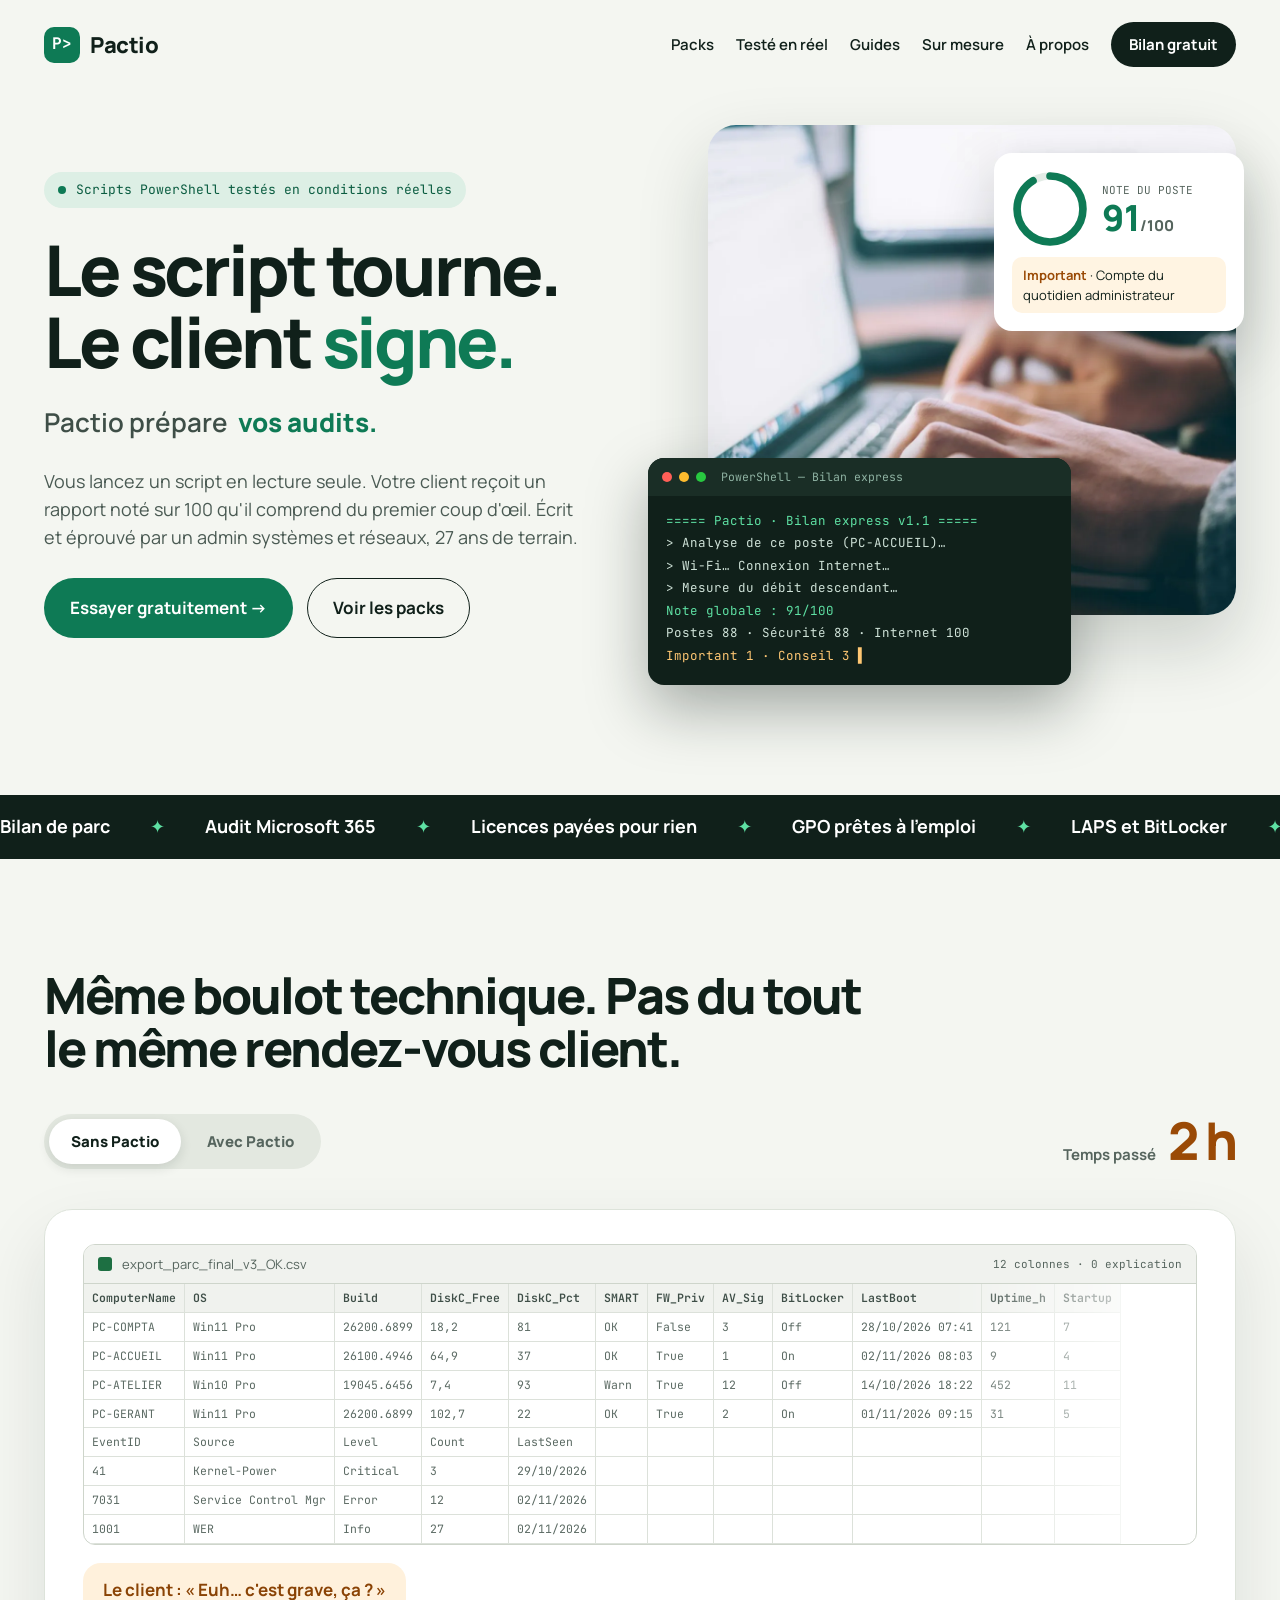
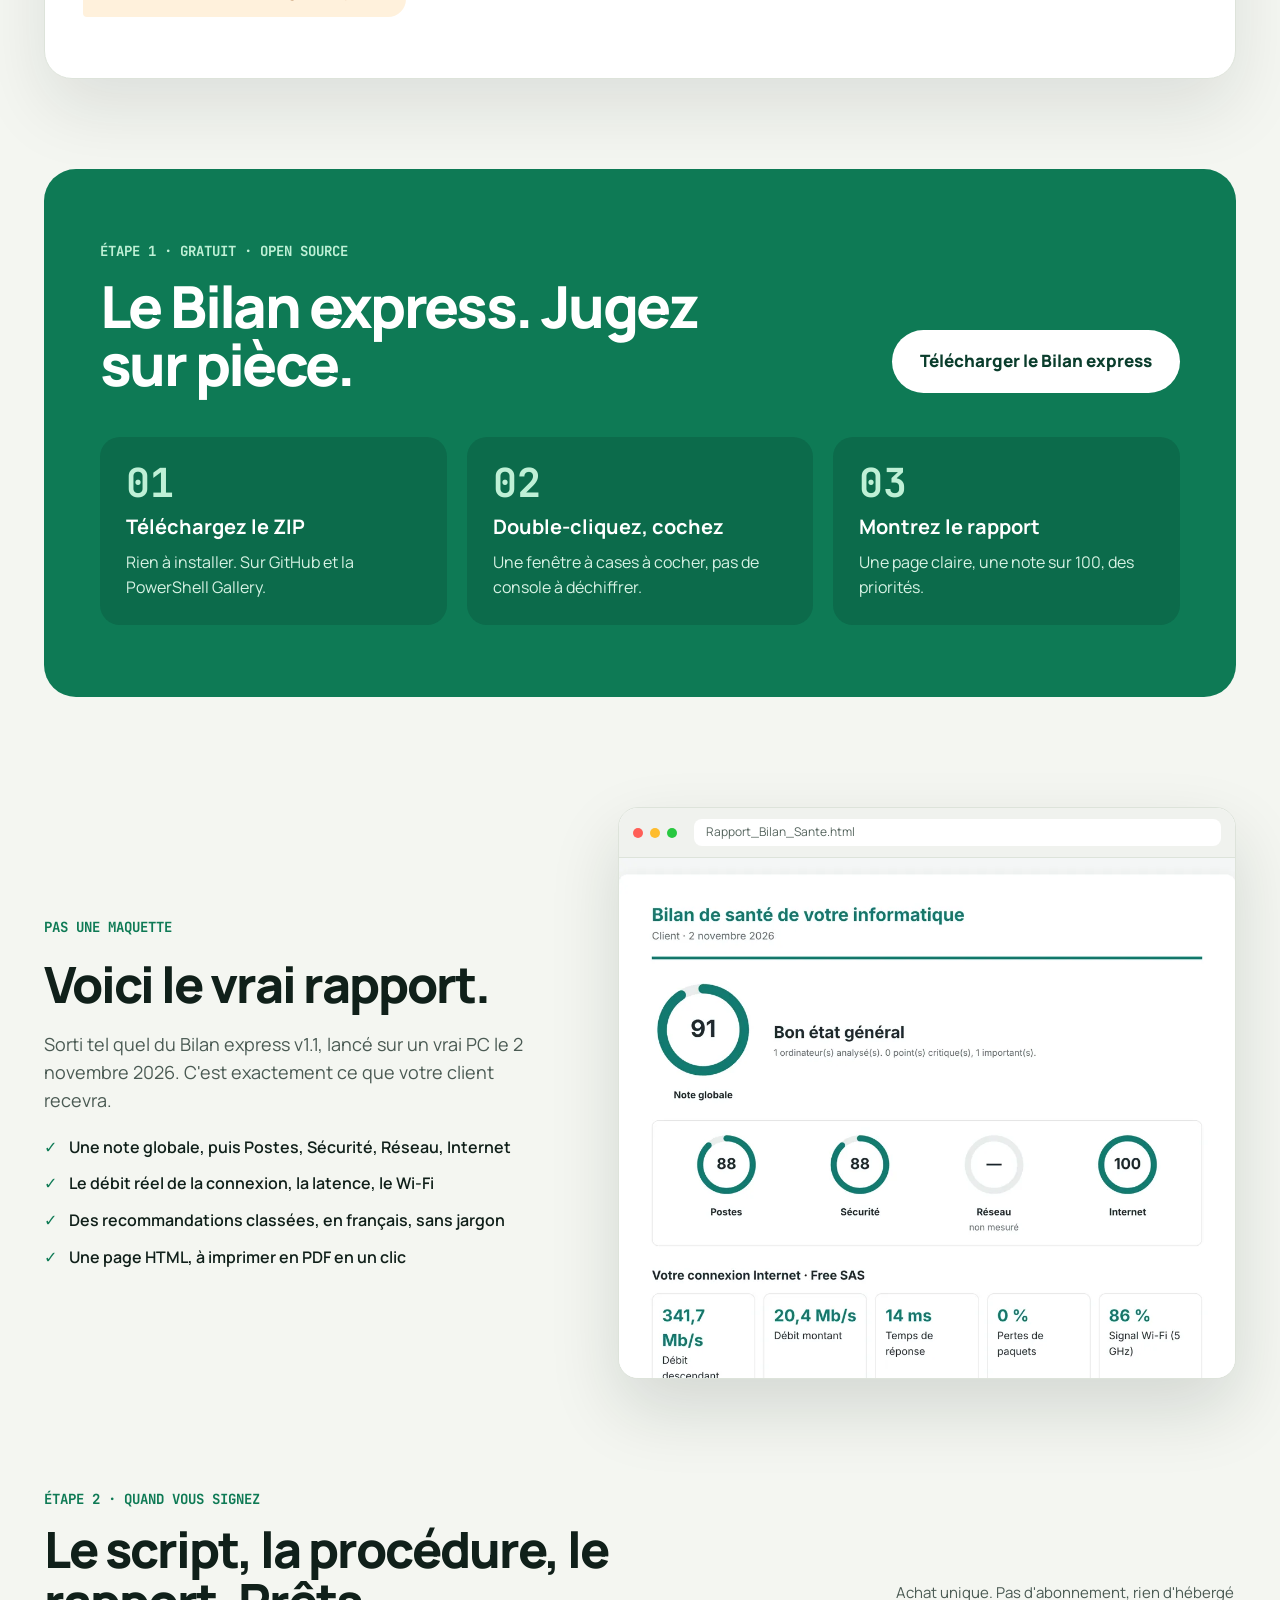
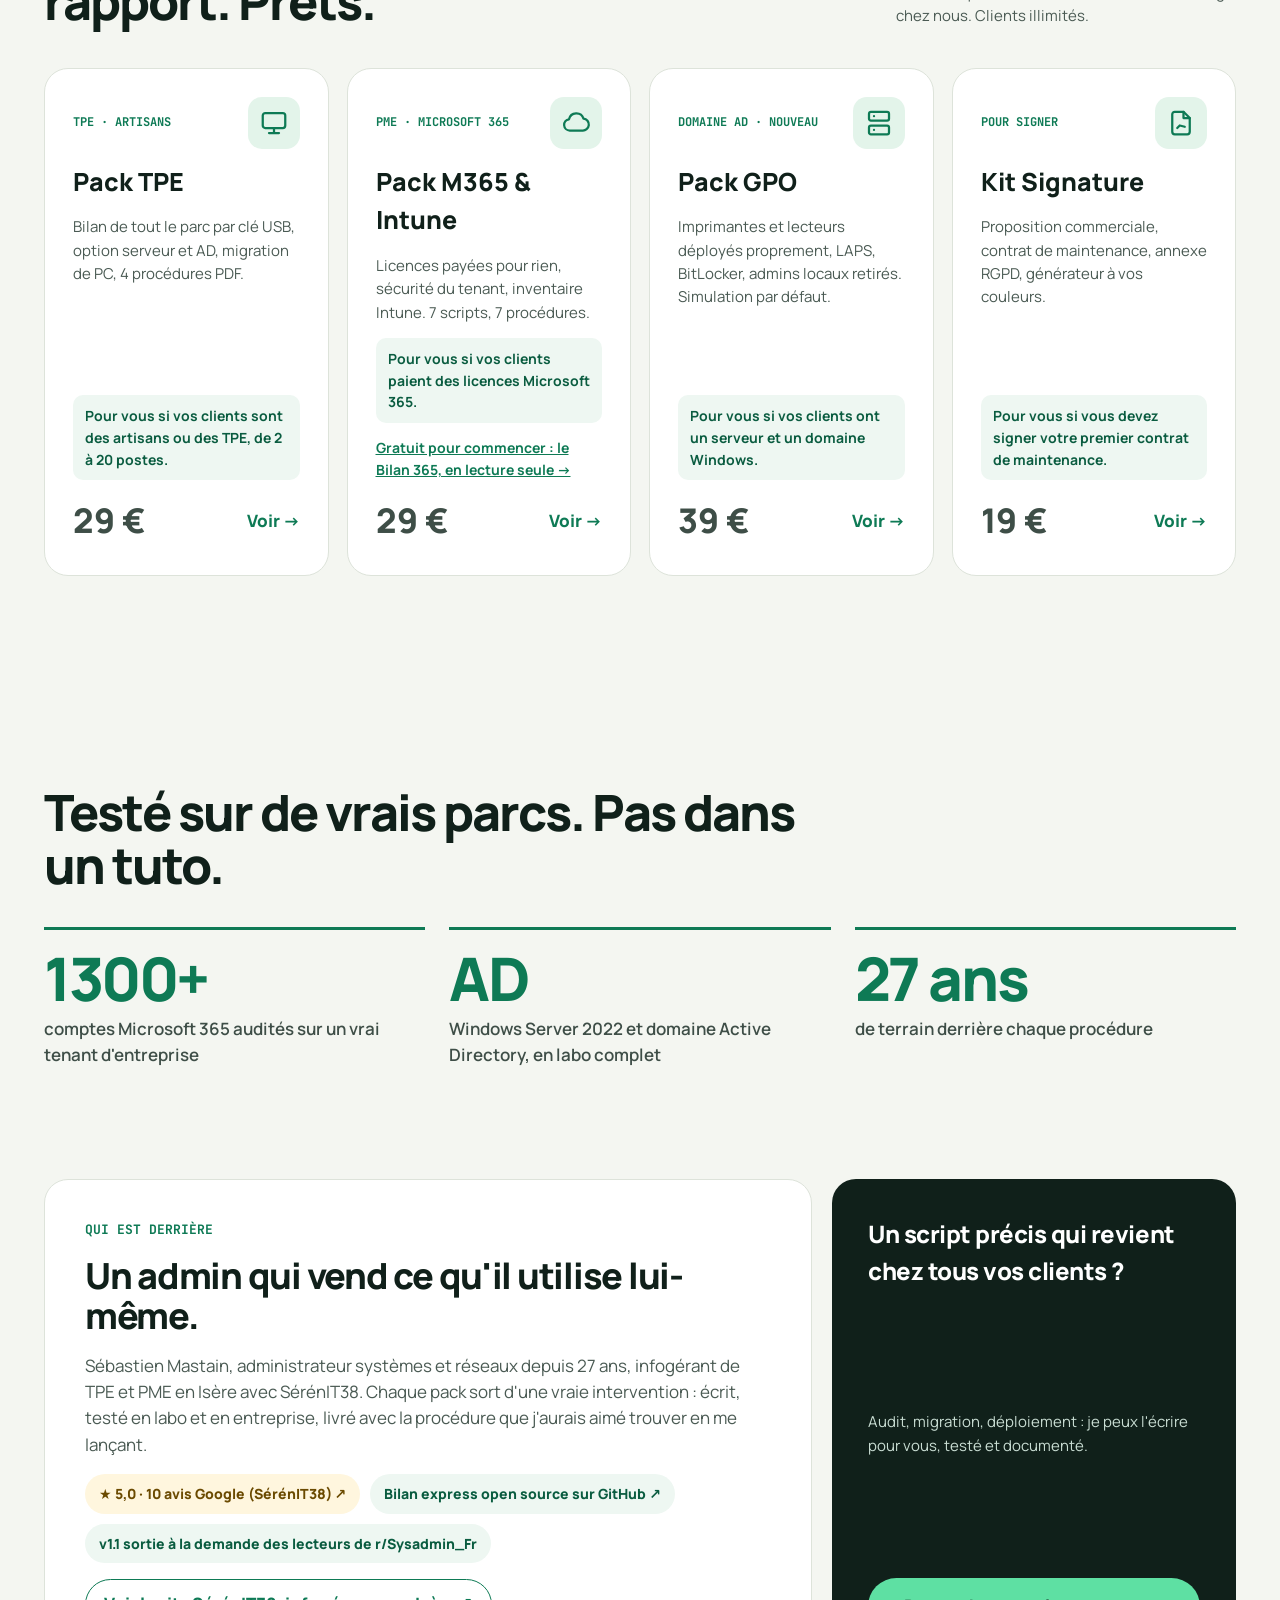
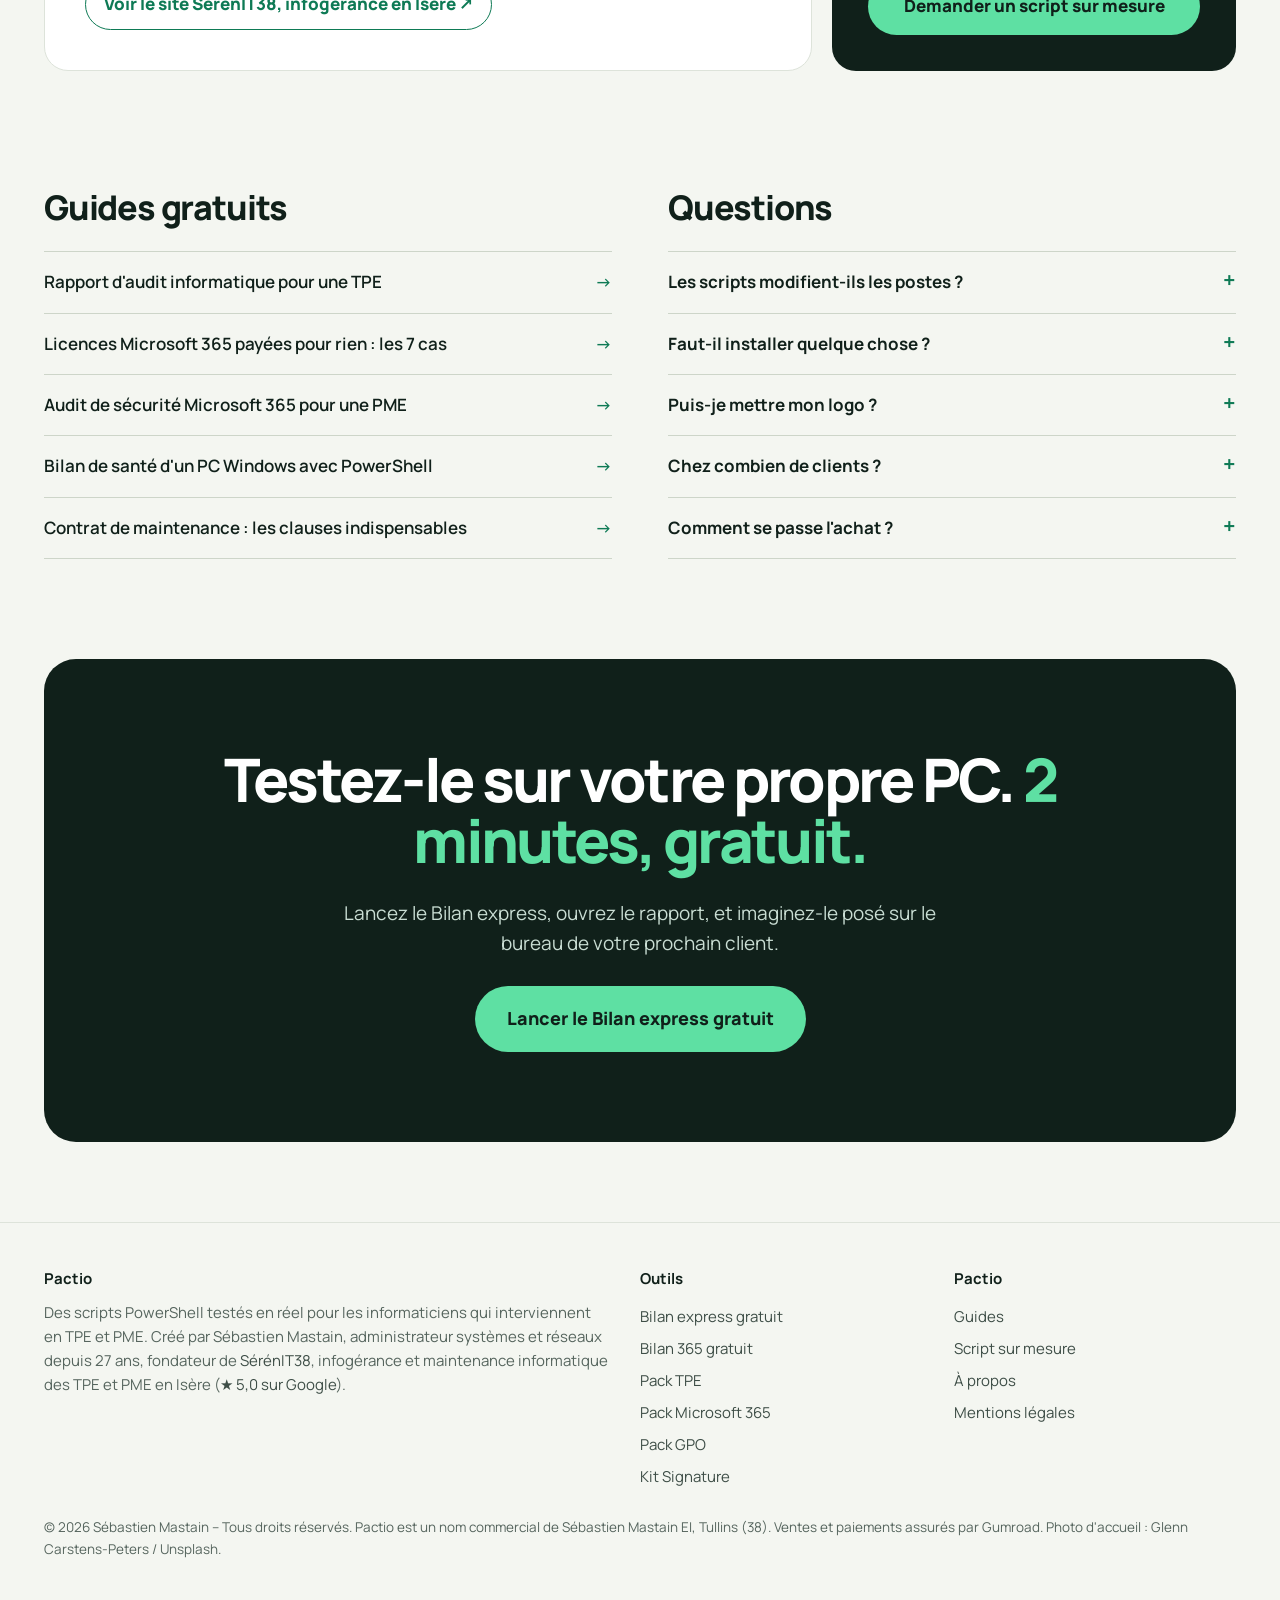
<file: index.html>
<!doctype html>
<html lang="fr"><head><meta charset="utf-8"><meta name="viewport" content="width=device-width, initial-scale=1">
<title>Pactio : scripts PowerShell testés en réel pour informaticiens TPE et PME</title>
<meta name="description" content="Bilan de santé de parc, audit Microsoft 365, migration de PC : des scripts PowerShell testés en réel, avec procédures et rapports clients en français. Bilan express gratuit.">
<meta name="author" content="Sébastien Mastain">
<link rel="canonical" href="https://www.pactio-it.fr/">
<meta property="og:site_name" content="Pactio"><meta property="og:locale" content="fr_FR">
<meta property="og:title" content="Pactio : scripts PowerShell testés en réel pour informaticiens TPE et PME"><meta property="og:description" content="Bilan de santé de parc, audit Microsoft 365, migration de PC : des scripts PowerShell testés en réel, avec procédures et rapports clients en français. Bilan express gratuit.">
<meta property="og:type" content="website"><meta property="og:url" content="https://www.pactio-it.fr/"><meta property="og:image" content="https://www.pactio-it.fr/img/og-pactio.jpg">
<meta name="twitter:card" content="summary_large_image">
<link rel="icon" href="favicon.svg" type="image/svg+xml">
<link rel="preconnect" href="https://fonts.googleapis.com"><link rel="preconnect" href="https://fonts.gstatic.com" crossorigin>
<link rel="stylesheet" href="style.css?v=4">
<script type="application/ld+json">{"@context": "https://schema.org", "@graph": [{"@type": "Organization", "@id": "https://www.pactio-it.fr/#org", "name": "Pactio", "url": "https://www.pactio-it.fr/", "logo": "https://www.pactio-it.fr/favicon.svg", "description": "Scripts PowerShell testés en réel pour les informaticiens qui interviennent en TPE et PME, avec rapports clients en français.", "founder": {"@type": "Person", "name": "Sébastien Mastain", "jobTitle": "Administrateur systèmes et réseaux", "url": "https://www.pactio-it.fr/a-propos.html", "worksFor": {"@type": "Organization", "name": "SérénIT38", "url": "https://www.serenit38.fr"}}, "email": "contact@serenit38.fr", "address": {"@type": "PostalAddress", "addressLocality": "Tullins", "postalCode": "38210", "addressCountry": "FR"}, "sameAs": ["https://pactiofr.gumroad.com", "https://www.tiktok.com/@pactio.fr", "https://www.serenit38.fr"]}, {"@type": "WebSite", "@id": "https://www.pactio-it.fr/#site", "url": "https://www.pactio-it.fr/", "name": "Pactio", "inLanguage": "fr-FR", "publisher": {"@id": "https://www.pactio-it.fr/#org"}}]}</script><script type="application/ld+json">{"@context": "https://schema.org", "@type": "ItemList", "name": "Outils Pactio", "itemListElement": [{"@type": "ListItem", "position": 1, "item": {"@type": "Product", "name": "Bilan express", "description": "Script PowerShell gratuit : bilan de santé d'un PC Windows en 2 minutes, rapport client noté sur 100.", "url": "https://pactiofr.gumroad.com/l/bilan-express", "image": "https://www.pactio-it.fr/img/bilan-express.jpg", "brand": {"@type": "Brand", "name": "Pactio"}, "offers": {"@type": "Offer", "price": "0", "priceCurrency": "EUR", "availability": "https://schema.org/InStock", "url": "https://pactiofr.gumroad.com/l/bilan-express"}}}, {"@type": "ListItem", "position": 2, "item": {"@type": "Product", "name": "Pack TPE", "description": "Bilan de santé de tout le parc (postes, réseau, Internet), option serveur et Active Directory, migration de PC. 3 scripts PowerShell et 4 procédures PDF.", "url": "https://pactiofr.gumroad.com/l/pack-tpe", "image": "https://www.pactio-it.fr/img/pack-tpe.jpg", "brand": {"@type": "Brand", "name": "Pactio"}, "offers": {"@type": "Offer", "price": "29", "priceCurrency": "EUR", "availability": "https://schema.org/InStock", "url": "https://pactiofr.gumroad.com/l/pack-tpe"}}}, {"@type": "ListItem", "position": 3, "item": {"@type": "Product", "name": "Pack Scripts Microsoft 365 et Intune", "description": "Audit des licences Microsoft 365 chiffré en euros, audit de sécurité du tenant, inventaire Intune, Windows Update, Dell Command Update. 6 scripts PowerShell.", "url": "https://pactiofr.gumroad.com/l/pack-scripts-m365", "image": "https://www.pactio-it.fr/img/pack-m365.jpg", "brand": {"@type": "Brand", "name": "Pactio"}, "offers": {"@type": "Offer", "price": "29", "priceCurrency": "EUR", "availability": "https://schema.org/InStock", "url": "https://pactiofr.gumroad.com/l/pack-scripts-m365"}}}, {"@type": "ListItem", "position": 4, "item": {"@type": "Product", "name": "Kit Signature", "description": "Proposition commerciale, contrat de maintenance informatique et annexe RGPD, remplis à vos couleurs par un générateur.", "url": "https://pactiofr.gumroad.com/l/kit-signature", "image": "https://www.pactio-it.fr/img/og-pactio.jpg", "brand": {"@type": "Brand", "name": "Pactio"}, "offers": {"@type": "Offer", "price": "19", "priceCurrency": "EUR", "availability": "https://schema.org/InStock", "url": "https://pactiofr.gumroad.com/l/kit-signature"}}}]}</script><script type="application/ld+json">{"@context": "https://schema.org", "@type": "FAQPage", "mainEntity": [{"@type": "Question", "name": "Les scripts Pactio modifient-ils les postes ou le tenant du client ?", "acceptedAnswer": {"@type": "Answer", "text": "Non pour les audits : le Bilan express, le bilan de santé du parc, l'audit des licences et l'audit de sécurité Microsoft 365 sont en lecture seule. Les scripts qui corrigent (Windows Update, Dell Command Update, restauration de migration) ont un mode simulation et ne se lancent que si vous le demandez."}}, {"@type": "Question", "name": "Faut-il installer quelque chose ?", "acceptedAnswer": {"@type": "Answer", "text": "Les scripts du Pack TPE et le Bilan express tournent avec PowerShell 5.1, fourni par Windows 10 et 11, sans module à installer. Les scripts Microsoft 365 utilisent le module officiel Microsoft Graph PowerShell, installé par un script de préparation fourni."}}, {"@type": "Question", "name": "Peut-on mettre son propre logo sur les rapports ?", "acceptedAnswer": {"@type": "Answer", "text": "Oui. Les rapports des packs acceptent votre nom, votre logo et votre couleur. La version gratuite du Bilan express garde la présentation Pactio."}}, {"@type": "Question", "name": "Les scripts ont-ils vraiment été testés ?", "acceptedAnswer": {"@type": "Answer", "text": "Oui, chaque script a tourné en conditions réelles avant sa mise en vente : un tenant Microsoft 365 de plus de 1 300 comptes, un labo Windows Server 2022 avec domaine Active Directory et un PC Windows 11 joint, et de vraies migrations de PC."}}, {"@type": "Question", "name": "Puis-je utiliser les scripts chez tous mes clients ?", "acceptedAnswer": {"@type": "Answer", "text": "Oui. La licence couvre une entreprise, avec des clients illimités. La revente et le partage des scripts sont interdits."}}, {"@type": "Question", "name": "Comment se passe l'achat ?", "acceptedAnswer": {"@type": "Answer", "text": "Par Gumroad, qui encaisse le paiement, gère la TVA et envoie le lien de téléchargement par mail immédiatement."}}]}</script>
</head><body>
<a class="skip" href="#main">Aller au contenu</a>
<main id="main" class="home">
<div style="background: #F4F6F1; color: #10201A; font-family: 'Manrope', system-ui, sans-serif; font-size: 17px; line-height: 1.55; overflow: hidden;">

<header class="top"><div class="wrap nav"><a class="brand" href="index.html" aria-label="Pactio, accueil"><span class="mark" aria-hidden="true">P&gt;</span>Pactio</a>
<nav aria-label="Navigation principale"><a href="index.html#outils">Packs</a><a href="index.html#tests">Testé en réel</a><a href="index.html#guides">Guides</a><a href="script-sur-mesure.html">Sur mesure</a><a href="a-propos.html">À propos</a><a class="cta" href="https://pactiofr.gumroad.com/l/bilan-express">Bilan gratuit</a></nav></div></header>

<section aria-labelledby="c-h1" style="max-width: 1240px; margin: 0 auto; padding: 36px 24px 110px; display: flex; flex-wrap: wrap; gap: 56px; align-items: center;">
<div style="flex: 1 1 480px; min-width: 0; display: flex; flex-direction: column; gap: 26px;">
<p style="margin: 0; display: inline-flex; align-self: flex-start; gap: 10px; align-items: center; font-family: 'JetBrains Mono', monospace; font-size: 13px; color: #0A5C40; background: #DDEFE5; padding: 8px 14px; border-radius: 999px;"><span class="pulse" style="width: 8px; height: 8px; border-radius: 50%; background: #0E7A55;"></span>Scripts PowerShell testés en conditions réelles</p>
<h1 class="h1x" id="c-h1" style="margin: 0; font-size: 70px; line-height: 1.02; letter-spacing: -0.045em; font-weight: 800;">Le script tourne.<br>Le client <span style="color: #0E7A55;">signe.</span></h1>
<div style="font-size: 26px; line-height: 1.5em; font-weight: 600; color: #3E4E47; display: flex; flex-wrap: wrap; gap: 0 10px; align-items: flex-end;">
<span>Pactio prépare</span>
<span style="display: inline-block; height: 1.5em; line-height: 1.5em; overflow: hidden; vertical-align: bottom; color: #0E7A55; font-weight: 800;">
<span class="words" style="display: flex; flex-direction: column;">
<span style="display: block; height: 1.5em; line-height: 1.5em;">vos audits.</span>
<span style="display: block; height: 1.5em; line-height: 1.5em;">vos migrations.</span>
<span style="display: block; height: 1.5em; line-height: 1.5em;">vos GPO.</span>
<span style="display: block; height: 1.5em; line-height: 1.5em;">vos contrats.</span>
<span style="display: block; height: 1.5em; line-height: 1.5em;">vos audits.</span>
</span>
</span>
</div>
<p style="margin: 0; font-size: 18px; color: #4A5A53; max-width: 540px;">Vous lancez un script en lecture seule. Votre client reçoit un rapport noté sur 100 qu'il comprend du premier coup d'œil. Écrit et éprouvé par un admin systèmes et réseaux, 27 ans de terrain.</p>
<div style="display: flex; flex-wrap: wrap; gap: 14px;">
<a href="#bilan" style="background: #0E7A55; color: #FFFFFF; text-decoration: none; padding: 17px 26px; border-radius: 999px; font-weight: 700; font-size: 17px;">Essayer gratuitement →</a>
<a href="#outils" style="color: #10201A; text-decoration: none; padding: 16px 25px; border-radius: 999px; font-weight: 700; border: 1.5px solid #10201A;">Voir les packs</a>
</div>
</div>

<div class="hv" style="flex: 1 1 520px; min-width: 0; position: relative; height: 560px;">
<div class="hv-photo" style="position: absolute; top: 0; right: 0; bottom: 70px; left: 60px; border-radius: 28px; overflow: hidden; box-shadow: 0 30px 70px rgba(16,32,26,0.18);">
<img class="pz" src="img/mains.webp" alt="Mains sur le clavier d'un ordinateur portable" style="width: 100%; height: 100%; object-fit: cover; display: block;">
</div>
<div id="heroAnim">
<div class="pop hv-term" style="animation-delay: .1s; position: absolute; left: 0; bottom: 0; width: 72%; background: #10201A; border-radius: 16px; overflow: hidden; box-shadow: 0 24px 60px rgba(16,32,26,0.35);">
<div style="display: flex; align-items: center; gap: 7px; padding: 10px 14px; background: #1A2E26;">
<span style="width: 10px; height: 10px; border-radius: 50%; background: #FF5F57;"></span><span style="width: 10px; height: 10px; border-radius: 50%; background: #FEBC2E;"></span><span style="width: 10px; height: 10px; border-radius: 50%; background: #28C840;"></span>
<span style="margin-left: 8px; font-family: 'JetBrains Mono', monospace; font-size: 11.5px; color: #8FB3A3;">PowerShell — Bilan express</span>
</div>
<div style="padding: 14px 18px 18px; font-family: 'JetBrains Mono', monospace; font-size: 12.5px; line-height: 1.8; color: #CFE2D8;">
<div class="ln" style="animation-delay: .4s; color: #5EE0A3;">===== Pactio · Bilan express v1.1 =====</div>
<div class="ln" style="animation-delay: .8s;">&gt; Analyse de ce poste (PC-ACCUEIL)…</div>
<div class="ln" style="animation-delay: 1.1s;">&gt; Wi-Fi… Connexion Internet…</div>
<div class="ln" style="animation-delay: 1.4s;">&gt; Mesure du débit descendant…</div>
<div class="ln" style="animation-delay: 1.8s; color: #5EE0A3;">Note globale : 91/100</div>
<div class="ln" style="animation-delay: 2.1s;">Postes 88 · Sécurité 88 · Internet 100</div>
<div class="ln" style="animation-delay: 2.4s; color: #FFC773;">Important 1 · Conseil 3 <span class="blink">▌</span></div>
</div>
</div>
<div class="pop hv-score" style="animation-delay: 2.6s; position: absolute; right: -8px; top: 28px; width: 250px; background: #FFFFFF; border-radius: 18px; padding: 18px; box-shadow: 0 24px 60px rgba(16,32,26,0.22); display: flex; flex-direction: column; gap: 10px;">
<div style="display: flex; align-items: center; gap: 14px;">
<svg width="76" height="76" viewBox="0 0 120 120" aria-hidden="true">
<circle cx="60" cy="60" r="52" fill="none" stroke="#E3ECE6" stroke-width="12"></circle>
<circle class="ring" cx="60" cy="60" r="52" fill="none" stroke="#0E7A55" stroke-width="12" stroke-linecap="round" transform="rotate(-90 60 60)" style="animation-delay: 2.9s;"></circle>
</svg>
<div>
<div style="font-size: 11px; color: #56655E; font-family: 'JetBrains Mono', monospace;">NOTE DU POSTE</div>
<div style="font-size: 36px; font-weight: 800; line-height: 1; color: #0E7A55;"><span class="cnt" style="animation-delay: 2.9s;"></span><span style="font-size: 15px; color: #56655E;">/100</span></div>
</div>
</div>
<div style="font-size: 13px; padding: 8px 11px; background: #FFF4E2; border-radius: 10px;"><b style="color: #9A4A06;">Important</b> · Compte du quotidien administrateur</div>
</div>
</div>
</div>
</section>

<div aria-hidden="true" style="background: #10201A; overflow: hidden; padding: 18px 0;">
<div class="mq" style="display: flex; width: max-content; gap: 40px; font-size: 18px; font-weight: 700; color: #FFFFFF; white-space: nowrap;">
<span>Bilan de parc</span><span style="color: #5EE0A3;">✦</span><span>Audit Microsoft 365</span><span style="color: #5EE0A3;">✦</span><span>Licences payées pour rien</span><span style="color: #5EE0A3;">✦</span><span>GPO prêtes à l'emploi</span><span style="color: #5EE0A3;">✦</span><span>LAPS et BitLocker</span><span style="color: #5EE0A3;">✦</span><span>Migration de PC</span><span style="color: #5EE0A3;">✦</span><span>Contrat de maintenance</span><span style="color: #5EE0A3;">✦</span>
<span>Bilan de parc</span><span style="color: #5EE0A3;">✦</span><span>Audit Microsoft 365</span><span style="color: #5EE0A3;">✦</span><span>Licences payées pour rien</span><span style="color: #5EE0A3;">✦</span><span>GPO prêtes à l'emploi</span><span style="color: #5EE0A3;">✦</span><span>LAPS et BitLocker</span><span style="color: #5EE0A3;">✦</span><span>Migration de PC</span><span style="color: #5EE0A3;">✦</span><span>Contrat de maintenance</span><span style="color: #5EE0A3;">✦</span>
</div>
</div>

<section aria-labelledby="c-avap" style="max-width: 1240px; margin: 0 auto; padding: 110px 24px 90px; display: flex; flex-direction: column; gap: 40px;">
<h2 class="h2x" id="c-avap" style="margin: 0; font-size: 50px; line-height: 1.05; letter-spacing: -0.04em; font-weight: 800; max-width: 820px;">Même boulot technique. Pas du tout le même rendez-vous client.</h2>
<div style="display: flex; flex-wrap: wrap; justify-content: space-between; align-items: center; gap: 20px;">
<div role="group" aria-label="Comparer" style="display: inline-flex; background: #E3E8E0; border-radius: 999px; padding: 5px; gap: 4px;">
<button type="button" class="tg tg-sans" aria-pressed="true" data-mode="sans">Sans Pactio</button>
<button type="button" class="tg tg-avec" aria-pressed="false" data-mode="avec">Avec Pactio</button>
</div>
<div style="display: flex; align-items: baseline; gap: 12px;">
<span style="font-size: 15px; font-weight: 700; color: #56655E;">Temps passé</span>
<span data-show="sans"><span class="pop" style="font-size: 52px; font-weight: 800; letter-spacing: -0.04em; line-height: 1; color: #9A4A06;">2 h</span></span>
<span data-show="avec" hidden><span class="pop" style="font-size: 52px; font-weight: 800; letter-spacing: -0.04em; line-height: 1; color: #0E7A55;">2 min</span></span>
</div>
</div>
<div style="position: relative; min-height: 470px; border-radius: 28px; background: #FFFFFF; border: 1.5px solid #DDE3DA; box-shadow: 0 30px 70px rgba(16,32,26,0.10); overflow: hidden;">

<div data-show="sans">
<div class="padc" style="padding: 34px 38px; display: flex; flex-direction: column; gap: 18px;">
<div style="border: 1px solid #CED5CB; border-radius: 12px; overflow: hidden;">
<div style="display: flex; align-items: center; gap: 10px; padding: 9px 14px; background: #F0F2EE; border-bottom: 1px solid #CED5CB; font-size: 13px; color: #56655E;"><span style="width: 14px; height: 14px; border-radius: 3px; background: #1D6F42;"></span>export_parc_final_v3_OK.csv<span style="margin-left: auto; font-family: 'JetBrains Mono', monospace; font-size: 11px;">12 colonnes · 0 explication</span></div>
<div style="overflow: hidden; -webkit-mask-image: linear-gradient(90deg, #000 78%, transparent); mask-image: linear-gradient(90deg, #000 78%, transparent);">
<table style="border-collapse: collapse; font-family: 'JetBrains Mono', monospace; font-size: 11.5px; color: #5B6A63;"><tr class="ln" style="animation-delay: 0.25s; background: #F0F2EE; font-weight: 600; color: #3E4E47;"><td style="padding: 5px 8px; border-right: 1px solid #DCE1DA; border-bottom: 1px solid #DCE1DA; white-space: nowrap;">ComputerName</td><td style="padding: 5px 8px; border-right: 1px solid #DCE1DA; border-bottom: 1px solid #DCE1DA; white-space: nowrap;">OS</td><td style="padding: 5px 8px; border-right: 1px solid #DCE1DA; border-bottom: 1px solid #DCE1DA; white-space: nowrap;">Build</td><td style="padding: 5px 8px; border-right: 1px solid #DCE1DA; border-bottom: 1px solid #DCE1DA; white-space: nowrap;">DiskC_Free</td><td style="padding: 5px 8px; border-right: 1px solid #DCE1DA; border-bottom: 1px solid #DCE1DA; white-space: nowrap;">DiskC_Pct</td><td style="padding: 5px 8px; border-right: 1px solid #DCE1DA; border-bottom: 1px solid #DCE1DA; white-space: nowrap;">SMART</td><td style="padding: 5px 8px; border-right: 1px solid #DCE1DA; border-bottom: 1px solid #DCE1DA; white-space: nowrap;">FW_Priv</td><td style="padding: 5px 8px; border-right: 1px solid #DCE1DA; border-bottom: 1px solid #DCE1DA; white-space: nowrap;">AV_Sig</td><td style="padding: 5px 8px; border-right: 1px solid #DCE1DA; border-bottom: 1px solid #DCE1DA; white-space: nowrap;">BitLocker</td><td style="padding: 5px 8px; border-right: 1px solid #DCE1DA; border-bottom: 1px solid #DCE1DA; white-space: nowrap;">LastBoot</td><td style="padding: 5px 8px; border-right: 1px solid #DCE1DA; border-bottom: 1px solid #DCE1DA; white-space: nowrap;">Uptime_h</td><td style="padding: 5px 8px; border-right: 1px solid #DCE1DA; border-bottom: 1px solid #DCE1DA; white-space: nowrap;">Startup</td></tr><tr class="ln" style="animation-delay: 0.53s;"><td style="padding: 5px 8px; border-right: 1px solid #DCE1DA; border-bottom: 1px solid #DCE1DA; white-space: nowrap;">PC-COMPTA</td><td style="padding: 5px 8px; border-right: 1px solid #DCE1DA; border-bottom: 1px solid #DCE1DA; white-space: nowrap;">Win11 Pro</td><td style="padding: 5px 8px; border-right: 1px solid #DCE1DA; border-bottom: 1px solid #DCE1DA; white-space: nowrap;">26200.6899</td><td style="padding: 5px 8px; border-right: 1px solid #DCE1DA; border-bottom: 1px solid #DCE1DA; white-space: nowrap;">18,2</td><td style="padding: 5px 8px; border-right: 1px solid #DCE1DA; border-bottom: 1px solid #DCE1DA; white-space: nowrap;">81</td><td style="padding: 5px 8px; border-right: 1px solid #DCE1DA; border-bottom: 1px solid #DCE1DA; white-space: nowrap;">OK</td><td style="padding: 5px 8px; border-right: 1px solid #DCE1DA; border-bottom: 1px solid #DCE1DA; white-space: nowrap;">False</td><td style="padding: 5px 8px; border-right: 1px solid #DCE1DA; border-bottom: 1px solid #DCE1DA; white-space: nowrap;">3</td><td style="padding: 5px 8px; border-right: 1px solid #DCE1DA; border-bottom: 1px solid #DCE1DA; white-space: nowrap;">Off</td><td style="padding: 5px 8px; border-right: 1px solid #DCE1DA; border-bottom: 1px solid #DCE1DA; white-space: nowrap;">28/10/2026 07:41</td><td style="padding: 5px 8px; border-right: 1px solid #DCE1DA; border-bottom: 1px solid #DCE1DA; white-space: nowrap;">121</td><td style="padding: 5px 8px; border-right: 1px solid #DCE1DA; border-bottom: 1px solid #DCE1DA; white-space: nowrap;">7</td></tr><tr class="ln" style="animation-delay: 0.81s;"><td style="padding: 5px 8px; border-right: 1px solid #DCE1DA; border-bottom: 1px solid #DCE1DA; white-space: nowrap;">PC-ACCUEIL</td><td style="padding: 5px 8px; border-right: 1px solid #DCE1DA; border-bottom: 1px solid #DCE1DA; white-space: nowrap;">Win11 Pro</td><td style="padding: 5px 8px; border-right: 1px solid #DCE1DA; border-bottom: 1px solid #DCE1DA; white-space: nowrap;">26100.4946</td><td style="padding: 5px 8px; border-right: 1px solid #DCE1DA; border-bottom: 1px solid #DCE1DA; white-space: nowrap;">64,9</td><td style="padding: 5px 8px; border-right: 1px solid #DCE1DA; border-bottom: 1px solid #DCE1DA; white-space: nowrap;">37</td><td style="padding: 5px 8px; border-right: 1px solid #DCE1DA; border-bottom: 1px solid #DCE1DA; white-space: nowrap;">OK</td><td style="padding: 5px 8px; border-right: 1px solid #DCE1DA; border-bottom: 1px solid #DCE1DA; white-space: nowrap;">True</td><td style="padding: 5px 8px; border-right: 1px solid #DCE1DA; border-bottom: 1px solid #DCE1DA; white-space: nowrap;">1</td><td style="padding: 5px 8px; border-right: 1px solid #DCE1DA; border-bottom: 1px solid #DCE1DA; white-space: nowrap;">On</td><td style="padding: 5px 8px; border-right: 1px solid #DCE1DA; border-bottom: 1px solid #DCE1DA; white-space: nowrap;">02/11/2026 08:03</td><td style="padding: 5px 8px; border-right: 1px solid #DCE1DA; border-bottom: 1px solid #DCE1DA; white-space: nowrap;">9</td><td style="padding: 5px 8px; border-right: 1px solid #DCE1DA; border-bottom: 1px solid #DCE1DA; white-space: nowrap;">4</td></tr><tr class="ln" style="animation-delay: 1.09s;"><td style="padding: 5px 8px; border-right: 1px solid #DCE1DA; border-bottom: 1px solid #DCE1DA; white-space: nowrap;">PC-ATELIER</td><td style="padding: 5px 8px; border-right: 1px solid #DCE1DA; border-bottom: 1px solid #DCE1DA; white-space: nowrap;">Win10 Pro</td><td style="padding: 5px 8px; border-right: 1px solid #DCE1DA; border-bottom: 1px solid #DCE1DA; white-space: nowrap;">19045.6456</td><td style="padding: 5px 8px; border-right: 1px solid #DCE1DA; border-bottom: 1px solid #DCE1DA; white-space: nowrap;">7,4</td><td style="padding: 5px 8px; border-right: 1px solid #DCE1DA; border-bottom: 1px solid #DCE1DA; white-space: nowrap;">93</td><td style="padding: 5px 8px; border-right: 1px solid #DCE1DA; border-bottom: 1px solid #DCE1DA; white-space: nowrap;">Warn</td><td style="padding: 5px 8px; border-right: 1px solid #DCE1DA; border-bottom: 1px solid #DCE1DA; white-space: nowrap;">True</td><td style="padding: 5px 8px; border-right: 1px solid #DCE1DA; border-bottom: 1px solid #DCE1DA; white-space: nowrap;">12</td><td style="padding: 5px 8px; border-right: 1px solid #DCE1DA; border-bottom: 1px solid #DCE1DA; white-space: nowrap;">Off</td><td style="padding: 5px 8px; border-right: 1px solid #DCE1DA; border-bottom: 1px solid #DCE1DA; white-space: nowrap;">14/10/2026 18:22</td><td style="padding: 5px 8px; border-right: 1px solid #DCE1DA; border-bottom: 1px solid #DCE1DA; white-space: nowrap;">452</td><td style="padding: 5px 8px; border-right: 1px solid #DCE1DA; border-bottom: 1px solid #DCE1DA; white-space: nowrap;">11</td></tr><tr class="ln" style="animation-delay: 1.37s;"><td style="padding: 5px 8px; border-right: 1px solid #DCE1DA; border-bottom: 1px solid #DCE1DA; white-space: nowrap;">PC-GERANT</td><td style="padding: 5px 8px; border-right: 1px solid #DCE1DA; border-bottom: 1px solid #DCE1DA; white-space: nowrap;">Win11 Pro</td><td style="padding: 5px 8px; border-right: 1px solid #DCE1DA; border-bottom: 1px solid #DCE1DA; white-space: nowrap;">26200.6899</td><td style="padding: 5px 8px; border-right: 1px solid #DCE1DA; border-bottom: 1px solid #DCE1DA; white-space: nowrap;">102,7</td><td style="padding: 5px 8px; border-right: 1px solid #DCE1DA; border-bottom: 1px solid #DCE1DA; white-space: nowrap;">22</td><td style="padding: 5px 8px; border-right: 1px solid #DCE1DA; border-bottom: 1px solid #DCE1DA; white-space: nowrap;">OK</td><td style="padding: 5px 8px; border-right: 1px solid #DCE1DA; border-bottom: 1px solid #DCE1DA; white-space: nowrap;">True</td><td style="padding: 5px 8px; border-right: 1px solid #DCE1DA; border-bottom: 1px solid #DCE1DA; white-space: nowrap;">2</td><td style="padding: 5px 8px; border-right: 1px solid #DCE1DA; border-bottom: 1px solid #DCE1DA; white-space: nowrap;">On</td><td style="padding: 5px 8px; border-right: 1px solid #DCE1DA; border-bottom: 1px solid #DCE1DA; white-space: nowrap;">01/11/2026 09:15</td><td style="padding: 5px 8px; border-right: 1px solid #DCE1DA; border-bottom: 1px solid #DCE1DA; white-space: nowrap;">31</td><td style="padding: 5px 8px; border-right: 1px solid #DCE1DA; border-bottom: 1px solid #DCE1DA; white-space: nowrap;">5</td></tr><tr class="ln" style="animation-delay: 1.65s;"><td style="padding: 5px 8px; border-right: 1px solid #DCE1DA; border-bottom: 1px solid #DCE1DA; white-space: nowrap;">EventID</td><td style="padding: 5px 8px; border-right: 1px solid #DCE1DA; border-bottom: 1px solid #DCE1DA; white-space: nowrap;">Source</td><td style="padding: 5px 8px; border-right: 1px solid #DCE1DA; border-bottom: 1px solid #DCE1DA; white-space: nowrap;">Level</td><td style="padding: 5px 8px; border-right: 1px solid #DCE1DA; border-bottom: 1px solid #DCE1DA; white-space: nowrap;">Count</td><td style="padding: 5px 8px; border-right: 1px solid #DCE1DA; border-bottom: 1px solid #DCE1DA; white-space: nowrap;">LastSeen</td><td style="padding: 5px 8px; border-right: 1px solid #DCE1DA; border-bottom: 1px solid #DCE1DA; white-space: nowrap;"></td><td style="padding: 5px 8px; border-right: 1px solid #DCE1DA; border-bottom: 1px solid #DCE1DA; white-space: nowrap;"></td><td style="padding: 5px 8px; border-right: 1px solid #DCE1DA; border-bottom: 1px solid #DCE1DA; white-space: nowrap;"></td><td style="padding: 5px 8px; border-right: 1px solid #DCE1DA; border-bottom: 1px solid #DCE1DA; white-space: nowrap;"></td><td style="padding: 5px 8px; border-right: 1px solid #DCE1DA; border-bottom: 1px solid #DCE1DA; white-space: nowrap;"></td><td style="padding: 5px 8px; border-right: 1px solid #DCE1DA; border-bottom: 1px solid #DCE1DA; white-space: nowrap;"></td><td style="padding: 5px 8px; border-right: 1px solid #DCE1DA; border-bottom: 1px solid #DCE1DA; white-space: nowrap;"></td></tr><tr class="ln" style="animation-delay: 1.93s;"><td style="padding: 5px 8px; border-right: 1px solid #DCE1DA; border-bottom: 1px solid #DCE1DA; white-space: nowrap;">41</td><td style="padding: 5px 8px; border-right: 1px solid #DCE1DA; border-bottom: 1px solid #DCE1DA; white-space: nowrap;">Kernel-Power</td><td style="padding: 5px 8px; border-right: 1px solid #DCE1DA; border-bottom: 1px solid #DCE1DA; white-space: nowrap;">Critical</td><td style="padding: 5px 8px; border-right: 1px solid #DCE1DA; border-bottom: 1px solid #DCE1DA; white-space: nowrap;">3</td><td style="padding: 5px 8px; border-right: 1px solid #DCE1DA; border-bottom: 1px solid #DCE1DA; white-space: nowrap;">29/10/2026</td><td style="padding: 5px 8px; border-right: 1px solid #DCE1DA; border-bottom: 1px solid #DCE1DA; white-space: nowrap;"></td><td style="padding: 5px 8px; border-right: 1px solid #DCE1DA; border-bottom: 1px solid #DCE1DA; white-space: nowrap;"></td><td style="padding: 5px 8px; border-right: 1px solid #DCE1DA; border-bottom: 1px solid #DCE1DA; white-space: nowrap;"></td><td style="padding: 5px 8px; border-right: 1px solid #DCE1DA; border-bottom: 1px solid #DCE1DA; white-space: nowrap;"></td><td style="padding: 5px 8px; border-right: 1px solid #DCE1DA; border-bottom: 1px solid #DCE1DA; white-space: nowrap;"></td><td style="padding: 5px 8px; border-right: 1px solid #DCE1DA; border-bottom: 1px solid #DCE1DA; white-space: nowrap;"></td><td style="padding: 5px 8px; border-right: 1px solid #DCE1DA; border-bottom: 1px solid #DCE1DA; white-space: nowrap;"></td></tr><tr class="ln" style="animation-delay: 2.21s;"><td style="padding: 5px 8px; border-right: 1px solid #DCE1DA; border-bottom: 1px solid #DCE1DA; white-space: nowrap;">7031</td><td style="padding: 5px 8px; border-right: 1px solid #DCE1DA; border-bottom: 1px solid #DCE1DA; white-space: nowrap;">Service Control Mgr</td><td style="padding: 5px 8px; border-right: 1px solid #DCE1DA; border-bottom: 1px solid #DCE1DA; white-space: nowrap;">Error</td><td style="padding: 5px 8px; border-right: 1px solid #DCE1DA; border-bottom: 1px solid #DCE1DA; white-space: nowrap;">12</td><td style="padding: 5px 8px; border-right: 1px solid #DCE1DA; border-bottom: 1px solid #DCE1DA; white-space: nowrap;">02/11/2026</td><td style="padding: 5px 8px; border-right: 1px solid #DCE1DA; border-bottom: 1px solid #DCE1DA; white-space: nowrap;"></td><td style="padding: 5px 8px; border-right: 1px solid #DCE1DA; border-bottom: 1px solid #DCE1DA; white-space: nowrap;"></td><td style="padding: 5px 8px; border-right: 1px solid #DCE1DA; border-bottom: 1px solid #DCE1DA; white-space: nowrap;"></td><td style="padding: 5px 8px; border-right: 1px solid #DCE1DA; border-bottom: 1px solid #DCE1DA; white-space: nowrap;"></td><td style="padding: 5px 8px; border-right: 1px solid #DCE1DA; border-bottom: 1px solid #DCE1DA; white-space: nowrap;"></td><td style="padding: 5px 8px; border-right: 1px solid #DCE1DA; border-bottom: 1px solid #DCE1DA; white-space: nowrap;"></td><td style="padding: 5px 8px; border-right: 1px solid #DCE1DA; border-bottom: 1px solid #DCE1DA; white-space: nowrap;"></td></tr><tr class="ln" style="animation-delay: 2.49s;"><td style="padding: 5px 8px; border-right: 1px solid #DCE1DA; border-bottom: 1px solid #DCE1DA; white-space: nowrap;">1001</td><td style="padding: 5px 8px; border-right: 1px solid #DCE1DA; border-bottom: 1px solid #DCE1DA; white-space: nowrap;">WER</td><td style="padding: 5px 8px; border-right: 1px solid #DCE1DA; border-bottom: 1px solid #DCE1DA; white-space: nowrap;">Info</td><td style="padding: 5px 8px; border-right: 1px solid #DCE1DA; border-bottom: 1px solid #DCE1DA; white-space: nowrap;">27</td><td style="padding: 5px 8px; border-right: 1px solid #DCE1DA; border-bottom: 1px solid #DCE1DA; white-space: nowrap;">02/11/2026</td><td style="padding: 5px 8px; border-right: 1px solid #DCE1DA; border-bottom: 1px solid #DCE1DA; white-space: nowrap;"></td><td style="padding: 5px 8px; border-right: 1px solid #DCE1DA; border-bottom: 1px solid #DCE1DA; white-space: nowrap;"></td><td style="padding: 5px 8px; border-right: 1px solid #DCE1DA; border-bottom: 1px solid #DCE1DA; white-space: nowrap;"></td><td style="padding: 5px 8px; border-right: 1px solid #DCE1DA; border-bottom: 1px solid #DCE1DA; white-space: nowrap;"></td><td style="padding: 5px 8px; border-right: 1px solid #DCE1DA; border-bottom: 1px solid #DCE1DA; white-space: nowrap;"></td><td style="padding: 5px 8px; border-right: 1px solid #DCE1DA; border-bottom: 1px solid #DCE1DA; white-space: nowrap;"></td><td style="padding: 5px 8px; border-right: 1px solid #DCE1DA; border-bottom: 1px solid #DCE1DA; white-space: nowrap;"></td></tr></table>
</div>
</div>
<div class="pop" style="animation-delay: 3s; align-self: flex-start; display: flex; align-items: center; gap: 12px; background: #FFF1DC; color: #8A4305; border-radius: 18px 18px 18px 4px; padding: 14px 20px; font-weight: 700; font-size: 17px;">Le client : « Euh… c'est grave, ça ? »</div>
</div>
</div>

<div data-show="avec" hidden>
<div class="padc" style="padding: 34px 38px; display: flex; flex-wrap: wrap; gap: 28px; align-items: flex-start;">
<div style="flex: 1 1 300px; min-width: 0; background: #10201A; border-radius: 16px; padding: 18px 20px; font-family: 'JetBrains Mono', monospace; font-size: 12.5px; line-height: 1.8; color: #CFE2D8; display: flex; flex-direction: column; gap: 4px;">
<div class="ln" style="animation-delay: .2s; color: #FFFFFF;">PS&gt; .\Bilan-Parc.ps1 -Client "Boulangerie Martin"</div>
<div class="ln" style="animation-delay: .6s;">Analyse de 4 postes…</div>
<div style="height: 8px; background: #22382F; border-radius: 6px; overflow: hidden; margin: 6px 0;"><div class="bar" style="height: 8px; background: #5EE0A3; border-radius: 6px;"></div></div>
<div class="ln" style="animation-delay: 2.1s; color: #5EE0A3;">✓ Rapport généré : Bilan_Boulangerie-Martin.html</div>
</div>
<div class="pop" style="animation-delay: 2.3s; flex: 1.4 1 380px; min-width: 0; display: flex; flex-direction: column; gap: 12px;">
<div style="display: flex; align-items: center; justify-content: space-between; gap: 16px;">
<div><div style="font-size: 13px; color: #56655E;">Bilan du parc · 4 postes</div><div style="font-size: 24px; font-weight: 800;">Boulangerie Martin</div></div>
<div style="font-size: 54px; font-weight: 800; line-height: 1; color: #0E7A55;"><span class="cm"></span><span style="font-size: 18px; color: #56655E;">/100</span></div>
</div>
<div style="display: grid; grid-template-columns: repeat(4, minmax(0, 1fr)); gap: 8px; font-size: 12px; text-align: center; font-weight: 700;">
<div class="pop" style="animation-delay: 2.6s; background: #E3F4EA; color: #0A5C40; border-radius: 12px; padding: 10px 4px;">GÉRANT<br><span style="font-size: 20px;">96</span></div>
<div class="pop" style="animation-delay: 2.75s; background: #E3F4EA; color: #0A5C40; border-radius: 12px; padding: 10px 4px;">ACCUEIL<br><span style="font-size: 20px;">91</span></div>
<div class="pop" style="animation-delay: 2.9s; background: #FFF1DC; color: #8A4305; border-radius: 12px; padding: 10px 4px;">COMPTA<br><span style="font-size: 20px;">74</span></div>
<div class="pop" style="animation-delay: 3.05s; background: #FCE4E1; color: #9B1C12; border-radius: 12px; padding: 10px 4px;">ATELIER<br><span style="font-size: 20px;">52</span></div>
</div>
<div class="ln" style="animation-delay: 3.3s; font-size: 14px; padding: 11px 14px; background: #FCE4E1; border-radius: 10px;"><b style="color: #9B1C12;">Urgent</b> · Atelier : disque plein à 93 %, Windows 10 en fin de support</div>
<div class="ln" style="animation-delay: 3.5s; font-size: 14px; padding: 11px 14px; background: #FFF4E2; border-radius: 10px;"><b style="color: #9A4A06;">Important</b> · Compta : pare-feu coupé, BitLocker désactivé</div>
<div class="pop" style="animation-delay: 4s; align-self: flex-end; background: #E3F4EA; color: #0A5C40; border-radius: 18px 18px 4px 18px; padding: 14px 20px; font-weight: 700; font-size: 17px;">Le client : « D'accord, on commence par l'atelier. »</div>
</div>
</div>
</div>
</div>
</section>

<section id="bilan" aria-labelledby="c-h-bilan" style="max-width: 1240px; margin: 0 auto; padding: 0 24px;">
<div class="padx" style="background: #0E7A55; color: #FFFFFF; border-radius: 32px; padding: 72px 56px; display: flex; flex-direction: column; gap: 44px;">
<div style="display: flex; flex-wrap: wrap; justify-content: space-between; align-items: flex-end; gap: 24px;">
<div style="max-width: 680px; display: flex; flex-direction: column; gap: 14px;">
<p style="margin: 0; font-family: 'JetBrains Mono', monospace; font-size: 14px; font-weight: 700; color: #BFF0D6;">ÉTAPE 1 · GRATUIT · OPEN SOURCE</p>
<h2 class="h2x" id="c-h-bilan" style="margin: 0; font-size: 58px; line-height: 1; letter-spacing: -0.045em; font-weight: 800;">Le Bilan express. Jugez sur pièce.</h2>
</div>
<a href="https://pactiofr.gumroad.com/l/bilan-express" style="background: #FFFFFF; color: #0A3D2C; text-decoration: none; padding: 18px 28px; border-radius: 999px; font-weight: 800; font-size: 17px;">Télécharger le Bilan express</a>
</div>
<ol style="margin: 0; padding: 0; list-style: none; display: grid; grid-template-columns: repeat(auto-fit, minmax(240px, 1fr)); gap: 20px;">
<li style="background: #0C6B4B; border-radius: 20px; padding: 26px; display: flex; flex-direction: column; gap: 8px;"><span style="font-family: 'JetBrains Mono', monospace; font-size: 40px; font-weight: 700; line-height: 1; color: #BFF0D6;">01</span><b style="font-size: 20px;">Téléchargez le ZIP</b><span style="font-size: 16px; color: #D7F2E4;">Rien à installer. Sur GitHub et la PowerShell Gallery.</span></li>
<li style="background: #0C6B4B; border-radius: 20px; padding: 26px; display: flex; flex-direction: column; gap: 8px;"><span style="font-family: 'JetBrains Mono', monospace; font-size: 40px; font-weight: 700; line-height: 1; color: #BFF0D6;">02</span><b style="font-size: 20px;">Double-cliquez, cochez</b><span style="font-size: 16px; color: #D7F2E4;">Une fenêtre à cases à cocher, pas de console à déchiffrer.</span></li>
<li style="background: #0C6B4B; border-radius: 20px; padding: 26px; display: flex; flex-direction: column; gap: 8px;"><span style="font-family: 'JetBrains Mono', monospace; font-size: 40px; font-weight: 700; line-height: 1; color: #BFF0D6;">03</span><b style="font-size: 20px;">Montrez le rapport</b><span style="font-size: 16px; color: #D7F2E4;">Une page claire, une note sur 100, des priorités.</span></li>
</ol>
</div>
</section>

<section aria-labelledby="c-h-vrai" style="max-width: 1240px; margin: 0 auto; padding: 110px 24px 0; display: flex; flex-wrap: wrap; gap: 56px; align-items: center;">
<div style="flex: 1 1 420px; min-width: 0; display: flex; flex-direction: column; gap: 20px;">
<p style="margin: 0; font-family: 'JetBrains Mono', monospace; font-size: 14px; color: #0E7A55; font-weight: 700;">PAS UNE MAQUETTE</p>
<h2 class="h2x" id="c-h-vrai" style="margin: 0; font-size: 50px; line-height: 1.05; letter-spacing: -0.04em; font-weight: 800;">Voici le vrai rapport.</h2>
<p style="margin: 0; font-size: 18px; color: #4A5A53;">Sorti tel quel du Bilan express v1.1, lancé sur un vrai PC le 2 novembre 2026. C'est exactement ce que votre client recevra.</p>
<ul style="margin: 0; padding: 0; list-style: none; display: flex; flex-direction: column; gap: 12px; font-size: 16px; font-weight: 600;">
<li style="display: flex; gap: 12px; align-items: flex-start;"><span style="color: #0E7A55; font-weight: 800;">✓</span>Une note globale, puis Postes, Sécurité, Réseau, Internet</li>
<li style="display: flex; gap: 12px; align-items: flex-start;"><span style="color: #0E7A55; font-weight: 800;">✓</span>Le débit réel de la connexion, la latence, le Wi-Fi</li>
<li style="display: flex; gap: 12px; align-items: flex-start;"><span style="color: #0E7A55; font-weight: 800;">✓</span>Des recommandations classées, en français, sans jargon</li>
<li style="display: flex; gap: 12px; align-items: flex-start;"><span style="color: #0E7A55; font-weight: 800;">✓</span>Une page HTML, à imprimer en PDF en un clic</li>
</ul>
</div>
<div style="flex: 1 1 520px; min-width: 0; background: #FFFFFF; border: 1.5px solid #DDE3DA; border-radius: 20px; overflow: hidden; box-shadow: 0 30px 70px rgba(16,32,26,0.14);">
<div style="display: flex; align-items: center; gap: 7px; padding: 11px 14px; background: #F0F2EE; border-bottom: 1px solid #DDE3DA;">
<span style="width: 10px; height: 10px; border-radius: 50%; background: #FF5F57;"></span><span style="width: 10px; height: 10px; border-radius: 50%; background: #FEBC2E;"></span><span style="width: 10px; height: 10px; border-radius: 50%; background: #28C840;"></span>
<span style="margin-left: 10px; flex-grow: 1; background: #FFFFFF; border-radius: 8px; padding: 4px 12px; font-size: 12px; color: #56655E;">Rapport_Bilan_Sante.html</span>
</div>
<div style="height: 520px; overflow: hidden;">
<img class="scrollrep" src="img/rapport.webp" alt="Rapport réel du Bilan express : note globale 91 sur 100, Postes 88, Sécurité 88, Internet 100, débit, ordinateurs analysés et recommandations classées" style="width: 100%; display: block;">
</div>
</div>
</section>

<section id="outils" aria-labelledby="c-h-outils" style="max-width: 1240px; margin: 0 auto; padding: 110px 24px 60px; display: flex; flex-direction: column; gap: 40px;">
<div style="display: flex; flex-wrap: wrap; justify-content: space-between; align-items: flex-end; gap: 20px;">
<div style="display: flex; flex-direction: column; gap: 12px; max-width: 700px;">
<p style="margin: 0; font-family: 'JetBrains Mono', monospace; font-size: 14px; color: #0E7A55; font-weight: 700;">ÉTAPE 2 · QUAND VOUS SIGNEZ</p>
<h2 class="h2x" id="c-h-outils" style="margin: 0; font-size: 50px; line-height: 1.05; letter-spacing: -0.04em; font-weight: 800;">Le script, la procédure, le rapport. Prêts.</h2>
</div>
<p style="margin: 0; font-size: 15px; color: #4A5A53; max-width: 340px;">Achat unique. Pas d'abonnement, rien d'hébergé chez nous. Clients illimités.</p>
</div>
<div style="display: grid; grid-template-columns: repeat(auto-fit, minmax(260px, 1fr)); gap: 18px;">
<article class="card" style="background: #FFFFFF; border: 1.5px solid #DDE3DA; border-radius: 24px; padding: 28px; display: flex; flex-direction: column; gap: 14px; min-height: 340px;">
<div style="display: flex; align-items: center; justify-content: space-between; gap: 10px;"><div style="font-family: 'JetBrains Mono', monospace; font-size: 12px; color: #0E7A55; font-weight: 700;">TPE · ARTISANS</div><span style="width: 52px; height: 52px; border-radius: 14px; background: #E3F4EA; display: flex; align-items: center; justify-content: center;"><svg width="30" height="30" viewBox="0 0 24 24" fill="none" stroke="#0E7A55" stroke-width="1.8" stroke-linecap="round" stroke-linejoin="round" aria-hidden="true"><rect x="3" y="4" width="18" height="12" rx="2"></rect><path d="M8 20h8M12 16v4"></path></svg></span></div>
<h3 style="margin: 0; font-size: 25px; font-weight: 800;">Pack TPE</h3>
<p style="margin: 0; font-size: 15px; color: #4A5A53; flex-grow: 1;">Bilan de tout le parc par clé USB, option serveur et AD, migration de PC, 4 procédures PDF.</p>
<p style="margin: 0; font-size: 14px; font-weight: 700; color: #0A5C40; background: #EEF7F2; border-radius: 10px; padding: 10px 12px;">Pour vous si vos clients sont des artisans ou des TPE, de 2 à 20 postes.</p>
<div style="display: flex; justify-content: space-between; align-items: center;"><span style="font-size: 34px; font-weight: 800;">29 €</span><a href="https://pactiofr.gumroad.com/l/pack-tpe" style="font-weight: 800; text-decoration: none; padding: 10px 0;">Voir →</a></div>
</article>
<article class="card" style="background: #FFFFFF; border: 1.5px solid #DDE3DA; border-radius: 24px; padding: 28px; display: flex; flex-direction: column; gap: 14px; min-height: 340px;">
<div style="display: flex; align-items: center; justify-content: space-between; gap: 10px;"><div style="font-family: 'JetBrains Mono', monospace; font-size: 12px; color: #0E7A55; font-weight: 700;">PME · MICROSOFT 365</div><span style="width: 52px; height: 52px; border-radius: 14px; background: #E3F4EA; display: flex; align-items: center; justify-content: center;"><svg width="30" height="30" viewBox="0 0 24 24" fill="none" stroke="#0E7A55" stroke-width="1.8" stroke-linecap="round" stroke-linejoin="round" aria-hidden="true"><path d="M7 18a4.5 4.5 0 0 1-.6-8.96A6 6 0 0 1 18 8.5a4 4 0 0 1-1 9.5H7z"></path></svg></span></div>
<h3 style="margin: 0; font-size: 25px; font-weight: 800;">Pack M365 &amp; Intune</h3>
<p style="margin: 0; font-size: 15px; color: #4A5A53; flex-grow: 1;">Licences payées pour rien, sécurité du tenant, inventaire Intune. 7 scripts, 7 procédures.</p>
<p style="margin: 0; font-size: 14px; font-weight: 700; color: #0A5C40; background: #EEF7F2; border-radius: 10px; padding: 10px 12px;">Pour vous si vos clients paient des licences Microsoft 365.</p>
<a href="https://github.com/sebastienmastain/bilan-365" style="font-size: 14px; font-weight: 700; color: #0E7A55;">Gratuit pour commencer : le Bilan 365, en lecture seule →</a>
<div style="display: flex; justify-content: space-between; align-items: center;"><span style="font-size: 34px; font-weight: 800;">29 €</span><a href="https://pactiofr.gumroad.com/l/pack-scripts-m365" style="font-weight: 800; text-decoration: none; padding: 10px 0;">Voir →</a></div>
</article>
<article class="card" style="background: #FFFFFF; border: 1.5px solid #DDE3DA; border-radius: 24px; padding: 28px; display: flex; flex-direction: column; gap: 14px; min-height: 340px;">
<div style="display: flex; align-items: center; justify-content: space-between; gap: 10px;"><div style="font-family: 'JetBrains Mono', monospace; font-size: 12px; color: #0E7A55; font-weight: 700;">DOMAINE AD · NOUVEAU</div><span style="width: 52px; height: 52px; border-radius: 14px; background: #E3F4EA; display: flex; align-items: center; justify-content: center;"><svg width="30" height="30" viewBox="0 0 24 24" fill="none" stroke="#0E7A55" stroke-width="1.8" stroke-linecap="round" stroke-linejoin="round" aria-hidden="true"><rect x="4" y="3" width="16" height="7" rx="1.5"></rect><rect x="4" y="14" width="16" height="7" rx="1.5"></rect><path d="M8 6.5h.01M8 17.5h.01"></path></svg></span></div>
<h3 style="margin: 0; font-size: 25px; font-weight: 800;">Pack GPO</h3>
<p style="margin: 0; font-size: 15px; color: #4A5A53; flex-grow: 1;">Imprimantes et lecteurs déployés proprement, LAPS, BitLocker, admins locaux retirés. Simulation par défaut.</p>
<p style="margin: 0; font-size: 14px; font-weight: 700; color: #0A5C40; background: #EEF7F2; border-radius: 10px; padding: 10px 12px;">Pour vous si vos clients ont un serveur et un domaine Windows.</p>
<div style="display: flex; justify-content: space-between; align-items: center;"><span style="font-size: 34px; font-weight: 800;">39 €</span><a href="https://pactiofr.gumroad.com/l/pack-gpo" style="font-weight: 800; text-decoration: none; padding: 10px 0;">Voir →</a></div>
</article>
<article class="card" style="background: #FFFFFF; border: 1.5px solid #DDE3DA; border-radius: 24px; padding: 28px; display: flex; flex-direction: column; gap: 14px; min-height: 340px;">
<div style="display: flex; align-items: center; justify-content: space-between; gap: 10px;"><div style="font-family: 'JetBrains Mono', monospace; font-size: 12px; color: #0E7A55; font-weight: 700;">POUR SIGNER</div><span style="width: 52px; height: 52px; border-radius: 14px; background: #E3F4EA; display: flex; align-items: center; justify-content: center;"><svg width="30" height="30" viewBox="0 0 24 24" fill="none" stroke="#0E7A55" stroke-width="1.8" stroke-linecap="round" stroke-linejoin="round" aria-hidden="true"><path d="M14 3H7a2 2 0 0 0-2 2v14a2 2 0 0 0 2 2h10a2 2 0 0 0 2-2V8z"></path><path d="M14 3v5h5M9 16l2-2 4 1"></path></svg></span></div>
<h3 style="margin: 0; font-size: 25px; font-weight: 800;">Kit Signature</h3>
<p style="margin: 0; font-size: 15px; color: #4A5A53; flex-grow: 1;">Proposition commerciale, contrat de maintenance, annexe RGPD, générateur à vos couleurs.</p>
<p style="margin: 0; font-size: 14px; font-weight: 700; color: #0A5C40; background: #EEF7F2; border-radius: 10px; padding: 10px 12px;">Pour vous si vous devez signer votre premier contrat de maintenance.</p>
<div style="display: flex; justify-content: space-between; align-items: center;"><span style="font-size: 34px; font-weight: 800;">19 €</span><a href="https://pactiofr.gumroad.com/l/kit-signature" style="font-weight: 800; text-decoration: none; padding: 10px 0;">Voir →</a></div>
</article>
</div>
</section>

<section id="tests" aria-labelledby="c-h-tests" style="max-width: 1240px; margin: 0 auto; padding: 60px 24px 110px; display: flex; flex-direction: column; gap: 36px;">
<h2 class="h2x" id="c-h-tests" style="margin: 0; font-size: 50px; line-height: 1.05; letter-spacing: -0.04em; font-weight: 800; max-width: 760px;">Testé sur de vrais parcs. Pas dans un tuto.</h2>
<div style="display: grid; grid-template-columns: repeat(auto-fit, minmax(240px, 1fr)); gap: 24px;">
<div style="border-top: 3px solid #0E7A55; padding-top: 18px;"><div style="font-size: 60px; font-weight: 800; letter-spacing: -0.04em; line-height: 1; color: #0E7A55;"><span class="ca"></span>+</div><div style="color: #3E4E47; margin-top: 8px; font-weight: 600;">comptes Microsoft 365 audités sur un vrai tenant d'entreprise</div></div>
<div style="border-top: 3px solid #0E7A55; padding-top: 18px;"><div style="font-size: 60px; font-weight: 800; letter-spacing: -0.04em; line-height: 1; color: #0E7A55;">AD</div><div style="color: #3E4E47; margin-top: 8px; font-weight: 600;">Windows Server 2022 et domaine Active Directory, en labo complet</div></div>
<div style="border-top: 3px solid #0E7A55; padding-top: 18px;"><div style="font-size: 60px; font-weight: 800; letter-spacing: -0.04em; line-height: 1; color: #0E7A55;">27 ans</div><div style="color: #3E4E47; margin-top: 8px; font-weight: 600;">de terrain derrière chaque procédure</div></div>
</div>
</section>

<section id="qui" aria-labelledby="c-h-qui" style="max-width: 1240px; margin: 0 auto; padding: 0 24px 110px; display: flex; flex-wrap: wrap; gap: 20px;">
<div style="flex: 2 1 560px; min-width: 0; background: #FFFFFF; border: 1.5px solid #DDE3DA; border-radius: 24px; padding: 40px; display: flex; flex-direction: column; gap: 16px;">
<p style="margin: 0; font-family: 'JetBrains Mono', monospace; font-size: 13px; color: #0E7A55; font-weight: 700;">QUI EST DERRIÈRE</p>
<h2 id="c-h-qui" style="margin: 0; font-size: 36px; line-height: 1.12; letter-spacing: -0.035em; font-weight: 800;">Un admin qui vend ce qu'il utilise lui-même.</h2>
<p style="margin: 0; font-size: 17px; color: #4A5A53;">Sébastien Mastain, administrateur systèmes et réseaux depuis 27 ans, infogérant de TPE et PME en Isère avec SérénIT38. Chaque pack sort d'une vraie intervention : écrit, testé en labo et en entreprise, livré avec la procédure que j'aurais aimé trouver en me lançant.</p>
<div style="display: flex; flex-wrap: wrap; gap: 10px;">
<a href="https://g.page/r/CY71vqANLK-BEBM" target="_blank" rel="noopener" style="display: inline-flex; align-items: center; gap: 8px; background: #FFF6DE; color: #6B4A00; border-radius: 999px; padding: 9px 14px; font-size: 14px; font-weight: 800; text-decoration: none;">★ 5,0 · 10 avis Google (SérénIT38) ↗</a>
<a href="https://github.com/sebastienmastain/bilan-express" target="_blank" rel="noopener" style="display: inline-flex; align-items: center; gap: 8px; background: #EEF7F2; color: #0A5C40; border-radius: 999px; padding: 9px 14px; font-size: 14px; font-weight: 800; text-decoration: none;">Bilan express open source sur GitHub ↗</a>
<span style="display: inline-flex; align-items: center; gap: 8px; background: #EEF7F2; color: #0A5C40; border-radius: 999px; padding: 9px 14px; font-size: 14px; font-weight: 800;">v1.1 sortie à la demande des lecteurs de r/Sysadmin_Fr</span>
</div>
<a href="https://www.serenit38.fr/" target="_blank" rel="noopener" style="align-self: flex-start; font-weight: 800; text-decoration: none; border: 1.5px solid #0E7A55; border-radius: 999px; padding: 11px 18px;">Voir le site SérénIT38, infogérance en Isère ↗</a>
</div>
<div style="flex: 1 1 300px; min-width: 0; background: #10201A; color: #FFFFFF; border-radius: 24px; padding: 36px; display: flex; flex-direction: column; gap: 14px; justify-content: space-between;">
<div style="font-size: 24px; font-weight: 800; letter-spacing: -0.02em;">Un script précis qui revient chez tous vos clients ?</div>
<p style="margin: 0; font-size: 15px; color: #C9DDD3;">Audit, migration, déploiement : je peux l'écrire pour vous, testé et documenté.</p>
<a href="script-sur-mesure.html" style="background: #5EE0A3; color: #10201A; text-decoration: none; padding: 15px 20px; border-radius: 999px; font-weight: 800; text-align: center;">Demander un script sur mesure</a>
</div>
</section>

<section id="guides" aria-labelledby="c-h-guides" style="max-width: 1240px; margin: 0 auto; padding: 0 24px 100px; display: flex; flex-wrap: wrap; gap: 56px;">
<div style="flex: 1 1 420px; min-width: 0; display: flex; flex-direction: column; gap: 18px;">
<h2 id="c-h-guides" style="margin: 0; font-size: 34px; letter-spacing: -0.035em; font-weight: 800;">Guides gratuits</h2>
<div style="display: flex; flex-direction: column; border-top: 1px solid #CDD5C9;">
<a href="rapport-audit-informatique-tpe.html" style="display: flex; justify-content: space-between; gap: 14px; padding: 17px 0; border-bottom: 1px solid #CDD5C9; text-decoration: none; color: #10201A; font-weight: 600;"><span>Rapport d'audit informatique pour une TPE</span><span style="color: #0E7A55;">→</span></a>
<a href="licences-microsoft-365-inutilisees.html" style="display: flex; justify-content: space-between; gap: 14px; padding: 17px 0; border-bottom: 1px solid #CDD5C9; text-decoration: none; color: #10201A; font-weight: 600;"><span>Licences Microsoft 365 payées pour rien : les 7 cas</span><span style="color: #0E7A55;">→</span></a>
<a href="audit-securite-microsoft-365.html" style="display: flex; justify-content: space-between; gap: 14px; padding: 17px 0; border-bottom: 1px solid #CDD5C9; text-decoration: none; color: #10201A; font-weight: 600;"><span>Audit de sécurité Microsoft 365 pour une PME</span><span style="color: #0E7A55;">→</span></a>
<a href="script-powershell-bilan-sante-pc.html" style="display: flex; justify-content: space-between; gap: 14px; padding: 17px 0; border-bottom: 1px solid #CDD5C9; text-decoration: none; color: #10201A; font-weight: 600;"><span>Bilan de santé d'un PC Windows avec PowerShell</span><span style="color: #0E7A55;">→</span></a>
<a href="modele-contrat-maintenance-informatique.html" style="display: flex; justify-content: space-between; gap: 14px; padding: 17px 0; border-bottom: 1px solid #CDD5C9; text-decoration: none; color: #10201A; font-weight: 600;"><span>Contrat de maintenance : les clauses indispensables</span><span style="color: #0E7A55;">→</span></a>
</div>
</div>
<div style="flex: 1 1 420px; min-width: 0; display: flex; flex-direction: column; gap: 18px;">
<h2 style="margin: 0; font-size: 34px; letter-spacing: -0.035em; font-weight: 800;">Questions</h2>
<div style="display: flex; flex-direction: column; border-top: 1px solid #CDD5C9;">
<details style="border-bottom: 1px solid #CDD5C9; padding: 17px 0;"><summary style="display: flex; justify-content: space-between; gap: 14px; font-weight: 700;">Les scripts modifient-ils les postes ?<span class="plus" style="color: #0E7A55; font-size: 22px; line-height: 1;">+</span></summary><p style="margin: 10px 0 0; color: #4A5A53; font-size: 15px;">Non pour les audits, en lecture seule. Les scripts correctifs démarrent en simulation et n'agissent que sur votre demande.</p></details>
<details style="border-bottom: 1px solid #CDD5C9; padding: 17px 0;"><summary style="display: flex; justify-content: space-between; gap: 14px; font-weight: 700;">Faut-il installer quelque chose ?<span class="plus" style="color: #0E7A55; font-size: 22px; line-height: 1;">+</span></summary><p style="margin: 10px 0 0; color: #4A5A53; font-size: 15px;">PowerShell 5.1 suffit pour le Bilan express et le Pack TPE. Microsoft Graph s'installe avec un script fourni pour M365.</p></details>
<details style="border-bottom: 1px solid #CDD5C9; padding: 17px 0;"><summary style="display: flex; justify-content: space-between; gap: 14px; font-weight: 700;">Puis-je mettre mon logo ?<span class="plus" style="color: #0E7A55; font-size: 22px; line-height: 1;">+</span></summary><p style="margin: 10px 0 0; color: #4A5A53; font-size: 15px;">Oui dans les versions payantes : logo, nom et couleur sur les rapports.</p></details>
<details style="border-bottom: 1px solid #CDD5C9; padding: 17px 0;"><summary style="display: flex; justify-content: space-between; gap: 14px; font-weight: 700;">Chez combien de clients ?<span class="plus" style="color: #0E7A55; font-size: 22px; line-height: 1;">+</span></summary><p style="margin: 10px 0 0; color: #4A5A53; font-size: 15px;">Autant que vous voulez. Revente et partage interdits.</p></details>
<details style="border-bottom: 1px solid #CDD5C9; padding: 17px 0;"><summary style="display: flex; justify-content: space-between; gap: 14px; font-weight: 700;">Comment se passe l'achat ?<span class="plus" style="color: #0E7A55; font-size: 22px; line-height: 1;">+</span></summary><p style="margin: 10px 0 0; color: #4A5A53; font-size: 15px;">Sur Gumroad : paiement, TVA et lien de téléchargement par mail.</p></details>
</div>
</div>
</section>

<section aria-labelledby="c-h-fin" style="max-width: 1240px; margin: 0 auto; padding: 0 24px 60px;">
<div class="padx" style="background: #10201A; color: #FFFFFF; border-radius: 32px; padding: 90px 40px; display: flex; flex-direction: column; align-items: center; text-align: center; gap: 28px;">
<h2 class="h2x" id="c-h-fin" style="margin: 0; font-size: 60px; line-height: 1.02; letter-spacing: -0.045em; font-weight: 800; max-width: 880px;">Testez-le sur votre propre PC. <span style="color: #5EE0A3;">2 minutes, gratuit.</span></h2>
<p style="margin: 0; font-size: 19px; color: #C9DDD3; max-width: 620px;">Lancez le Bilan express, ouvrez le rapport, et imaginez-le posé sur le bureau de votre prochain client.</p>
<a class="pulse" href="https://pactiofr.gumroad.com/l/bilan-express" style="background: #5EE0A3; color: #10201A; text-decoration: none; padding: 19px 32px; border-radius: 999px; font-weight: 800; font-size: 18px;">Lancer le Bilan express gratuit</a>
</div>
</section>


</div>
</main>
<footer><div class="wrap"><div class="f">
<div><b>Pactio</b><p>Des scripts PowerShell testés en réel pour les informaticiens qui interviennent en TPE et PME. Créé par Sébastien Mastain, administrateur systèmes et réseaux depuis 27 ans, fondateur de <a style="display:inline" href="https://www.serenit38.fr" target="_blank" rel="noopener">SérénIT38</a>, infogérance et maintenance informatique des TPE et PME en Isère (<a style="display:inline" href="https://g.page/r/CY71vqANLK-BEBM" target="_blank" rel="noopener">★ 5,0 sur Google</a>).</p></div>
<div><b>Outils</b><a href="https://pactiofr.gumroad.com/l/bilan-express">Bilan express gratuit</a><a href="https://github.com/sebastienmastain/bilan-365">Bilan 365 gratuit</a><a href="https://pactiofr.gumroad.com/l/pack-tpe">Pack TPE</a><a href="https://pactiofr.gumroad.com/l/pack-scripts-m365">Pack Microsoft 365</a><a href="https://pactiofr.gumroad.com/l/pack-gpo">Pack GPO</a><a href="https://pactiofr.gumroad.com/l/kit-signature">Kit Signature</a></div>
<div><b>Pactio</b><a href="index.html#guides">Guides</a><a href="script-sur-mesure.html">Script sur mesure</a><a href="a-propos.html">À propos</a><a href="mentions-legales.html">Mentions légales</a></div>
</div><p class="legal">© 2026 Sébastien Mastain – Tous droits réservés. Pactio est un nom commercial de Sébastien Mastain EI, Tullins (38). Ventes et paiements assurés par Gumroad. Photo d'accueil : Glenn Carstens-Peters / Unsplash.</p></div></footer>
<script>(function(){
var rm=window.matchMedia&&matchMedia('(prefers-reduced-motion: reduce)').matches;
function replay(el){var n=el.cloneNode(true);el.parentNode.replaceChild(n,el);return n;}
var h=document.getElementById('heroAnim');
if(h&&!rm){setInterval(function(){h=replay(h);},10000);}
var mode='sans',touched=false;
function set(m){mode=m;document.querySelectorAll('.tg').forEach(function(b){b.setAttribute('aria-pressed',b.dataset.mode===m?'true':'false');});
document.querySelectorAll('[data-show]').forEach(function(el){var on=el.dataset.show===m;if(on){el.hidden=false;if(!rm)replay(el);}else{el.hidden=true;}});}
document.querySelectorAll('.tg').forEach(function(b){b.addEventListener('click',function(){touched=true;set(b.dataset.mode);});});
setInterval(function(){if(!touched)set(mode==='sans'?'avec':'sans');},6500);
})();</script>
</body></html>
</file>
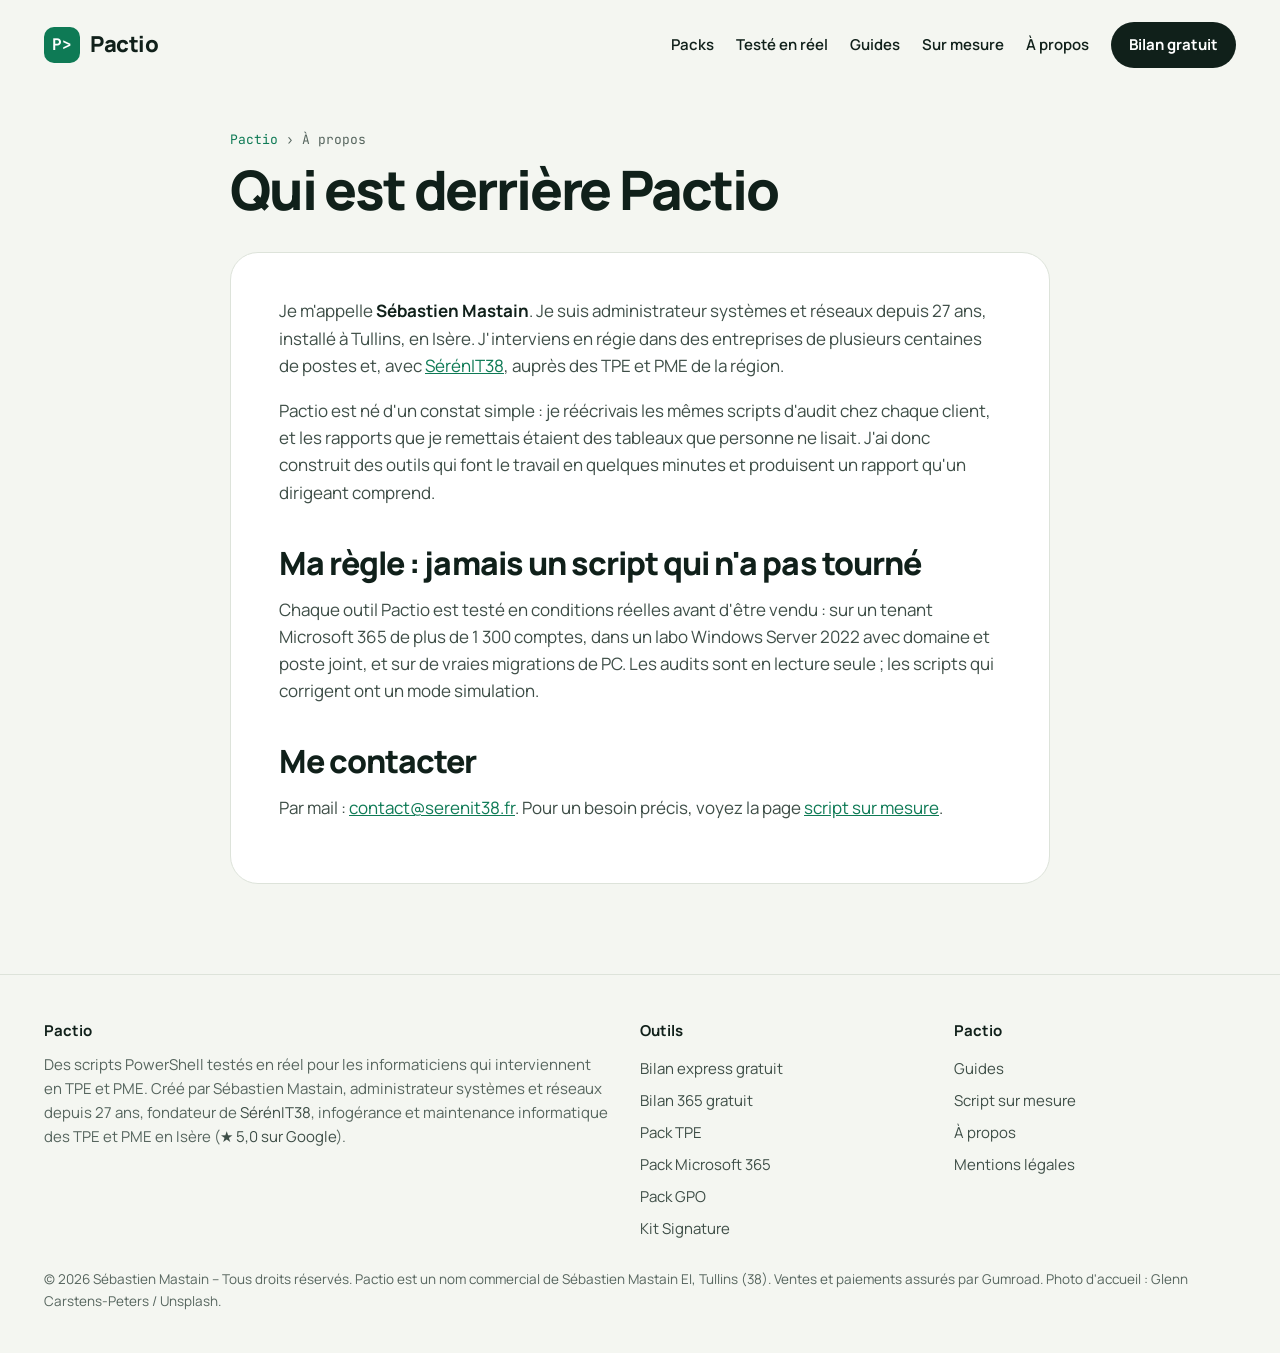
<file: a-propos.html>
<!doctype html>
<html lang="fr"><head><meta charset="utf-8"><meta name="viewport" content="width=device-width, initial-scale=1">
<title>À propos de Pactio : Sébastien Mastain, administrateur systèmes et réseaux</title>
<meta name="description" content="Pactio est créé par Sébastien Mastain, administrateur systèmes et réseaux depuis 27 ans à Tullins (Isère), fondateur de SérénIT38.">
<meta name="author" content="Sébastien Mastain">
<link rel="canonical" href="https://www.pactio-it.fr/a-propos.html">
<meta property="og:site_name" content="Pactio"><meta property="og:locale" content="fr_FR">
<meta property="og:title" content="À propos de Pactio : Sébastien Mastain, administrateur systèmes et réseaux"><meta property="og:description" content="Pactio est créé par Sébastien Mastain, administrateur systèmes et réseaux depuis 27 ans à Tullins (Isère), fondateur de SérénIT38.">
<meta property="og:type" content="website"><meta property="og:url" content="https://www.pactio-it.fr/a-propos.html"><meta property="og:image" content="https://www.pactio-it.fr/img/og-pactio.jpg">
<meta name="twitter:card" content="summary_large_image">
<link rel="icon" href="favicon.svg" type="image/svg+xml">
<link rel="preconnect" href="https://fonts.googleapis.com"><link rel="preconnect" href="https://fonts.gstatic.com" crossorigin>
<link rel="stylesheet" href="style.css?v=4">
<script type="application/ld+json">{"@context": "https://schema.org", "@type": "AboutPage", "url": "https://www.pactio-it.fr/a-propos.html", "mainEntity": {"@type": "Person", "name": "Sébastien Mastain", "jobTitle": "Administrateur systèmes et réseaux", "url": "https://www.pactio-it.fr/a-propos.html", "worksFor": {"@type": "Organization", "name": "SérénIT38", "url": "https://www.serenit38.fr"}, "address": {"@type": "PostalAddress", "addressLocality": "Tullins", "addressRegion": "Isère", "addressCountry": "FR"}, "knowsAbout": ["PowerShell", "Microsoft 365", "Intune", "Active Directory", "Windows Server", "infogérance TPE PME"], "sameAs": ["https://www.serenit38.fr"]}}</script>
</head><body>
<a class="skip" href="#main">Aller au contenu</a>
<header class="top"><div class="wrap nav"><a class="brand" href="index.html" aria-label="Pactio, accueil"><span class="mark" aria-hidden="true">P&gt;</span>Pactio</a>
<nav aria-label="Navigation principale"><a href="index.html#outils">Packs</a><a href="index.html#tests">Testé en réel</a><a href="index.html#guides">Guides</a><a href="script-sur-mesure.html">Sur mesure</a><a href="a-propos.html">À propos</a><a class="cta" href="https://pactiofr.gumroad.com/l/bilan-express">Bilan gratuit</a></nav></div></header>
<main id="main"><div class="art-head"><div class="wrap"><div class="crumbs"><a href="index.html">Pactio</a> › À propos</div><h1>Qui est derrière Pactio</h1></div></div>
<article>
<p>Je m'appelle <b>Sébastien Mastain</b>. Je suis administrateur systèmes et réseaux depuis 27 ans, installé à Tullins, en Isère. J'interviens en régie dans des entreprises de plusieurs centaines de postes et, avec <a href="https://www.serenit38.fr">SérénIT38</a>, auprès des TPE et PME de la région.</p>
<p>Pactio est né d'un constat simple : je réécrivais les mêmes scripts d'audit chez chaque client, et les rapports que je remettais étaient des tableaux que personne ne lisait. J'ai donc construit des outils qui font le travail en quelques minutes et produisent un rapport qu'un dirigeant comprend.</p>
<h2>Ma règle : jamais un script qui n'a pas tourné</h2>
<p>Chaque outil Pactio est testé en conditions réelles avant d'être vendu : sur un tenant Microsoft 365 de plus de 1 300 comptes, dans un labo Windows Server 2022 avec domaine et poste joint, et sur de vraies migrations de PC. Les audits sont en lecture seule ; les scripts qui corrigent ont un mode simulation.</p>
<h2>Me contacter</h2>
<p>Par mail : <a href="mailto:contact@serenit38.fr">contact@serenit38.fr</a>. Pour un besoin précis, voyez la page <a href="script-sur-mesure.html">script sur mesure</a>.</p>
</article></main>
<footer><div class="wrap"><div class="f">
<div><b>Pactio</b><p>Des scripts PowerShell testés en réel pour les informaticiens qui interviennent en TPE et PME. Créé par Sébastien Mastain, administrateur systèmes et réseaux depuis 27 ans, fondateur de <a style="display:inline" href="https://www.serenit38.fr" target="_blank" rel="noopener">SérénIT38</a>, infogérance et maintenance informatique des TPE et PME en Isère (<a style="display:inline" href="https://g.page/r/CY71vqANLK-BEBM" target="_blank" rel="noopener">★ 5,0 sur Google</a>).</p></div>
<div><b>Outils</b><a href="https://pactiofr.gumroad.com/l/bilan-express">Bilan express gratuit</a><a href="https://github.com/sebastienmastain/bilan-365">Bilan 365 gratuit</a><a href="https://pactiofr.gumroad.com/l/pack-tpe">Pack TPE</a><a href="https://pactiofr.gumroad.com/l/pack-scripts-m365">Pack Microsoft 365</a><a href="https://pactiofr.gumroad.com/l/pack-gpo">Pack GPO</a><a href="https://pactiofr.gumroad.com/l/kit-signature">Kit Signature</a></div>
<div><b>Pactio</b><a href="index.html#guides">Guides</a><a href="script-sur-mesure.html">Script sur mesure</a><a href="a-propos.html">À propos</a><a href="mentions-legales.html">Mentions légales</a></div>
</div><p class="legal">© 2026 Sébastien Mastain – Tous droits réservés. Pactio est un nom commercial de Sébastien Mastain EI, Tullins (38). Ventes et paiements assurés par Gumroad. Photo d'accueil : Glenn Carstens-Peters / Unsplash.</p></div></footer>
</body></html>
</file>
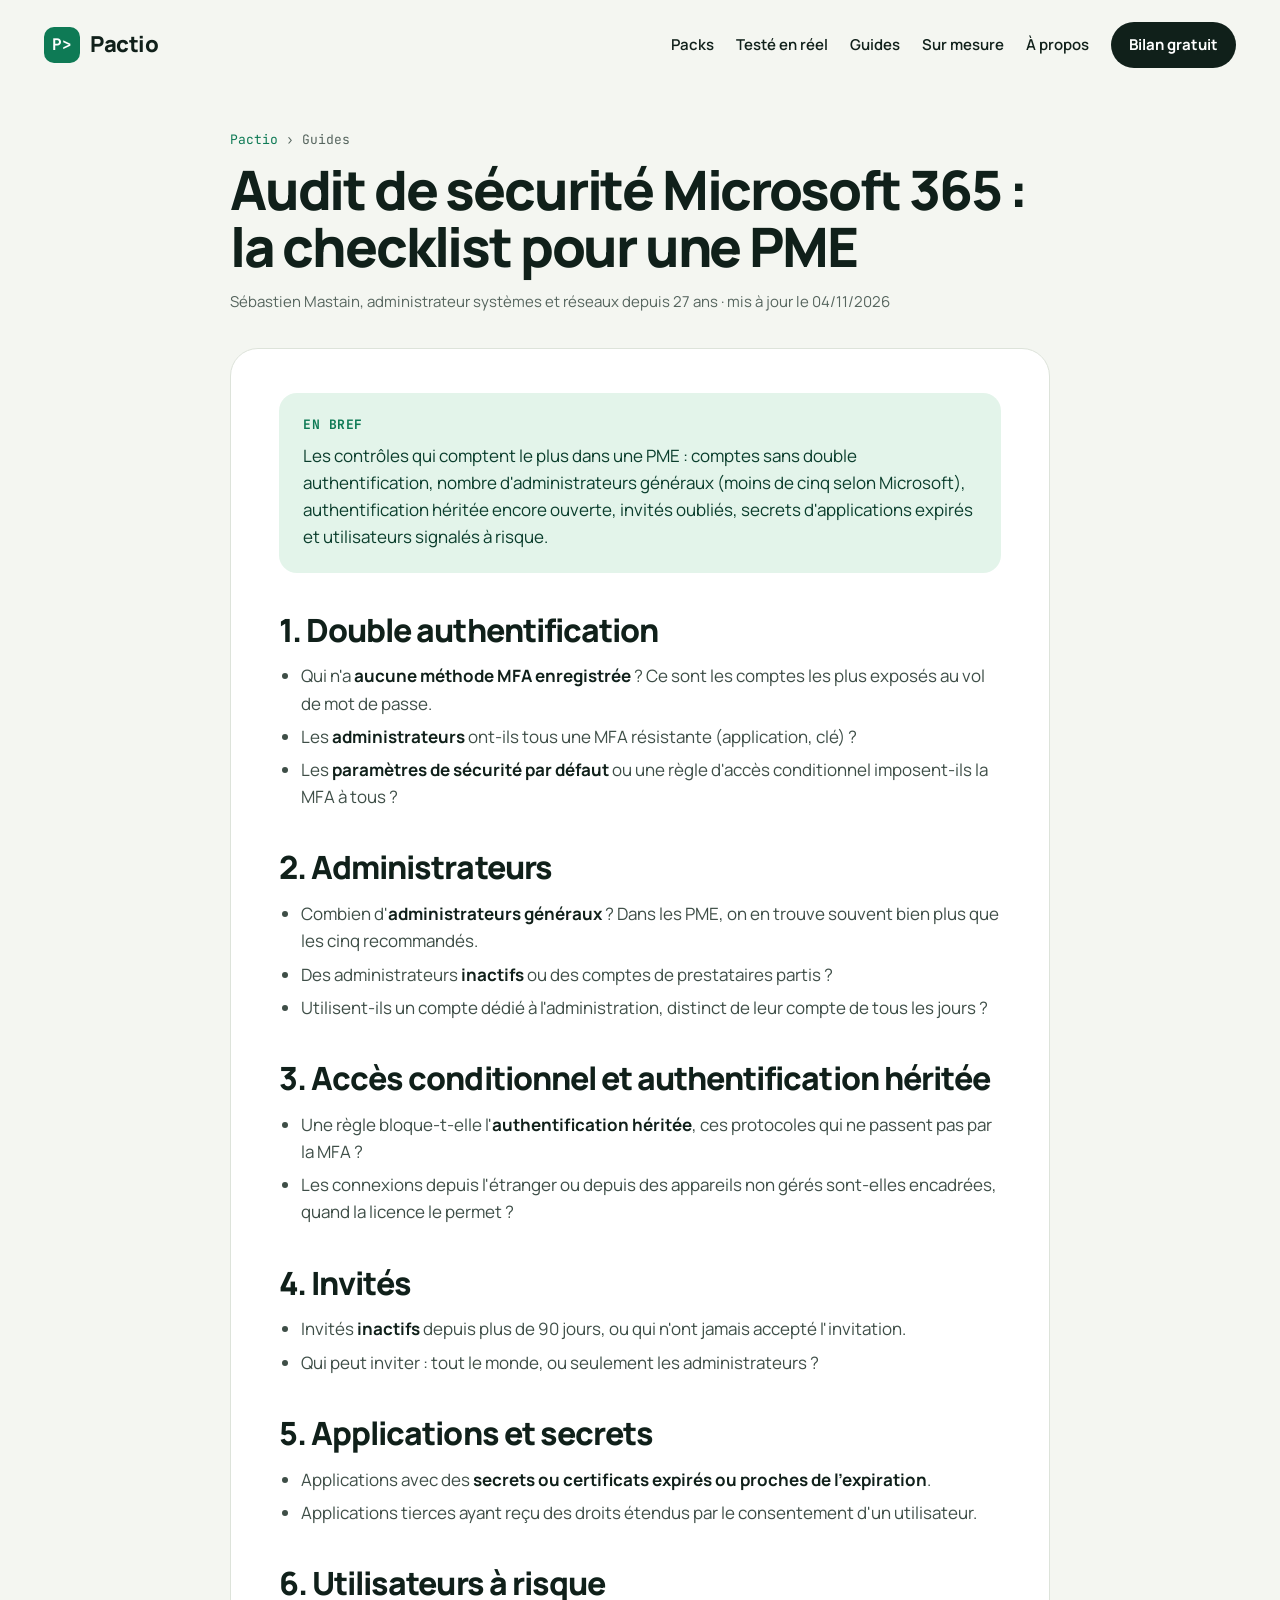
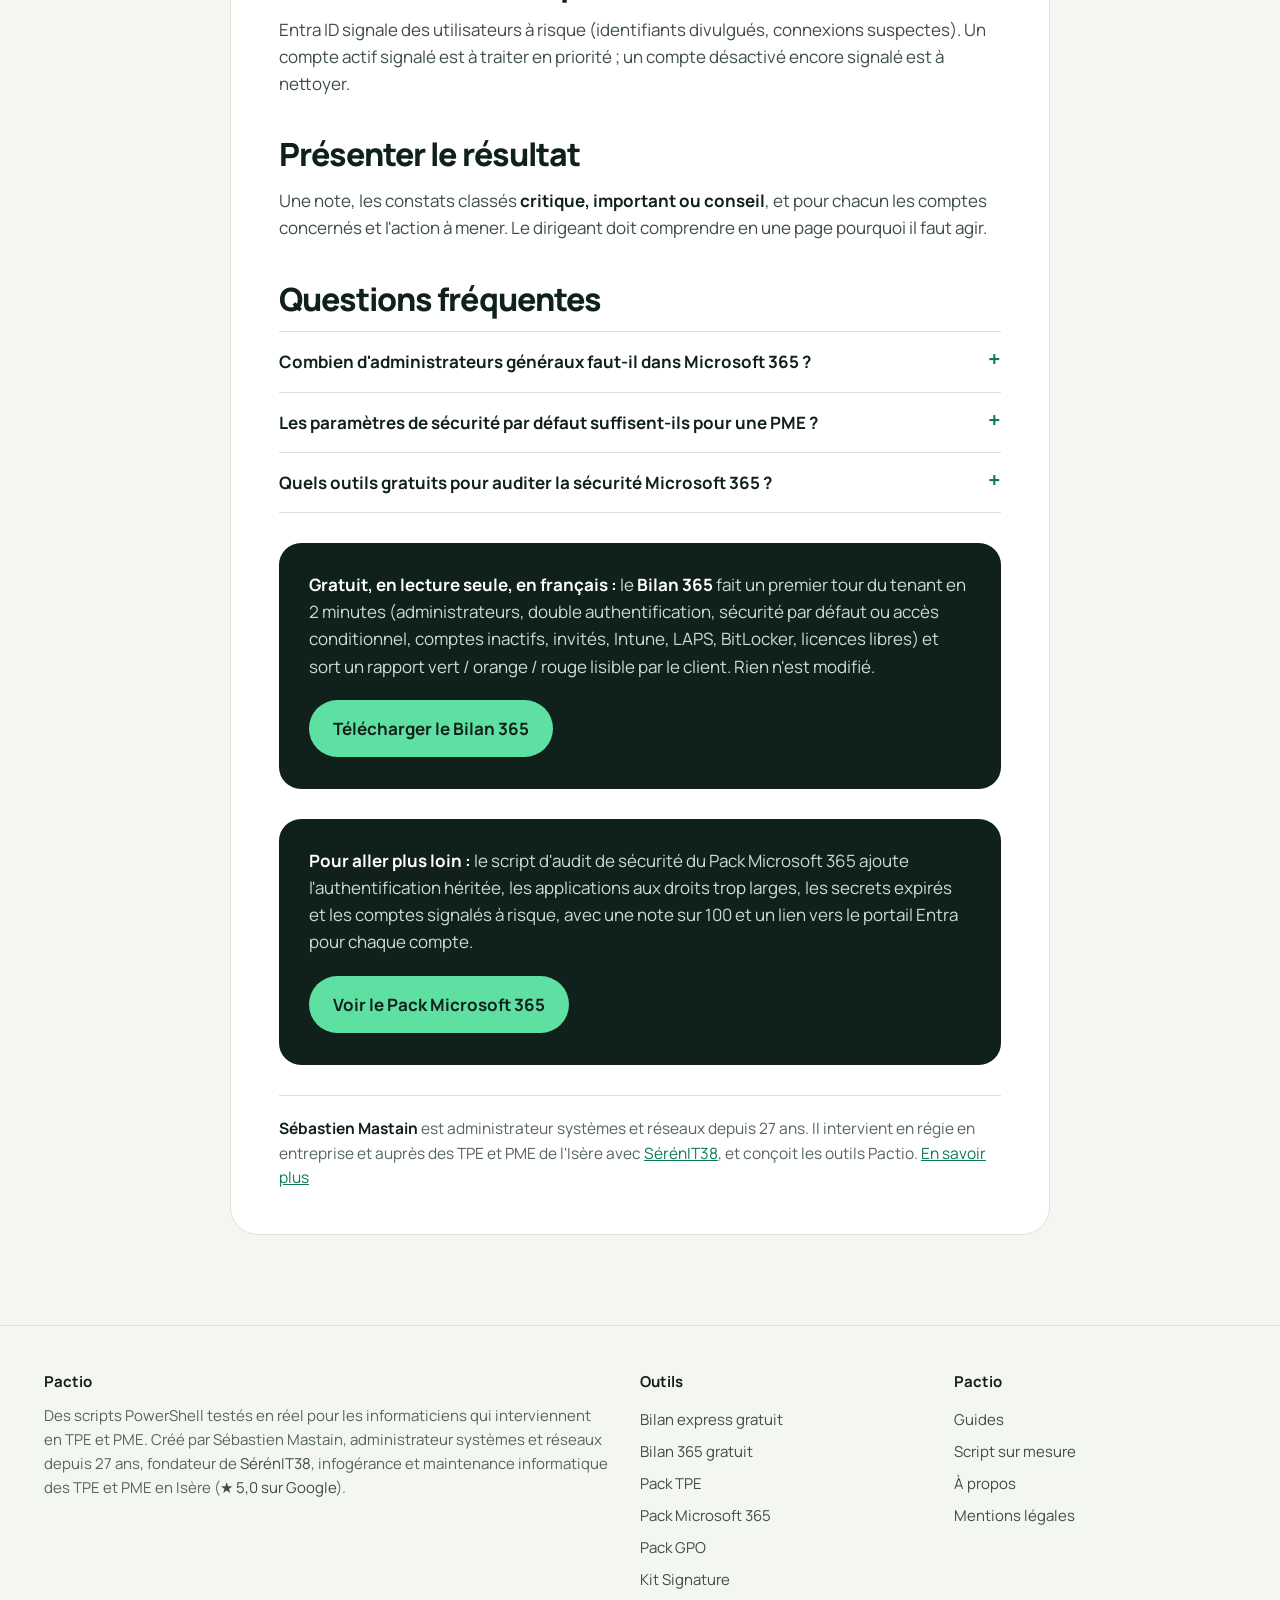
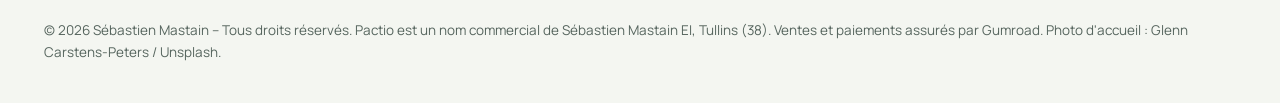
<file: audit-securite-microsoft-365.html>
<!doctype html>
<html lang="fr"><head><meta charset="utf-8"><meta name="viewport" content="width=device-width, initial-scale=1">
<title>Audit de sécurité Microsoft 365 : la checklist pour une PME</title>
<meta name="description" content="MFA, administrateurs globaux, accès conditionnel, invités, applications et secrets : les contrôles de sécurité Microsoft 365 à faire en premier dans une PME.">
<meta name="author" content="Sébastien Mastain">
<link rel="canonical" href="https://www.pactio-it.fr/audit-securite-microsoft-365.html">
<meta property="og:site_name" content="Pactio"><meta property="og:locale" content="fr_FR">
<meta property="og:title" content="Audit de sécurité Microsoft 365 : la checklist pour une PME"><meta property="og:description" content="MFA, administrateurs globaux, accès conditionnel, invités, applications et secrets : les contrôles de sécurité Microsoft 365 à faire en premier dans une PME.">
<meta property="og:type" content="article"><meta property="og:url" content="https://www.pactio-it.fr/audit-securite-microsoft-365.html"><meta property="og:image" content="https://www.pactio-it.fr/img/og-pactio.jpg">
<meta name="twitter:card" content="summary_large_image">
<link rel="icon" href="favicon.svg" type="image/svg+xml">
<link rel="preconnect" href="https://fonts.googleapis.com"><link rel="preconnect" href="https://fonts.gstatic.com" crossorigin>
<link rel="stylesheet" href="style.css?v=4">
<script type="application/ld+json">{"@context": "https://schema.org", "@type": "Article", "headline": "Audit de sécurité Microsoft 365 : la checklist pour une PME", "description": "MFA, administrateurs globaux, accès conditionnel, invités, applications et secrets : les contrôles de sécurité Microsoft 365 à faire en premier dans une PME.", "inLanguage": "fr-FR", "datePublished": "2026-10-26", "dateModified": "2026-11-04", "author": {"@type": "Person", "name": "Sébastien Mastain", "jobTitle": "Administrateur systèmes et réseaux", "url": "https://www.pactio-it.fr/a-propos.html", "worksFor": {"@type": "Organization", "name": "SérénIT38", "url": "https://www.serenit38.fr"}}, "publisher": {"@type": "Organization", "name": "Pactio", "logo": {"@type": "ImageObject", "url": "https://www.pactio-it.fr/favicon.svg"}}, "mainEntityOfPage": "https://www.pactio-it.fr/audit-securite-microsoft-365.html", "image": "https://www.pactio-it.fr/img/og-pactio.jpg"}</script><script type="application/ld+json">{"@context": "https://schema.org", "@type": "BreadcrumbList", "itemListElement": [{"@type": "ListItem", "position": 1, "name": "Pactio", "item": "https://www.pactio-it.fr/"}, {"@type": "ListItem", "position": 2, "name": "Guides", "item": "https://www.pactio-it.fr/index.html#guides"}, {"@type": "ListItem", "position": 3, "name": "Audit de sécurité Microsoft 365 : la checklist pour une PME", "item": "https://www.pactio-it.fr/audit-securite-microsoft-365.html"}]}</script><script type="application/ld+json">{"@context": "https://schema.org", "@type": "FAQPage", "mainEntity": [{"@type": "Question", "name": "Combien d'administrateurs généraux faut-il dans Microsoft 365 ?", "acceptedAnswer": {"@type": "Answer", "text": "Microsoft recommande d'en avoir moins de cinq, et au moins deux pour ne pas perdre l'accès. Les autres administrateurs reçoivent des rôles limités à leur besoin (Exchange, utilisateurs, facturation)."}}, {"@type": "Question", "name": "Les paramètres de sécurité par défaut suffisent-ils pour une PME ?", "acceptedAnswer": {"@type": "Answer", "text": "Ils imposent la MFA et bloquent l'authentification héritée, ce qui couvre l'essentiel. L'accès conditionnel, inclus dans Entra ID P1, permet d'aller plus loin : appareils conformes, localisation, applications."}}, {"@type": "Question", "name": "Quels outils gratuits pour auditer la sécurité Microsoft 365 ?", "acceptedAnswer": {"@type": "Answer", "text": "Le Secure Score dans le portail Defender, ScubaGear publié par la CISA et Maester. Ils sont complets, mais leurs rapports sont techniques et en anglais."}}]}</script>
</head><body>
<a class="skip" href="#main">Aller au contenu</a>
<header class="top"><div class="wrap nav"><a class="brand" href="index.html" aria-label="Pactio, accueil"><span class="mark" aria-hidden="true">P&gt;</span>Pactio</a>
<nav aria-label="Navigation principale"><a href="index.html#outils">Packs</a><a href="index.html#tests">Testé en réel</a><a href="index.html#guides">Guides</a><a href="script-sur-mesure.html">Sur mesure</a><a href="a-propos.html">À propos</a><a class="cta" href="https://pactiofr.gumroad.com/l/bilan-express">Bilan gratuit</a></nav></div></header>
<main id="main"><div class="art-head"><div class="wrap"><div class="crumbs"><a href="index.html">Pactio</a> › Guides</div><h1>Audit de sécurité Microsoft 365 : la checklist pour une PME</h1>
<div class="byline"><span>Sébastien Mastain, administrateur systèmes et réseaux depuis 27 ans · mis à jour le 04/11/2026</span></div></div></div>
<article><div class="tldr"><b>En bref</b><p>Les contrôles qui comptent le plus dans une PME : comptes sans double authentification, nombre d'administrateurs généraux (moins de cinq selon Microsoft), authentification héritée encore ouverte, invités oubliés, secrets d'applications expirés et utilisateurs signalés à risque.</p></div><h2>1. Double authentification</h2>
<ul><li>Qui n'a <b>aucune méthode MFA enregistrée</b> ? Ce sont les comptes les plus exposés au vol de mot de passe.</li>
<li>Les <b>administrateurs</b> ont-ils tous une MFA résistante (application, clé) ?</li>
<li>Les <b>paramètres de sécurité par défaut</b> ou une règle d'accès conditionnel imposent-ils la MFA à tous ?</li></ul>
<h2>2. Administrateurs</h2>
<ul><li>Combien d'<b>administrateurs généraux</b> ? Dans les PME, on en trouve souvent bien plus que les cinq recommandés.</li>
<li>Des administrateurs <b>inactifs</b> ou des comptes de prestataires partis ?</li>
<li>Utilisent-ils un compte dédié à l'administration, distinct de leur compte de tous les jours ?</li></ul>
<h2>3. Accès conditionnel et authentification héritée</h2>
<ul><li>Une règle bloque-t-elle l'<b>authentification héritée</b>, ces protocoles qui ne passent pas par la MFA ?</li>
<li>Les connexions depuis l'étranger ou depuis des appareils non gérés sont-elles encadrées, quand la licence le permet ?</li></ul>
<h2>4. Invités</h2>
<ul><li>Invités <b>inactifs</b> depuis plus de 90 jours, ou qui n'ont jamais accepté l'invitation.</li>
<li>Qui peut inviter : tout le monde, ou seulement les administrateurs ?</li></ul>
<h2>5. Applications et secrets</h2>
<ul><li>Applications avec des <b>secrets ou certificats expirés ou proches de l'expiration</b>.</li>
<li>Applications tierces ayant reçu des droits étendus par le consentement d'un utilisateur.</li></ul>
<h2>6. Utilisateurs à risque</h2>
<p>Entra ID signale des utilisateurs à risque (identifiants divulgués, connexions suspectes). Un compte actif signalé est à traiter en priorité ; un compte désactivé encore signalé est à nettoyer.</p>
<h2>Présenter le résultat</h2>
<p>Une note, les constats classés <b>critique, important ou conseil</b>, et pour chacun les comptes concernés et l'action à mener. Le dirigeant doit comprendre en une page pourquoi il faut agir.</p>
<h2>Questions fréquentes</h2><div class="faq"><details><summary>Combien d&#x27;administrateurs généraux faut-il dans Microsoft 365 ?</summary><p>Microsoft recommande d&#x27;en avoir moins de cinq, et au moins deux pour ne pas perdre l&#x27;accès. Les autres administrateurs reçoivent des rôles limités à leur besoin (Exchange, utilisateurs, facturation).</p></details><details><summary>Les paramètres de sécurité par défaut suffisent-ils pour une PME ?</summary><p>Ils imposent la MFA et bloquent l&#x27;authentification héritée, ce qui couvre l&#x27;essentiel. L&#x27;accès conditionnel, inclus dans Entra ID P1, permet d&#x27;aller plus loin : appareils conformes, localisation, applications.</p></details><details><summary>Quels outils gratuits pour auditer la sécurité Microsoft 365 ?</summary><p>Le Secure Score dans le portail Defender, ScubaGear publié par la CISA et Maester. Ils sont complets, mais leurs rapports sont techniques et en anglais.</p></details></div>
<div class="cta-box"><p><b>Gratuit, en lecture seule, en français :</b> le <b>Bilan 365</b> fait un premier tour du tenant en 2 minutes (administrateurs, double authentification, sécurité par défaut ou accès conditionnel, comptes inactifs, invités, Intune, LAPS, BitLocker, licences libres) et sort un rapport vert / orange / rouge lisible par le client. Rien n'est modifié.</p><a class="btn btn-a" href="https://github.com/sebastienmastain/bilan-365">Télécharger le Bilan 365</a></div>
<div class="cta-box"><p><b>Pour aller plus loin :</b> le script d'audit de sécurité du Pack Microsoft 365 ajoute l'authentification héritée, les applications aux droits trop larges, les secrets expirés et les comptes signalés à risque, avec une note sur 100 et un lien vers le portail Entra pour chaque compte.</p><a class="btn btn-a" href="https://pactiofr.gumroad.com/l/pack-scripts-m365">Voir le Pack Microsoft 365</a></div>
<div class="author"><p><b>Sébastien Mastain</b> est administrateur systèmes et réseaux depuis 27 ans. Il intervient en régie en entreprise et auprès des TPE et PME de l'Isère avec <a href="https://www.serenit38.fr">SérénIT38</a>, et conçoit les outils Pactio. <a href="a-propos.html">En savoir plus</a></p></div>
</article></main>
<footer><div class="wrap"><div class="f">
<div><b>Pactio</b><p>Des scripts PowerShell testés en réel pour les informaticiens qui interviennent en TPE et PME. Créé par Sébastien Mastain, administrateur systèmes et réseaux depuis 27 ans, fondateur de <a style="display:inline" href="https://www.serenit38.fr" target="_blank" rel="noopener">SérénIT38</a>, infogérance et maintenance informatique des TPE et PME en Isère (<a style="display:inline" href="https://g.page/r/CY71vqANLK-BEBM" target="_blank" rel="noopener">★ 5,0 sur Google</a>).</p></div>
<div><b>Outils</b><a href="https://pactiofr.gumroad.com/l/bilan-express">Bilan express gratuit</a><a href="https://github.com/sebastienmastain/bilan-365">Bilan 365 gratuit</a><a href="https://pactiofr.gumroad.com/l/pack-tpe">Pack TPE</a><a href="https://pactiofr.gumroad.com/l/pack-scripts-m365">Pack Microsoft 365</a><a href="https://pactiofr.gumroad.com/l/pack-gpo">Pack GPO</a><a href="https://pactiofr.gumroad.com/l/kit-signature">Kit Signature</a></div>
<div><b>Pactio</b><a href="index.html#guides">Guides</a><a href="script-sur-mesure.html">Script sur mesure</a><a href="a-propos.html">À propos</a><a href="mentions-legales.html">Mentions légales</a></div>
</div><p class="legal">© 2026 Sébastien Mastain – Tous droits réservés. Pactio est un nom commercial de Sébastien Mastain EI, Tullins (38). Ventes et paiements assurés par Gumroad. Photo d'accueil : Glenn Carstens-Peters / Unsplash.</p></div></footer>
</body></html>
</file>
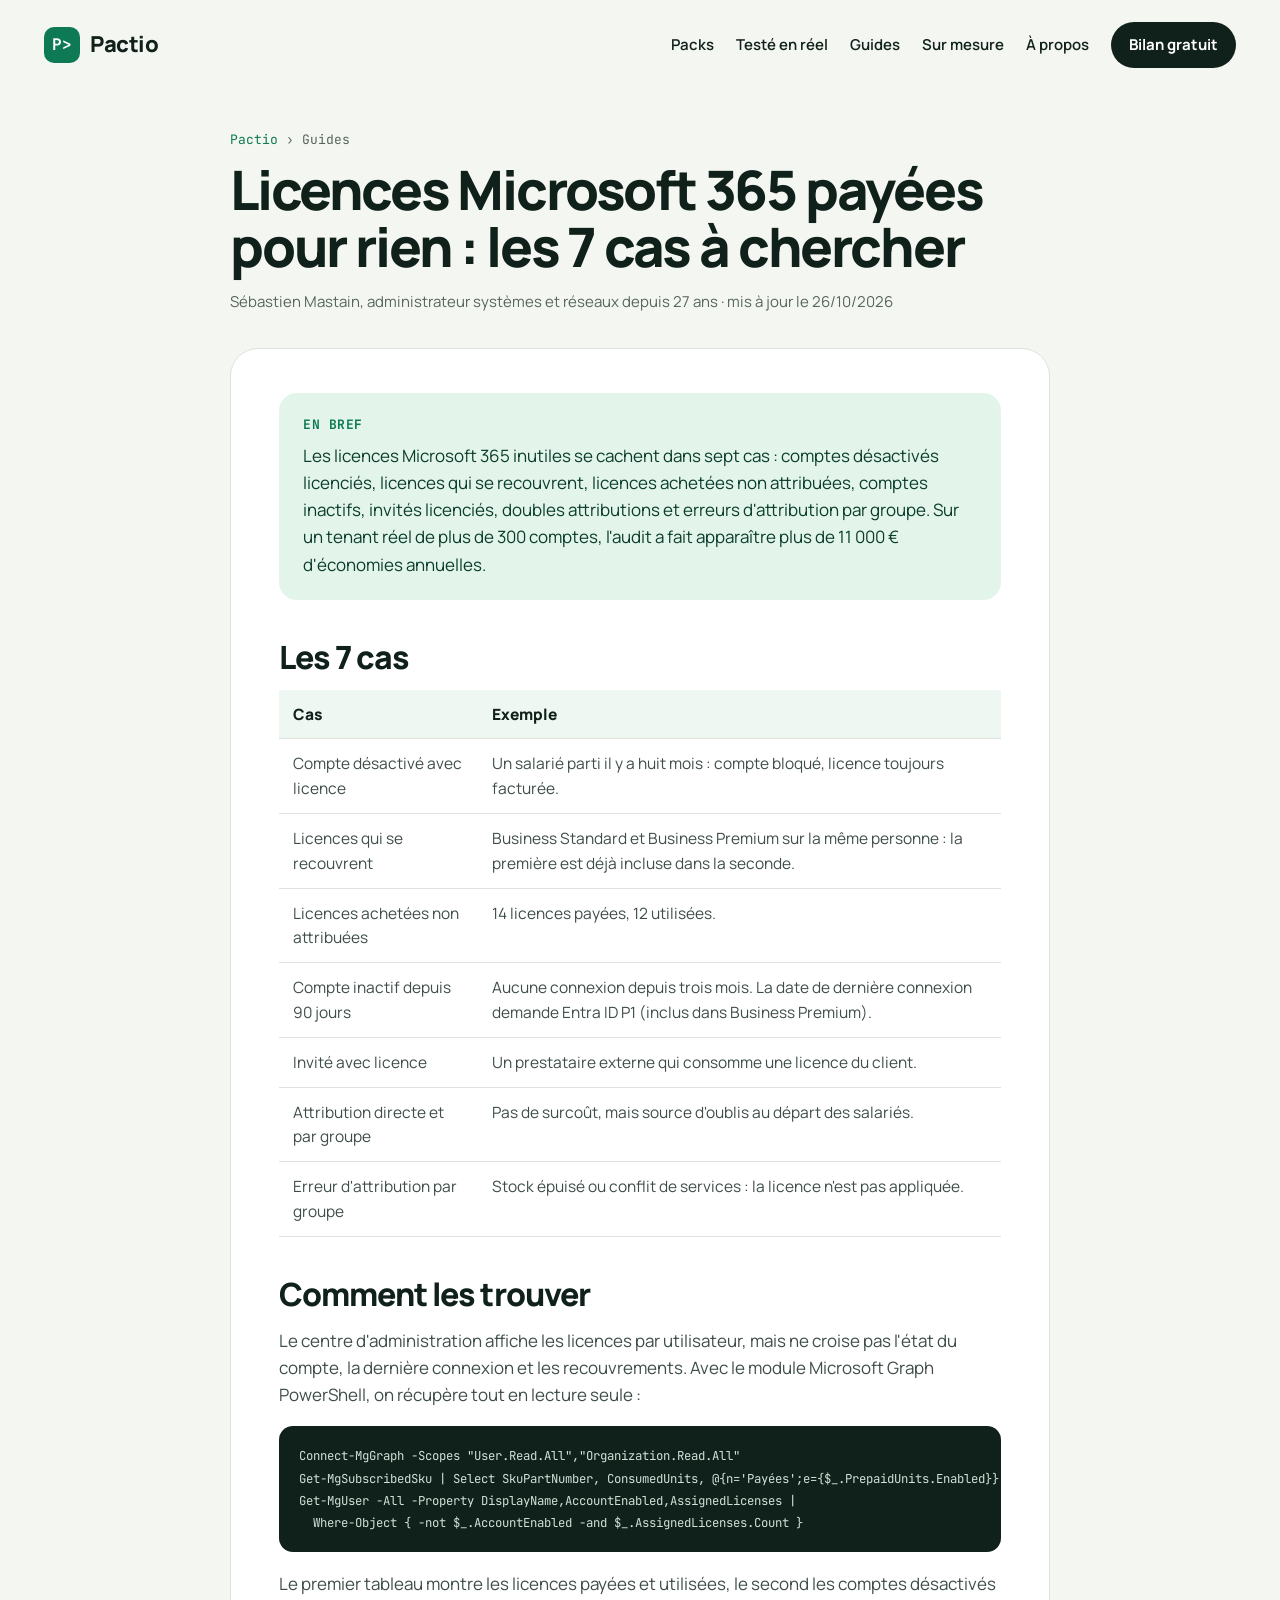
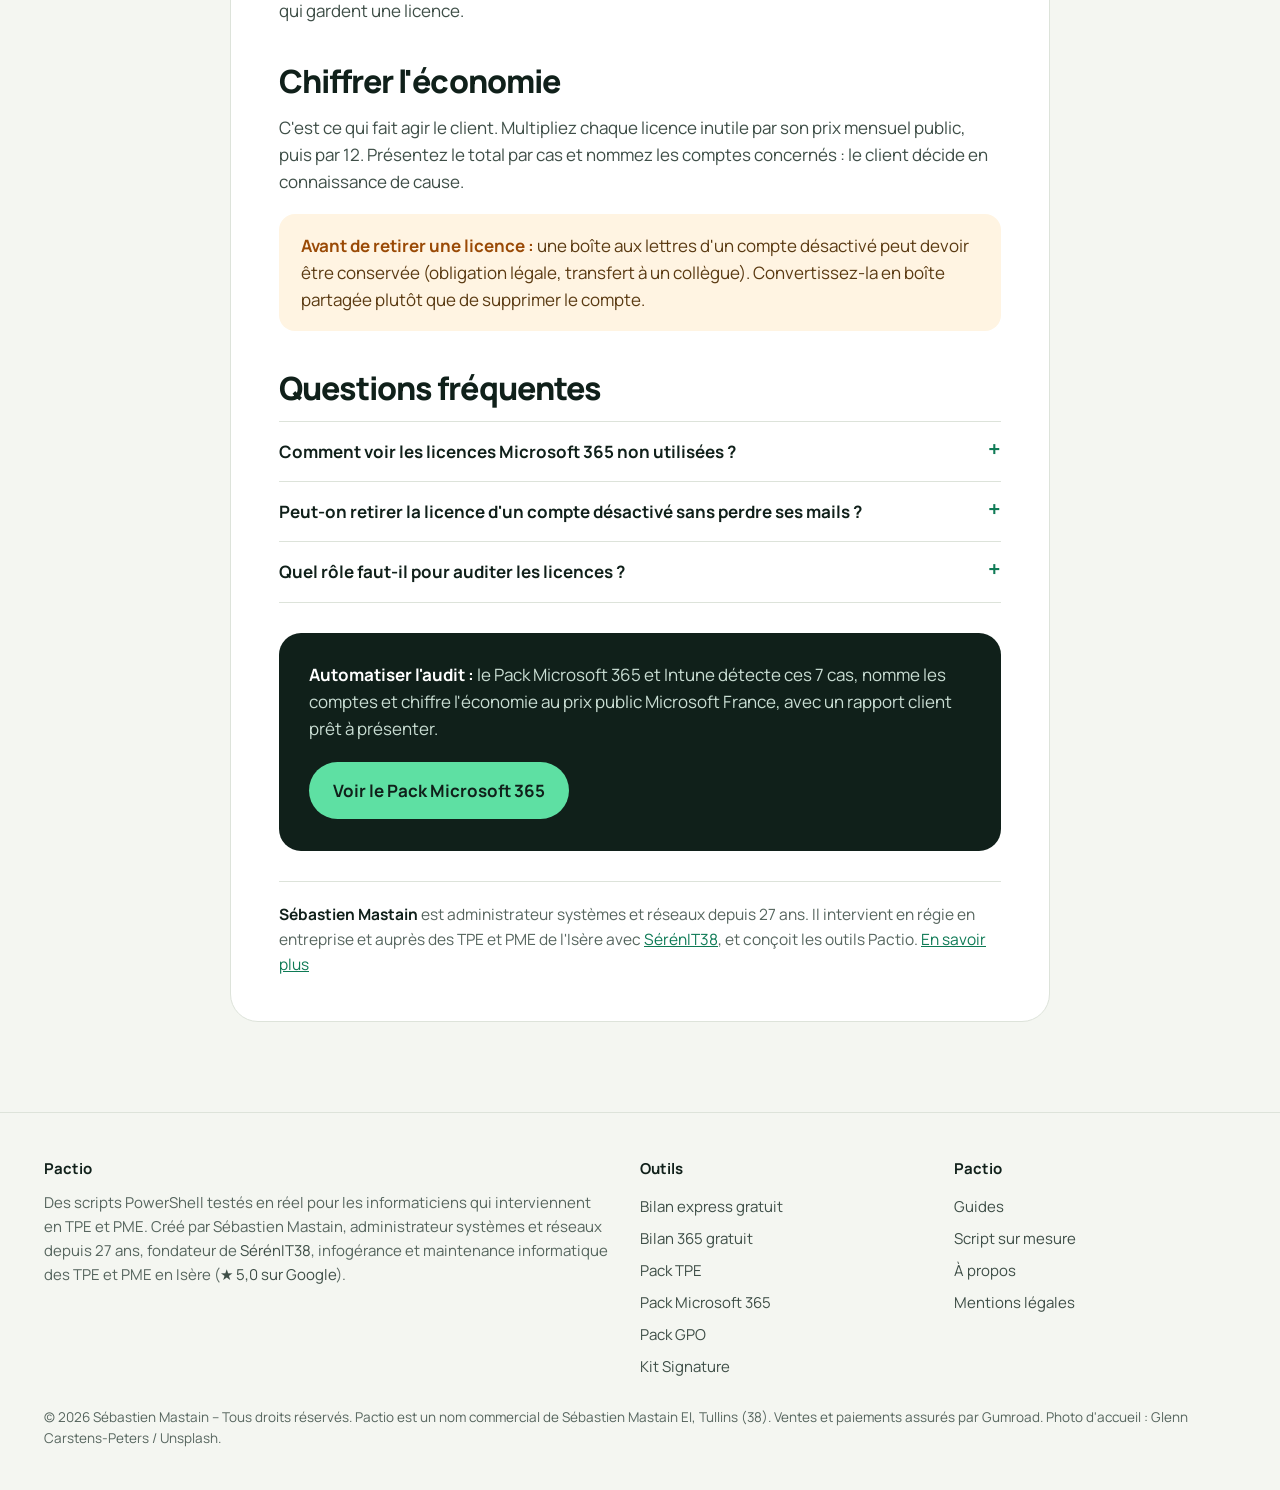
<file: licences-microsoft-365-inutilisees.html>
<!doctype html>
<html lang="fr"><head><meta charset="utf-8"><meta name="viewport" content="width=device-width, initial-scale=1">
<title>Licences Microsoft 365 payées pour rien : les 7 cas à chercher</title>
<meta name="description" content="Comptes désactivés licenciés, licences qui se recouvrent, licences non attribuées, invités licenciés : comment trouver et chiffrer les licences Microsoft 365 inutiles.">
<meta name="author" content="Sébastien Mastain">
<link rel="canonical" href="https://www.pactio-it.fr/licences-microsoft-365-inutilisees.html">
<meta property="og:site_name" content="Pactio"><meta property="og:locale" content="fr_FR">
<meta property="og:title" content="Licences Microsoft 365 payées pour rien : les 7 cas à chercher"><meta property="og:description" content="Comptes désactivés licenciés, licences qui se recouvrent, licences non attribuées, invités licenciés : comment trouver et chiffrer les licences Microsoft 365 inutiles.">
<meta property="og:type" content="article"><meta property="og:url" content="https://www.pactio-it.fr/licences-microsoft-365-inutilisees.html"><meta property="og:image" content="https://www.pactio-it.fr/img/og-pactio.jpg">
<meta name="twitter:card" content="summary_large_image">
<link rel="icon" href="favicon.svg" type="image/svg+xml">
<link rel="preconnect" href="https://fonts.googleapis.com"><link rel="preconnect" href="https://fonts.gstatic.com" crossorigin>
<link rel="stylesheet" href="style.css?v=4">
<script type="application/ld+json">{"@context": "https://schema.org", "@type": "Article", "headline": "Licences Microsoft 365 payées pour rien : les 7 cas à chercher", "description": "Comptes désactivés licenciés, licences qui se recouvrent, licences non attribuées, invités licenciés : comment trouver et chiffrer les licences Microsoft 365 inutiles.", "inLanguage": "fr-FR", "datePublished": "2026-10-26", "dateModified": "2026-10-26", "author": {"@type": "Person", "name": "Sébastien Mastain", "jobTitle": "Administrateur systèmes et réseaux", "url": "https://www.pactio-it.fr/a-propos.html", "worksFor": {"@type": "Organization", "name": "SérénIT38", "url": "https://www.serenit38.fr"}}, "publisher": {"@type": "Organization", "name": "Pactio", "logo": {"@type": "ImageObject", "url": "https://www.pactio-it.fr/favicon.svg"}}, "mainEntityOfPage": "https://www.pactio-it.fr/licences-microsoft-365-inutilisees.html", "image": "https://www.pactio-it.fr/img/og-pactio.jpg"}</script><script type="application/ld+json">{"@context": "https://schema.org", "@type": "BreadcrumbList", "itemListElement": [{"@type": "ListItem", "position": 1, "name": "Pactio", "item": "https://www.pactio-it.fr/"}, {"@type": "ListItem", "position": 2, "name": "Guides", "item": "https://www.pactio-it.fr/index.html#guides"}, {"@type": "ListItem", "position": 3, "name": "Licences Microsoft 365 payées pour rien : les 7 cas à chercher", "item": "https://www.pactio-it.fr/licences-microsoft-365-inutilisees.html"}]}</script><script type="application/ld+json">{"@context": "https://schema.org", "@type": "FAQPage", "mainEntity": [{"@type": "Question", "name": "Comment voir les licences Microsoft 365 non utilisées ?", "acceptedAnswer": {"@type": "Answer", "text": "Dans le centre d'administration, la page Facturation › Licences montre les licences achetées et attribuées. Pour croiser avec l'état des comptes et la dernière connexion, il faut passer par Microsoft Graph PowerShell ou un outil d'audit."}}, {"@type": "Question", "name": "Peut-on retirer la licence d'un compte désactivé sans perdre ses mails ?", "acceptedAnswer": {"@type": "Answer", "text": "Il faut d'abord décider du sort de la boîte aux lettres : la convertir en boîte partagée, qui ne demande pas de licence jusqu'à 50 Go, ou l'exporter. Retirer la licence sans précaution entraîne la suppression des données après la période de rétention."}}, {"@type": "Question", "name": "Quel rôle faut-il pour auditer les licences ?", "acceptedAnswer": {"@type": "Answer", "text": "Le rôle Lecteur global suffit. Il permet de tout lire sans rien modifier."}}]}</script>
</head><body>
<a class="skip" href="#main">Aller au contenu</a>
<header class="top"><div class="wrap nav"><a class="brand" href="index.html" aria-label="Pactio, accueil"><span class="mark" aria-hidden="true">P&gt;</span>Pactio</a>
<nav aria-label="Navigation principale"><a href="index.html#outils">Packs</a><a href="index.html#tests">Testé en réel</a><a href="index.html#guides">Guides</a><a href="script-sur-mesure.html">Sur mesure</a><a href="a-propos.html">À propos</a><a class="cta" href="https://pactiofr.gumroad.com/l/bilan-express">Bilan gratuit</a></nav></div></header>
<main id="main"><div class="art-head"><div class="wrap"><div class="crumbs"><a href="index.html">Pactio</a> › Guides</div><h1>Licences Microsoft 365 payées pour rien : les 7 cas à chercher</h1>
<div class="byline"><span>Sébastien Mastain, administrateur systèmes et réseaux depuis 27 ans · mis à jour le 26/10/2026</span></div></div></div>
<article><div class="tldr"><b>En bref</b><p>Les licences Microsoft 365 inutiles se cachent dans sept cas : comptes désactivés licenciés, licences qui se recouvrent, licences achetées non attribuées, comptes inactifs, invités licenciés, doubles attributions et erreurs d'attribution par groupe. Sur un tenant réel de plus de 300 comptes, l'audit a fait apparaître plus de 11 000 € d'économies annuelles.</p></div><h2>Les 7 cas</h2>
<table><tr><th>Cas</th><th>Exemple</th></tr>
<tr><td>Compte désactivé avec licence</td><td>Un salarié parti il y a huit mois : compte bloqué, licence toujours facturée.</td></tr>
<tr><td>Licences qui se recouvrent</td><td>Business Standard et Business Premium sur la même personne : la première est déjà incluse dans la seconde.</td></tr>
<tr><td>Licences achetées non attribuées</td><td>14 licences payées, 12 utilisées.</td></tr>
<tr><td>Compte inactif depuis 90 jours</td><td>Aucune connexion depuis trois mois. La date de dernière connexion demande Entra ID P1 (inclus dans Business Premium).</td></tr>
<tr><td>Invité avec licence</td><td>Un prestataire externe qui consomme une licence du client.</td></tr>
<tr><td>Attribution directe et par groupe</td><td>Pas de surcoût, mais source d'oublis au départ des salariés.</td></tr>
<tr><td>Erreur d'attribution par groupe</td><td>Stock épuisé ou conflit de services : la licence n'est pas appliquée.</td></tr>
</table>
<h2>Comment les trouver</h2>
<p>Le centre d'administration affiche les licences par utilisateur, mais ne croise pas l'état du compte, la dernière connexion et les recouvrements. Avec le module Microsoft Graph PowerShell, on récupère tout en lecture seule :</p>
<pre><code>Connect-MgGraph -Scopes "User.Read.All","Organization.Read.All"
Get-MgSubscribedSku | Select SkuPartNumber, ConsumedUnits, @{n='Payées';e={$_.PrepaidUnits.Enabled}}
Get-MgUser -All -Property DisplayName,AccountEnabled,AssignedLicenses |
  Where-Object { -not $_.AccountEnabled -and $_.AssignedLicenses.Count }</code></pre>
<p>Le premier tableau montre les licences payées et utilisées, le second les comptes désactivés qui gardent une licence.</p>
<h2>Chiffrer l'économie</h2>
<p>C'est ce qui fait agir le client. Multipliez chaque licence inutile par son prix mensuel public, puis par 12. Présentez le total par cas et nommez les comptes concernés : le client décide en connaissance de cause.</p>
<div class="note"><b>Avant de retirer une licence :</b> une boîte aux lettres d'un compte désactivé peut devoir être conservée (obligation légale, transfert à un collègue). Convertissez-la en boîte partagée plutôt que de supprimer le compte.</div>
<h2>Questions fréquentes</h2><div class="faq"><details><summary>Comment voir les licences Microsoft 365 non utilisées ?</summary><p>Dans le centre d&#x27;administration, la page Facturation › Licences montre les licences achetées et attribuées. Pour croiser avec l&#x27;état des comptes et la dernière connexion, il faut passer par Microsoft Graph PowerShell ou un outil d&#x27;audit.</p></details><details><summary>Peut-on retirer la licence d&#x27;un compte désactivé sans perdre ses mails ?</summary><p>Il faut d&#x27;abord décider du sort de la boîte aux lettres : la convertir en boîte partagée, qui ne demande pas de licence jusqu&#x27;à 50 Go, ou l&#x27;exporter. Retirer la licence sans précaution entraîne la suppression des données après la période de rétention.</p></details><details><summary>Quel rôle faut-il pour auditer les licences ?</summary><p>Le rôle Lecteur global suffit. Il permet de tout lire sans rien modifier.</p></details></div>
<div class="cta-box"><p><b>Automatiser l'audit :</b> le Pack Microsoft 365 et Intune détecte ces 7 cas, nomme les comptes et chiffre l'économie au prix public Microsoft France, avec un rapport client prêt à présenter.</p><a class="btn btn-a" href="https://pactiofr.gumroad.com/l/pack-scripts-m365">Voir le Pack Microsoft 365</a></div>
<div class="author"><p><b>Sébastien Mastain</b> est administrateur systèmes et réseaux depuis 27 ans. Il intervient en régie en entreprise et auprès des TPE et PME de l'Isère avec <a href="https://www.serenit38.fr">SérénIT38</a>, et conçoit les outils Pactio. <a href="a-propos.html">En savoir plus</a></p></div>
</article></main>
<footer><div class="wrap"><div class="f">
<div><b>Pactio</b><p>Des scripts PowerShell testés en réel pour les informaticiens qui interviennent en TPE et PME. Créé par Sébastien Mastain, administrateur systèmes et réseaux depuis 27 ans, fondateur de <a style="display:inline" href="https://www.serenit38.fr" target="_blank" rel="noopener">SérénIT38</a>, infogérance et maintenance informatique des TPE et PME en Isère (<a style="display:inline" href="https://g.page/r/CY71vqANLK-BEBM" target="_blank" rel="noopener">★ 5,0 sur Google</a>).</p></div>
<div><b>Outils</b><a href="https://pactiofr.gumroad.com/l/bilan-express">Bilan express gratuit</a><a href="https://github.com/sebastienmastain/bilan-365">Bilan 365 gratuit</a><a href="https://pactiofr.gumroad.com/l/pack-tpe">Pack TPE</a><a href="https://pactiofr.gumroad.com/l/pack-scripts-m365">Pack Microsoft 365</a><a href="https://pactiofr.gumroad.com/l/pack-gpo">Pack GPO</a><a href="https://pactiofr.gumroad.com/l/kit-signature">Kit Signature</a></div>
<div><b>Pactio</b><a href="index.html#guides">Guides</a><a href="script-sur-mesure.html">Script sur mesure</a><a href="a-propos.html">À propos</a><a href="mentions-legales.html">Mentions légales</a></div>
</div><p class="legal">© 2026 Sébastien Mastain – Tous droits réservés. Pactio est un nom commercial de Sébastien Mastain EI, Tullins (38). Ventes et paiements assurés par Gumroad. Photo d'accueil : Glenn Carstens-Peters / Unsplash.</p></div></footer>
</body></html>
</file>
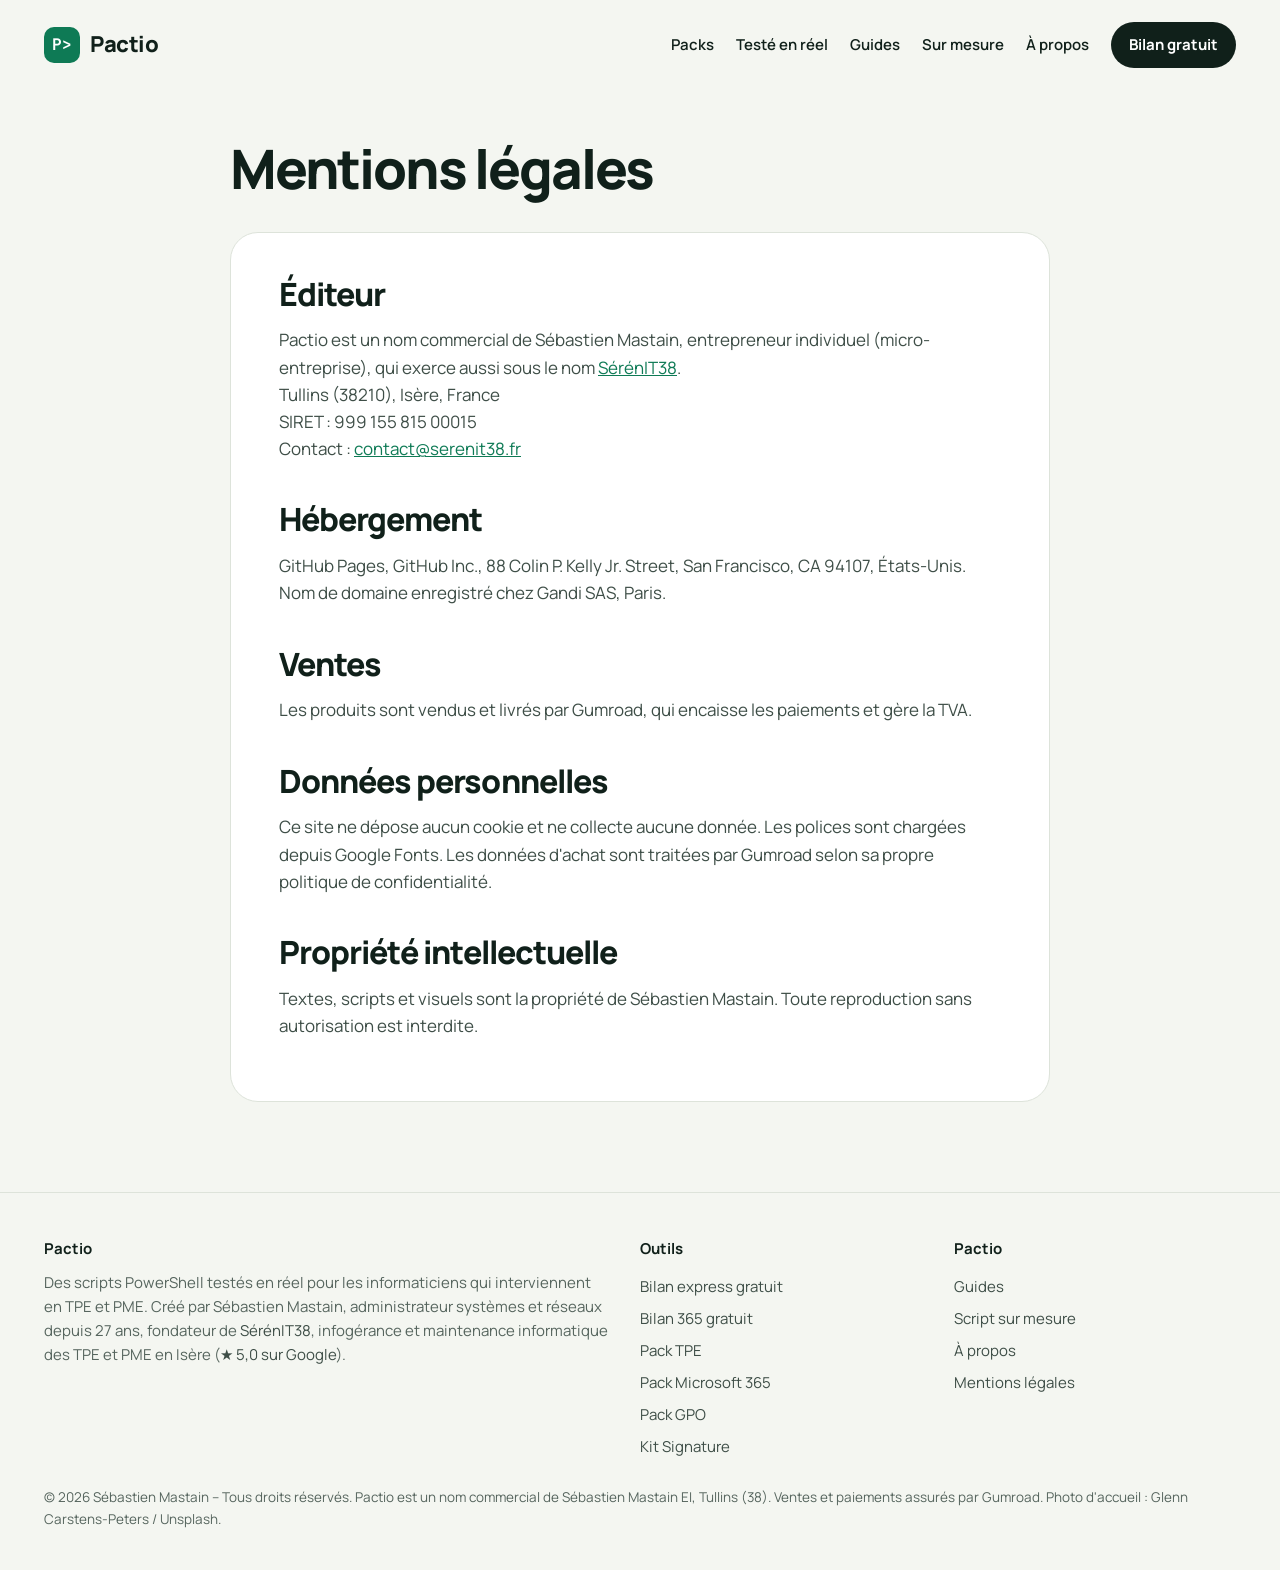
<file: mentions-legales.html>
<!doctype html>
<html lang="fr"><head><meta charset="utf-8"><meta name="viewport" content="width=device-width, initial-scale=1">
<title>Mentions légales — Pactio</title>
<meta name="description" content="Mentions légales du site Pactio.">
<meta name="author" content="Sébastien Mastain">
<link rel="canonical" href="https://www.pactio-it.fr/mentions-legales.html">
<meta property="og:site_name" content="Pactio"><meta property="og:locale" content="fr_FR">
<meta property="og:title" content="Mentions légales — Pactio"><meta property="og:description" content="Mentions légales du site Pactio.">
<meta property="og:type" content="website"><meta property="og:url" content="https://www.pactio-it.fr/mentions-legales.html"><meta property="og:image" content="https://www.pactio-it.fr/img/og-pactio.jpg">
<meta name="twitter:card" content="summary_large_image">
<link rel="icon" href="favicon.svg" type="image/svg+xml">
<link rel="preconnect" href="https://fonts.googleapis.com"><link rel="preconnect" href="https://fonts.gstatic.com" crossorigin>
<link rel="stylesheet" href="style.css?v=4">

</head><body>
<a class="skip" href="#main">Aller au contenu</a>
<header class="top"><div class="wrap nav"><a class="brand" href="index.html" aria-label="Pactio, accueil"><span class="mark" aria-hidden="true">P&gt;</span>Pactio</a>
<nav aria-label="Navigation principale"><a href="index.html#outils">Packs</a><a href="index.html#tests">Testé en réel</a><a href="index.html#guides">Guides</a><a href="script-sur-mesure.html">Sur mesure</a><a href="a-propos.html">À propos</a><a class="cta" href="https://pactiofr.gumroad.com/l/bilan-express">Bilan gratuit</a></nav></div></header>
<main id="main"><div class="art-head"><div class="wrap"><h1>Mentions légales</h1></div></div><article>
<h2>Éditeur</h2><p>Pactio est un nom commercial de Sébastien Mastain, entrepreneur individuel (micro-entreprise), qui exerce aussi sous le nom <a href="https://www.serenit38.fr">SérénIT38</a>.<br>Tullins (38210), Isère, France<br>SIRET : 999 155 815 00015<br>Contact : <a href="mailto:contact@serenit38.fr">contact@serenit38.fr</a></p>
<h2>Hébergement</h2><p>GitHub Pages, GitHub Inc., 88 Colin P. Kelly Jr. Street, San Francisco, CA 94107, États-Unis. Nom de domaine enregistré chez Gandi SAS, Paris.</p>
<h2>Ventes</h2><p>Les produits sont vendus et livrés par Gumroad, qui encaisse les paiements et gère la TVA.</p>
<h2>Données personnelles</h2><p>Ce site ne dépose aucun cookie et ne collecte aucune donnée. Les polices sont chargées depuis Google Fonts. Les données d'achat sont traitées par Gumroad selon sa propre politique de confidentialité.</p>
<h2>Propriété intellectuelle</h2><p>Textes, scripts et visuels sont la propriété de Sébastien Mastain. Toute reproduction sans autorisation est interdite.</p></article></main>
<footer><div class="wrap"><div class="f">
<div><b>Pactio</b><p>Des scripts PowerShell testés en réel pour les informaticiens qui interviennent en TPE et PME. Créé par Sébastien Mastain, administrateur systèmes et réseaux depuis 27 ans, fondateur de <a style="display:inline" href="https://www.serenit38.fr" target="_blank" rel="noopener">SérénIT38</a>, infogérance et maintenance informatique des TPE et PME en Isère (<a style="display:inline" href="https://g.page/r/CY71vqANLK-BEBM" target="_blank" rel="noopener">★ 5,0 sur Google</a>).</p></div>
<div><b>Outils</b><a href="https://pactiofr.gumroad.com/l/bilan-express">Bilan express gratuit</a><a href="https://github.com/sebastienmastain/bilan-365">Bilan 365 gratuit</a><a href="https://pactiofr.gumroad.com/l/pack-tpe">Pack TPE</a><a href="https://pactiofr.gumroad.com/l/pack-scripts-m365">Pack Microsoft 365</a><a href="https://pactiofr.gumroad.com/l/pack-gpo">Pack GPO</a><a href="https://pactiofr.gumroad.com/l/kit-signature">Kit Signature</a></div>
<div><b>Pactio</b><a href="index.html#guides">Guides</a><a href="script-sur-mesure.html">Script sur mesure</a><a href="a-propos.html">À propos</a><a href="mentions-legales.html">Mentions légales</a></div>
</div><p class="legal">© 2026 Sébastien Mastain – Tous droits réservés. Pactio est un nom commercial de Sébastien Mastain EI, Tullins (38). Ventes et paiements assurés par Gumroad. Photo d'accueil : Glenn Carstens-Peters / Unsplash.</p></div></footer>
</body></html>
</file>
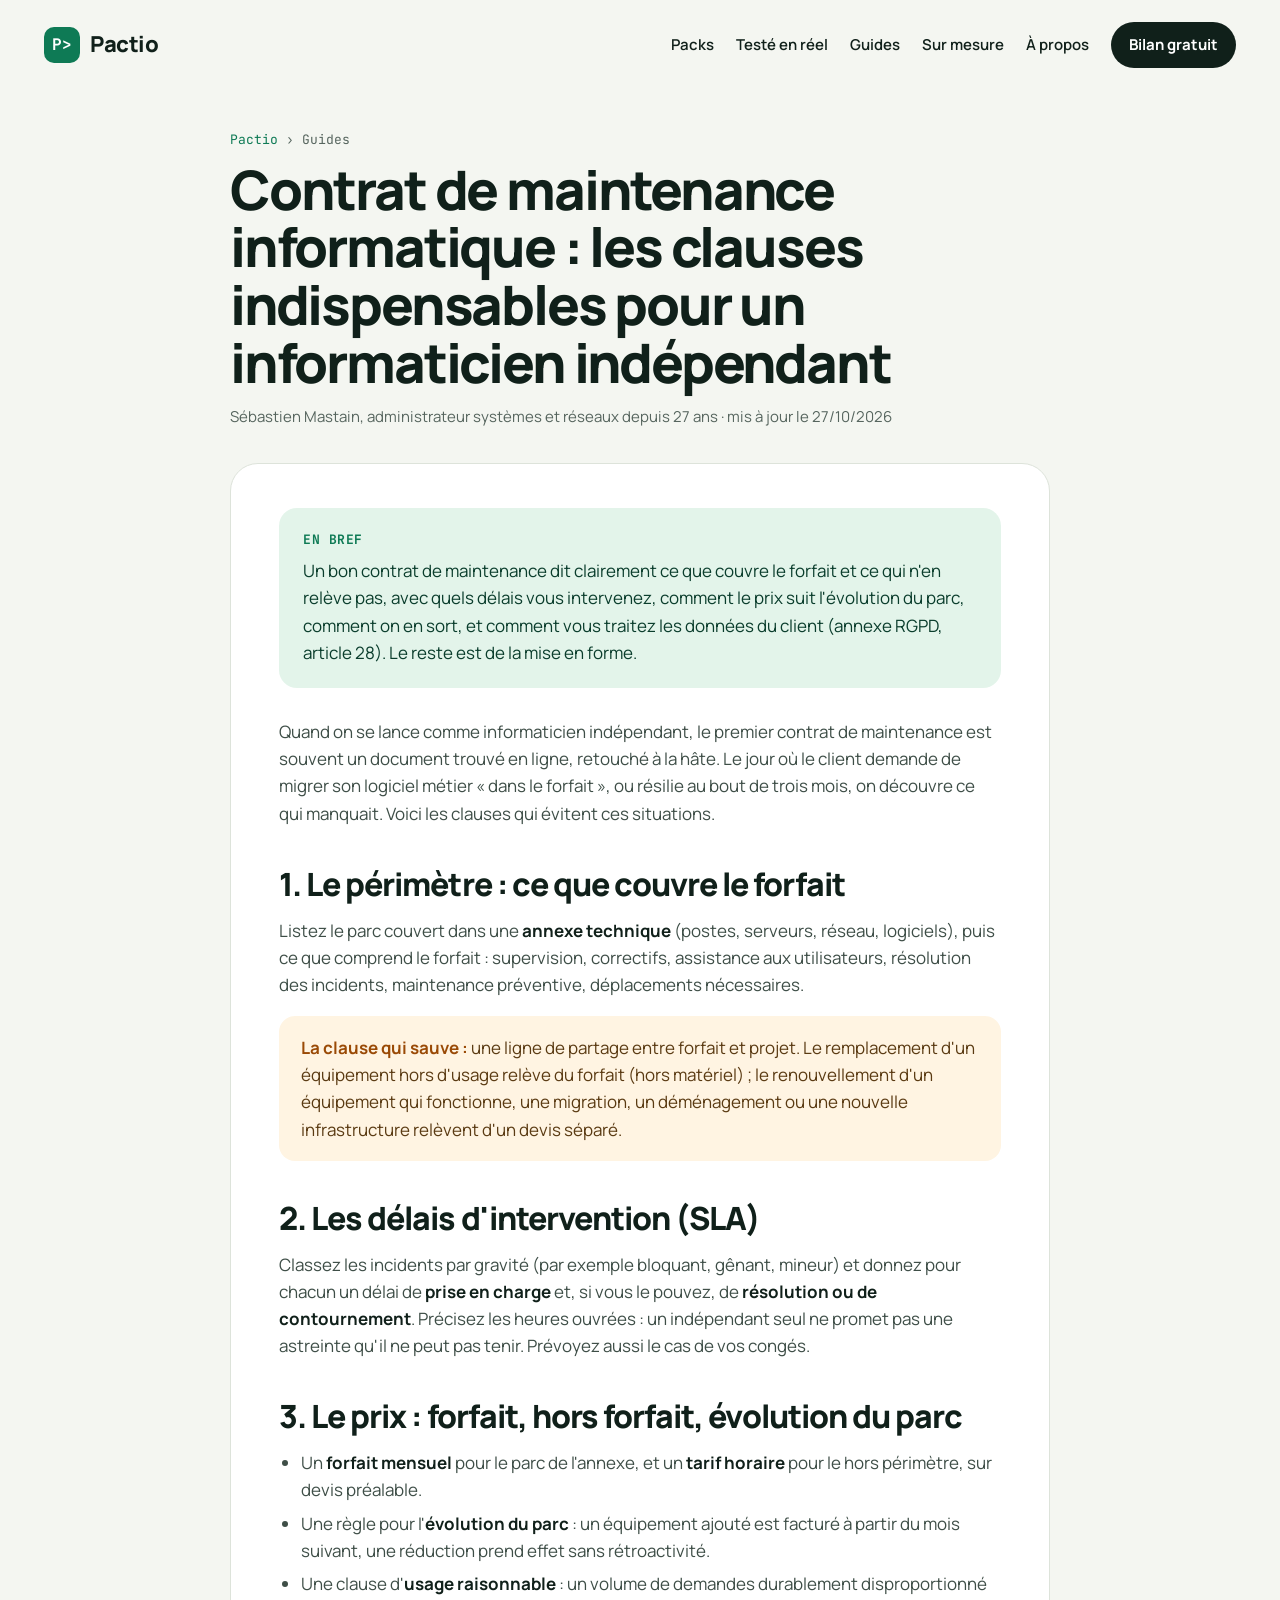
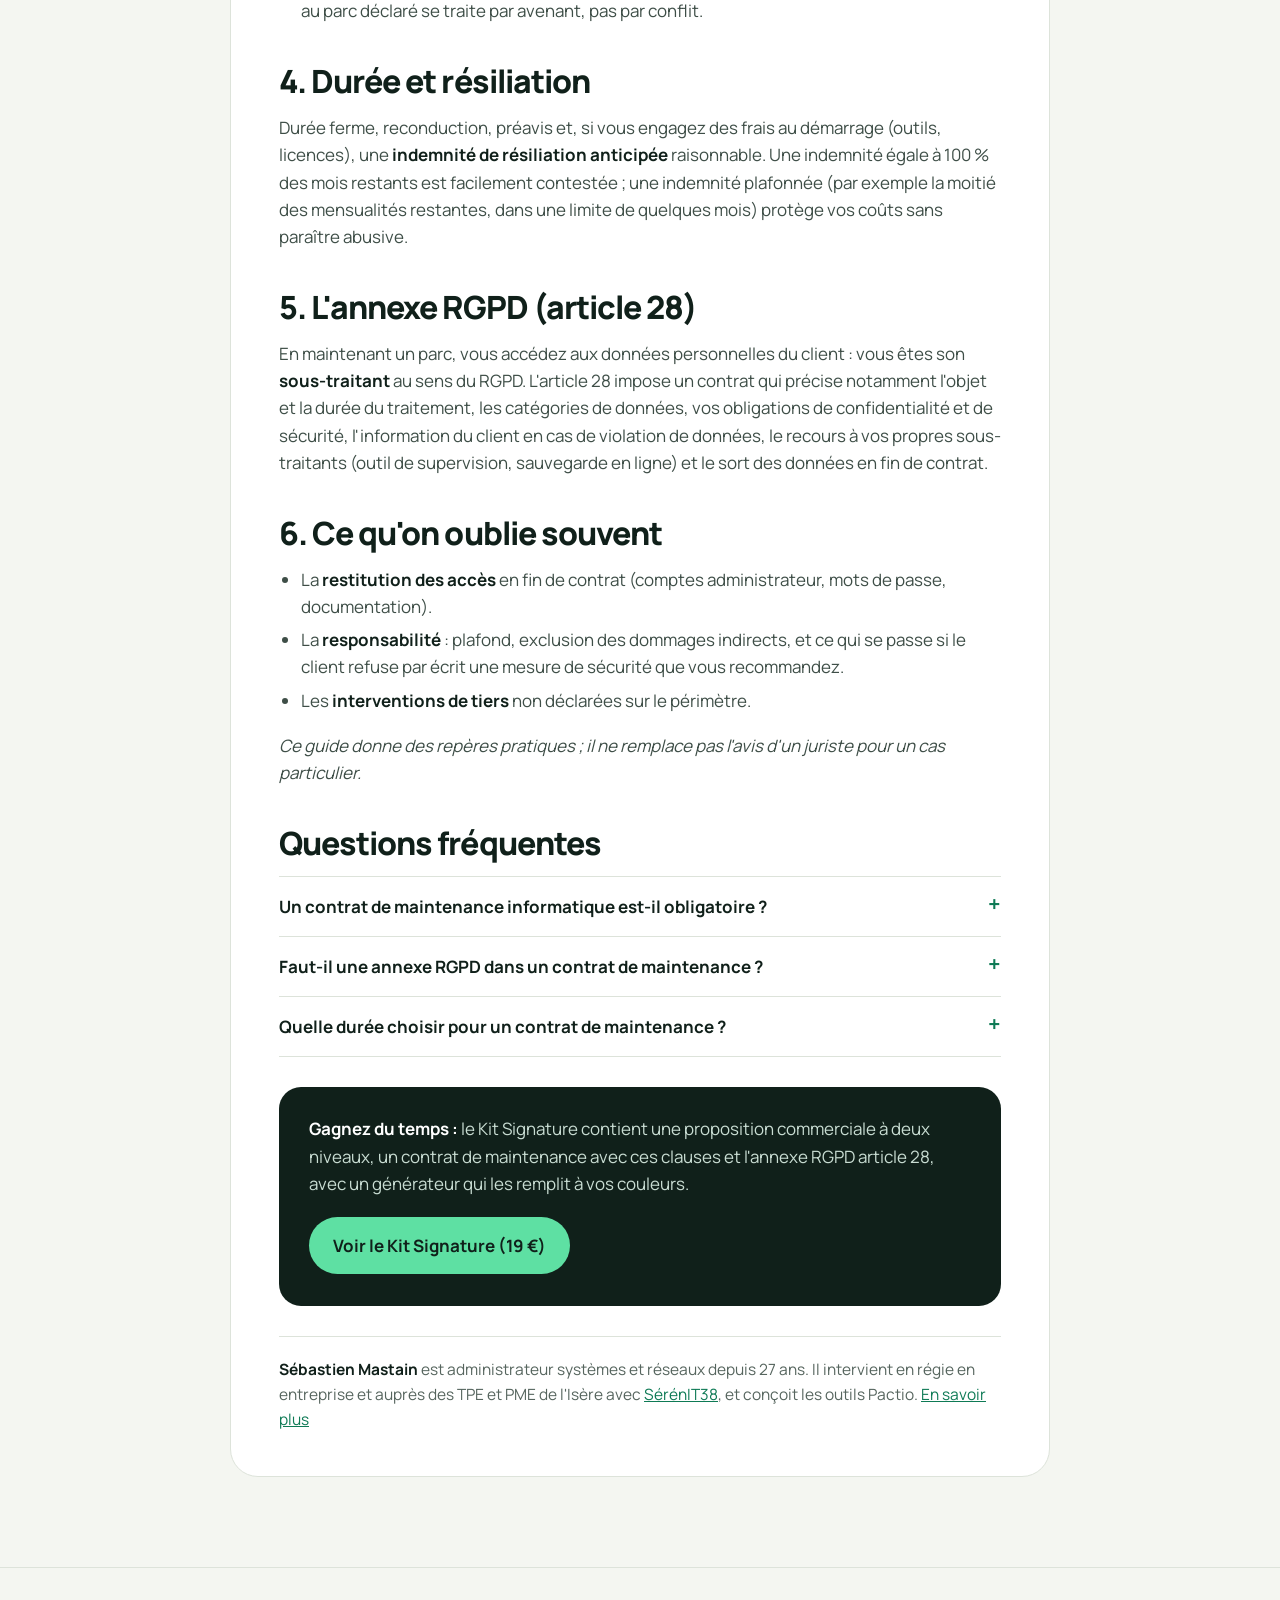
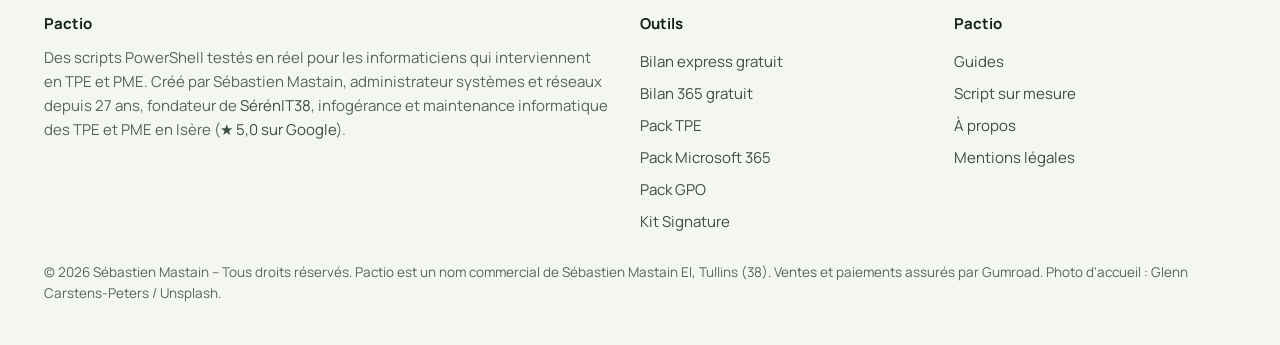
<file: modele-contrat-maintenance-informatique.html>
<!doctype html>
<html lang="fr"><head><meta charset="utf-8"><meta name="viewport" content="width=device-width, initial-scale=1">
<title>Modèle de contrat de maintenance informatique : les clauses indispensables</title>
<meta name="description" content="Périmètre, délais d&#x27;intervention, forfait et hors forfait, évolution du parc, résiliation, annexe RGPD article 28 : les clauses d&#x27;un contrat de maintenance informatique qui protège les deux parties.">
<meta name="author" content="Sébastien Mastain">
<link rel="canonical" href="https://www.pactio-it.fr/modele-contrat-maintenance-informatique.html">
<meta property="og:site_name" content="Pactio"><meta property="og:locale" content="fr_FR">
<meta property="og:title" content="Modèle de contrat de maintenance informatique : les clauses indispensables"><meta property="og:description" content="Périmètre, délais d&#x27;intervention, forfait et hors forfait, évolution du parc, résiliation, annexe RGPD article 28 : les clauses d&#x27;un contrat de maintenance informatique qui protège les deux parties.">
<meta property="og:type" content="article"><meta property="og:url" content="https://www.pactio-it.fr/modele-contrat-maintenance-informatique.html"><meta property="og:image" content="https://www.pactio-it.fr/img/og-pactio.jpg">
<meta name="twitter:card" content="summary_large_image">
<link rel="icon" href="favicon.svg" type="image/svg+xml">
<link rel="preconnect" href="https://fonts.googleapis.com"><link rel="preconnect" href="https://fonts.gstatic.com" crossorigin>
<link rel="stylesheet" href="style.css?v=4">
<script type="application/ld+json">{"@context": "https://schema.org", "@type": "Article", "headline": "Contrat de maintenance informatique : les clauses indispensables pour un informaticien indépendant", "description": "Périmètre, délais d'intervention, forfait et hors forfait, évolution du parc, résiliation, annexe RGPD article 28 : les clauses d'un contrat de maintenance informatique qui protège les deux parties.", "inLanguage": "fr-FR", "datePublished": "2026-10-27", "dateModified": "2026-10-27", "author": {"@type": "Person", "name": "Sébastien Mastain", "jobTitle": "Administrateur systèmes et réseaux", "url": "https://www.pactio-it.fr/a-propos.html", "worksFor": {"@type": "Organization", "name": "SérénIT38", "url": "https://www.serenit38.fr"}}, "publisher": {"@type": "Organization", "name": "Pactio", "logo": {"@type": "ImageObject", "url": "https://www.pactio-it.fr/favicon.svg"}}, "mainEntityOfPage": "https://www.pactio-it.fr/modele-contrat-maintenance-informatique.html", "image": "https://www.pactio-it.fr/img/og-pactio.jpg"}</script><script type="application/ld+json">{"@context": "https://schema.org", "@type": "BreadcrumbList", "itemListElement": [{"@type": "ListItem", "position": 1, "name": "Pactio", "item": "https://www.pactio-it.fr/"}, {"@type": "ListItem", "position": 2, "name": "Guides", "item": "https://www.pactio-it.fr/index.html#guides"}, {"@type": "ListItem", "position": 3, "name": "Contrat de maintenance informatique : les clauses indispensables pour un informaticien indépendant", "item": "https://www.pactio-it.fr/modele-contrat-maintenance-informatique.html"}]}</script><script type="application/ld+json">{"@context": "https://schema.org", "@type": "FAQPage", "mainEntity": [{"@type": "Question", "name": "Un contrat de maintenance informatique est-il obligatoire ?", "acceptedAnswer": {"@type": "Answer", "text": "Aucune loi n'impose un contrat écrit pour la maintenance, mais sans écrit le périmètre, les délais et le prix se discutent à chaque incident. Dès que vous accédez à des données personnelles, un contrat de sous-traitance conforme à l'article 28 du RGPD est en revanche exigé."}}, {"@type": "Question", "name": "Faut-il une annexe RGPD dans un contrat de maintenance ?", "acceptedAnswer": {"@type": "Answer", "text": "Oui dès que l'informaticien accède à des données personnelles du client, ce qui est presque toujours le cas en maintenance. L'article 28 du RGPD liste les mentions que ce contrat doit contenir."}}, {"@type": "Question", "name": "Quelle durée choisir pour un contrat de maintenance ?", "acceptedAnswer": {"@type": "Answer", "text": "Un an avec reconduction est courant. Une période ferme plus longue se justifie si vous engagez des frais au démarrage, à condition que l'indemnité de sortie reste raisonnable."}}]}</script>
</head>
<body>
<a class="skip" href="#main">Aller au contenu</a>
<header class="top"><div class="wrap nav"><a class="brand" href="index.html" aria-label="Pactio, accueil"><span class="mark" aria-hidden="true">P&gt;</span>Pactio</a>
<nav aria-label="Navigation principale"><a href="index.html#outils">Packs</a><a href="index.html#tests">Testé en réel</a><a href="index.html#guides">Guides</a><a href="script-sur-mesure.html">Sur mesure</a><a href="a-propos.html">À propos</a><a class="cta" href="https://pactiofr.gumroad.com/l/bilan-express">Bilan gratuit</a></nav></div></header>
<main id="main"><div class="art-head"><div class="wrap"><div class="crumbs"><a href="index.html">Pactio</a> › Guides</div><h1>Contrat de maintenance informatique : les clauses indispensables pour un informaticien indépendant</h1>
<div class="byline"><span>Sébastien Mastain, administrateur systèmes et réseaux depuis 27 ans · mis à jour le 27/10/2026</span></div></div></div>
<article><div class="tldr"><b>En bref</b><p>Un bon contrat de maintenance dit clairement ce que couvre le forfait et ce qui n'en relève pas, avec quels délais vous intervenez, comment le prix suit l'évolution du parc, comment on en sort, et comment vous traitez les données du client (annexe RGPD, article 28). Le reste est de la mise en forme.</p></div><p>Quand on se lance comme informaticien indépendant, le premier contrat de maintenance est souvent un document trouvé en ligne, retouché à la hâte. Le jour où le client demande de migrer son logiciel métier « dans le forfait », ou résilie au bout de trois mois, on découvre ce qui manquait. Voici les clauses qui évitent ces situations.</p>
<h2>1. Le périmètre : ce que couvre le forfait</h2>
<p>Listez le parc couvert dans une <b>annexe technique</b> (postes, serveurs, réseau, logiciels), puis ce que comprend le forfait : supervision, correctifs, assistance aux utilisateurs, résolution des incidents, maintenance préventive, déplacements nécessaires.</p>
<div class="note"><b>La clause qui sauve :</b> une ligne de partage entre forfait et projet. Le remplacement d'un équipement hors d'usage relève du forfait (hors matériel) ; le renouvellement d'un équipement qui fonctionne, une migration, un déménagement ou une nouvelle infrastructure relèvent d'un devis séparé.</div>
<h2>2. Les délais d'intervention (SLA)</h2>
<p>Classez les incidents par gravité (par exemple bloquant, gênant, mineur) et donnez pour chacun un délai de <b>prise en charge</b> et, si vous le pouvez, de <b>résolution ou de contournement</b>. Précisez les heures ouvrées : un indépendant seul ne promet pas une astreinte qu'il ne peut pas tenir. Prévoyez aussi le cas de vos congés.</p>
<h2>3. Le prix : forfait, hors forfait, évolution du parc</h2>
<ul><li>Un <b>forfait mensuel</b> pour le parc de l'annexe, et un <b>tarif horaire</b> pour le hors périmètre, sur devis préalable.</li>
<li>Une règle pour l'<b>évolution du parc</b> : un équipement ajouté est facturé à partir du mois suivant, une réduction prend effet sans rétroactivité.</li>
<li>Une clause d'<b>usage raisonnable</b> : un volume de demandes durablement disproportionné au parc déclaré se traite par avenant, pas par conflit.</li></ul>
<h2>4. Durée et résiliation</h2>
<p>Durée ferme, reconduction, préavis et, si vous engagez des frais au démarrage (outils, licences), une <b>indemnité de résiliation anticipée</b> raisonnable. Une indemnité égale à 100 % des mois restants est facilement contestée ; une indemnité plafonnée (par exemple la moitié des mensualités restantes, dans une limite de quelques mois) protège vos coûts sans paraître abusive.</p>
<h2>5. L'annexe RGPD (article 28)</h2>
<p>En maintenant un parc, vous accédez aux données personnelles du client : vous êtes son <b>sous-traitant</b> au sens du RGPD. L'article 28 impose un contrat qui précise notamment l'objet et la durée du traitement, les catégories de données, vos obligations de confidentialité et de sécurité, l'information du client en cas de violation de données, le recours à vos propres sous-traitants (outil de supervision, sauvegarde en ligne) et le sort des données en fin de contrat.</p>
<h2>6. Ce qu'on oublie souvent</h2>
<ul><li>La <b>restitution des accès</b> en fin de contrat (comptes administrateur, mots de passe, documentation).</li>
<li>La <b>responsabilité</b> : plafond, exclusion des dommages indirects, et ce qui se passe si le client refuse par écrit une mesure de sécurité que vous recommandez.</li>
<li>Les <b>interventions de tiers</b> non déclarées sur le périmètre.</li></ul>
<p><i>Ce guide donne des repères pratiques ; il ne remplace pas l'avis d'un juriste pour un cas particulier.</i></p>
<h2>Questions fréquentes</h2><div class="faq"><details><summary>Un contrat de maintenance informatique est-il obligatoire ?</summary><p>Aucune loi n&#x27;impose un contrat écrit pour la maintenance, mais sans écrit le périmètre, les délais et le prix se discutent à chaque incident. Dès que vous accédez à des données personnelles, un contrat de sous-traitance conforme à l&#x27;article 28 du RGPD est en revanche exigé.</p></details><details><summary>Faut-il une annexe RGPD dans un contrat de maintenance ?</summary><p>Oui dès que l&#x27;informaticien accède à des données personnelles du client, ce qui est presque toujours le cas en maintenance. L&#x27;article 28 du RGPD liste les mentions que ce contrat doit contenir.</p></details><details><summary>Quelle durée choisir pour un contrat de maintenance ?</summary><p>Un an avec reconduction est courant. Une période ferme plus longue se justifie si vous engagez des frais au démarrage, à condition que l&#x27;indemnité de sortie reste raisonnable.</p></details></div>
<div class="cta-box"><p><b>Gagnez du temps :</b> le Kit Signature contient une proposition commerciale à deux niveaux, un contrat de maintenance avec ces clauses et l'annexe RGPD article 28, avec un générateur qui les remplit à vos couleurs.</p><a class="btn btn-a" href="https://pactiofr.gumroad.com/l/kit-signature">Voir le Kit Signature (19 €)</a></div>
<div class="author"><p><b>Sébastien Mastain</b> est administrateur systèmes et réseaux depuis 27 ans. Il intervient en régie en entreprise et auprès des TPE et PME de l'Isère avec <a href="https://www.serenit38.fr">SérénIT38</a>, et conçoit les outils Pactio. <a href="a-propos.html">En savoir plus</a></p></div>
</article></main>
<footer><div class="wrap"><div class="f">
<div><b>Pactio</b><p>Des scripts PowerShell testés en réel pour les informaticiens qui interviennent en TPE et PME. Créé par Sébastien Mastain, administrateur systèmes et réseaux depuis 27 ans, fondateur de <a style="display:inline" href="https://www.serenit38.fr" target="_blank" rel="noopener">SérénIT38</a>, infogérance et maintenance informatique des TPE et PME en Isère (<a style="display:inline" href="https://g.page/r/CY71vqANLK-BEBM" target="_blank" rel="noopener">★ 5,0 sur Google</a>).</p></div>
<div><b>Outils</b><a href="https://pactiofr.gumroad.com/l/bilan-express">Bilan express gratuit</a><a href="https://github.com/sebastienmastain/bilan-365">Bilan 365 gratuit</a><a href="https://pactiofr.gumroad.com/l/pack-tpe">Pack TPE</a><a href="https://pactiofr.gumroad.com/l/pack-scripts-m365">Pack Microsoft 365</a><a href="https://pactiofr.gumroad.com/l/pack-gpo">Pack GPO</a><a href="https://pactiofr.gumroad.com/l/kit-signature">Kit Signature</a></div>
<div><b>Pactio</b><a href="index.html#guides">Guides</a><a href="script-sur-mesure.html">Script sur mesure</a><a href="a-propos.html">À propos</a><a href="mentions-legales.html">Mentions légales</a></div>
</div><p class="legal">© 2026 Sébastien Mastain – Tous droits réservés. Pactio est un nom commercial de Sébastien Mastain EI, Tullins (38). Ventes et paiements assurés par Gumroad. Photo d'accueil : Glenn Carstens-Peters / Unsplash.</p></div></footer>
</body></html>
</file>
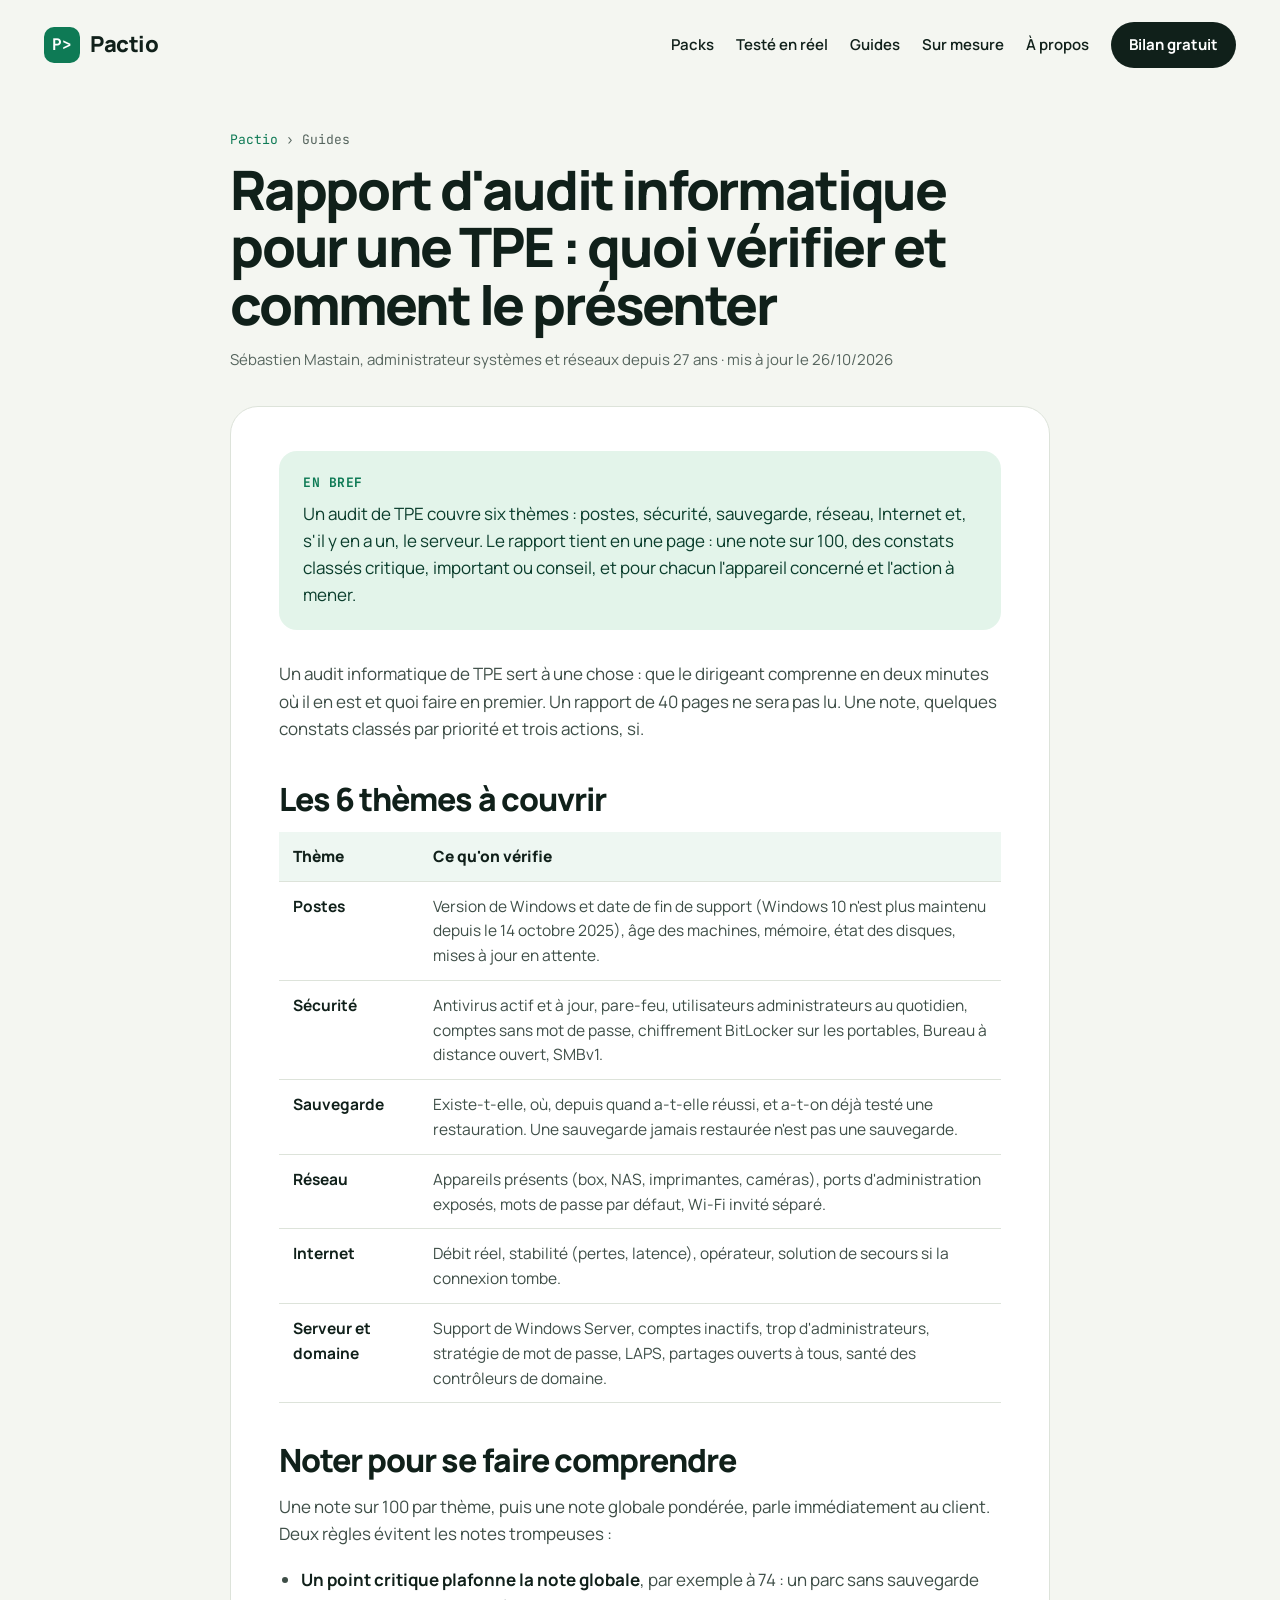
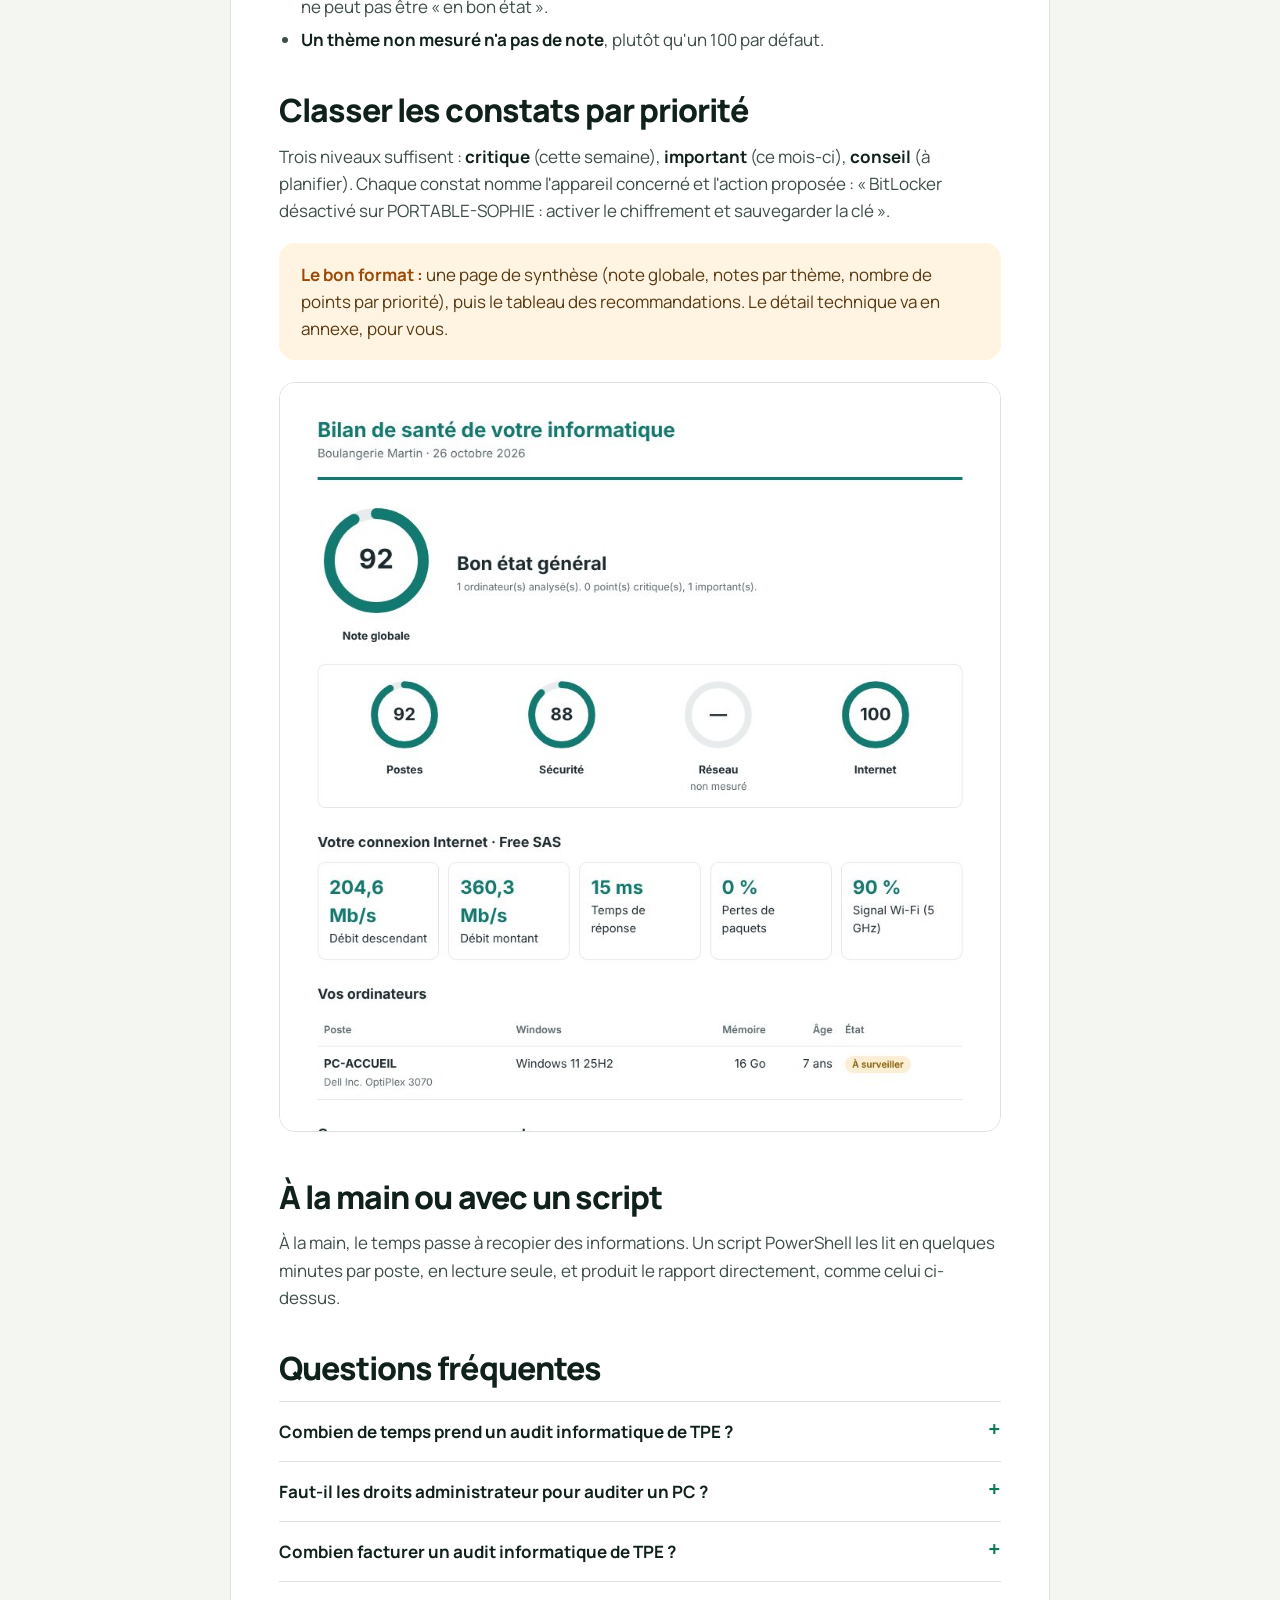
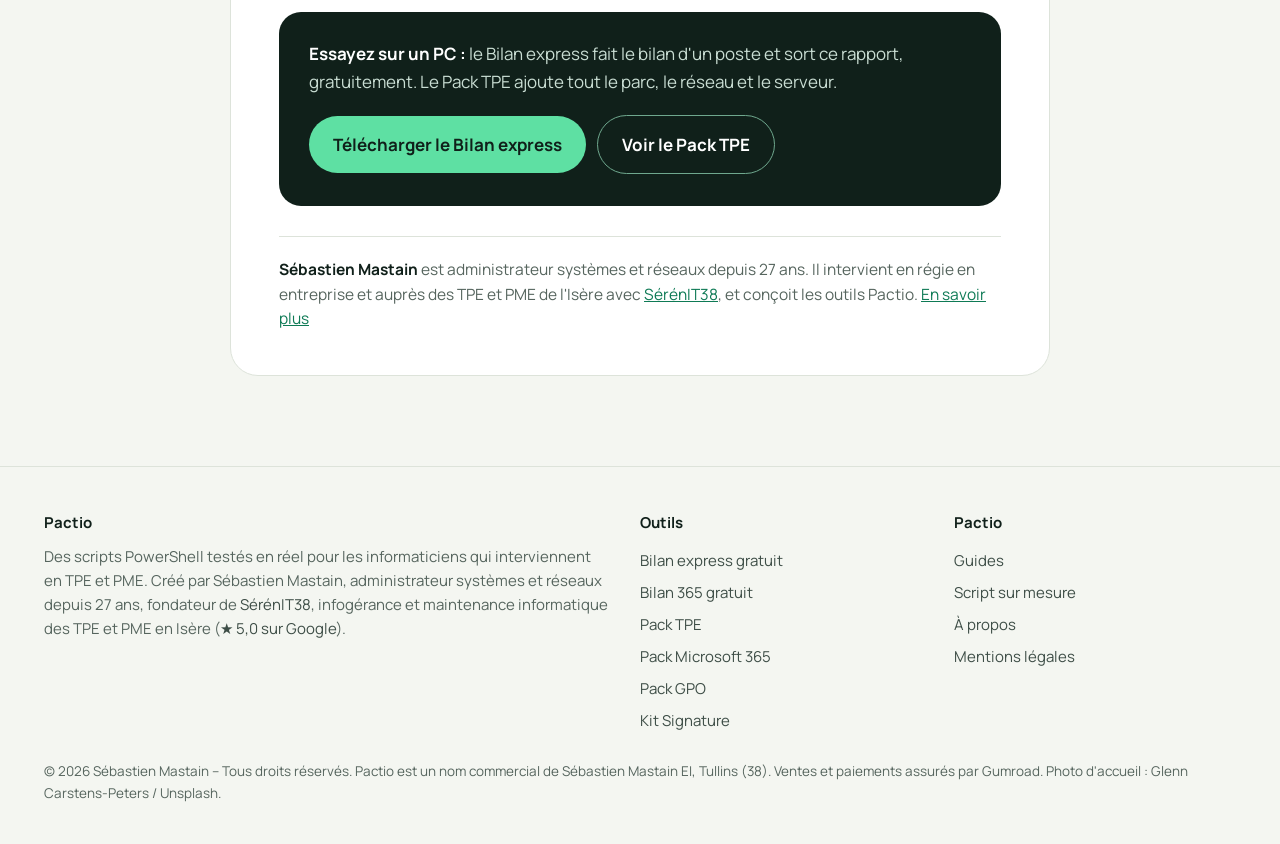
<file: rapport-audit-informatique-tpe.html>
<!doctype html>
<html lang="fr"><head><meta charset="utf-8"><meta name="viewport" content="width=device-width, initial-scale=1">
<title>Rapport d&#x27;audit informatique TPE : quoi vérifier et comment le présenter</title>
<meta name="description" content="Les 6 thèmes d&#x27;un audit informatique de TPE (postes, sécurité, sauvegarde, réseau, Internet, serveur), une notation sur 100 et un rapport que le client comprend.">
<meta name="author" content="Sébastien Mastain">
<link rel="canonical" href="https://www.pactio-it.fr/rapport-audit-informatique-tpe.html">
<meta property="og:site_name" content="Pactio"><meta property="og:locale" content="fr_FR">
<meta property="og:title" content="Rapport d&#x27;audit informatique TPE : quoi vérifier et comment le présenter"><meta property="og:description" content="Les 6 thèmes d&#x27;un audit informatique de TPE (postes, sécurité, sauvegarde, réseau, Internet, serveur), une notation sur 100 et un rapport que le client comprend.">
<meta property="og:type" content="article"><meta property="og:url" content="https://www.pactio-it.fr/rapport-audit-informatique-tpe.html"><meta property="og:image" content="https://www.pactio-it.fr/img/og-pactio.jpg">
<meta name="twitter:card" content="summary_large_image">
<link rel="icon" href="favicon.svg" type="image/svg+xml">
<link rel="preconnect" href="https://fonts.googleapis.com"><link rel="preconnect" href="https://fonts.gstatic.com" crossorigin>
<link rel="stylesheet" href="style.css?v=4">
<script type="application/ld+json">{"@context": "https://schema.org", "@type": "Article", "headline": "Rapport d'audit informatique pour une TPE : quoi vérifier et comment le présenter", "description": "Les 6 thèmes d'un audit informatique de TPE (postes, sécurité, sauvegarde, réseau, Internet, serveur), une notation sur 100 et un rapport que le client comprend.", "inLanguage": "fr-FR", "datePublished": "2026-10-26", "dateModified": "2026-10-26", "author": {"@type": "Person", "name": "Sébastien Mastain", "jobTitle": "Administrateur systèmes et réseaux", "url": "https://www.pactio-it.fr/a-propos.html", "worksFor": {"@type": "Organization", "name": "SérénIT38", "url": "https://www.serenit38.fr"}}, "publisher": {"@type": "Organization", "name": "Pactio", "logo": {"@type": "ImageObject", "url": "https://www.pactio-it.fr/favicon.svg"}}, "mainEntityOfPage": "https://www.pactio-it.fr/rapport-audit-informatique-tpe.html", "image": "https://www.pactio-it.fr/img/og-pactio.jpg"}</script><script type="application/ld+json">{"@context": "https://schema.org", "@type": "BreadcrumbList", "itemListElement": [{"@type": "ListItem", "position": 1, "name": "Pactio", "item": "https://www.pactio-it.fr/"}, {"@type": "ListItem", "position": 2, "name": "Guides", "item": "https://www.pactio-it.fr/index.html#guides"}, {"@type": "ListItem", "position": 3, "name": "Rapport d'audit informatique pour une TPE : quoi vérifier et comment le présenter", "item": "https://www.pactio-it.fr/rapport-audit-informatique-tpe.html"}]}</script><script type="application/ld+json">{"@context": "https://schema.org", "@type": "FAQPage", "mainEntity": [{"@type": "Question", "name": "Combien de temps prend un audit informatique de TPE ?", "acceptedAnswer": {"@type": "Answer", "text": "À la main, compter une demi-journée pour une dizaine de postes, dont une bonne partie à recopier des informations dans un tableur. Avec un script en lecture seule, la collecte prend quelques minutes par poste et le rapport se génère automatiquement."}}, {"@type": "Question", "name": "Faut-il les droits administrateur pour auditer un PC ?", "acceptedAnswer": {"@type": "Answer", "text": "Non pour l'essentiel. Avec les droits administrateur, on vérifie en plus le chiffrement BitLocker, l'état SMART des disques et le protocole SMBv1."}}, {"@type": "Question", "name": "Combien facturer un audit informatique de TPE ?", "acceptedAnswer": {"@type": "Answer", "text": "Cela dépend de la zone et du nombre de postes. Beaucoup d'informaticiens l'offrent ou le facturent peu, parce qu'il débouche sur un devis ou un contrat de maintenance."}}]}</script>
</head><body>
<a class="skip" href="#main">Aller au contenu</a>
<header class="top"><div class="wrap nav"><a class="brand" href="index.html" aria-label="Pactio, accueil"><span class="mark" aria-hidden="true">P&gt;</span>Pactio</a>
<nav aria-label="Navigation principale"><a href="index.html#outils">Packs</a><a href="index.html#tests">Testé en réel</a><a href="index.html#guides">Guides</a><a href="script-sur-mesure.html">Sur mesure</a><a href="a-propos.html">À propos</a><a class="cta" href="https://pactiofr.gumroad.com/l/bilan-express">Bilan gratuit</a></nav></div></header>
<main id="main"><div class="art-head"><div class="wrap"><div class="crumbs"><a href="index.html">Pactio</a> › Guides</div><h1>Rapport d'audit informatique pour une TPE : quoi vérifier et comment le présenter</h1>
<div class="byline"><span>Sébastien Mastain, administrateur systèmes et réseaux depuis 27 ans · mis à jour le 26/10/2026</span></div></div></div>
<article><div class="tldr"><b>En bref</b><p>Un audit de TPE couvre six thèmes : postes, sécurité, sauvegarde, réseau, Internet et, s'il y en a un, le serveur. Le rapport tient en une page : une note sur 100, des constats classés critique, important ou conseil, et pour chacun l'appareil concerné et l'action à mener.</p></div><p>Un audit informatique de TPE sert à une chose : que le dirigeant comprenne en deux minutes où il en est et quoi faire en premier. Un rapport de 40 pages ne sera pas lu. Une note, quelques constats classés par priorité et trois actions, si.</p>
<h2>Les 6 thèmes à couvrir</h2>
<table><tr><th>Thème</th><th>Ce qu'on vérifie</th></tr>
<tr><td><b>Postes</b></td><td>Version de Windows et date de fin de support (Windows 10 n'est plus maintenu depuis le 14 octobre 2025), âge des machines, mémoire, état des disques, mises à jour en attente.</td></tr>
<tr><td><b>Sécurité</b></td><td>Antivirus actif et à jour, pare-feu, utilisateurs administrateurs au quotidien, comptes sans mot de passe, chiffrement BitLocker sur les portables, Bureau à distance ouvert, SMBv1.</td></tr>
<tr><td><b>Sauvegarde</b></td><td>Existe-t-elle, où, depuis quand a-t-elle réussi, et a-t-on déjà testé une restauration. Une sauvegarde jamais restaurée n'est pas une sauvegarde.</td></tr>
<tr><td><b>Réseau</b></td><td>Appareils présents (box, NAS, imprimantes, caméras), ports d'administration exposés, mots de passe par défaut, Wi-Fi invité séparé.</td></tr>
<tr><td><b>Internet</b></td><td>Débit réel, stabilité (pertes, latence), opérateur, solution de secours si la connexion tombe.</td></tr>
<tr><td><b>Serveur et domaine</b></td><td>Support de Windows Server, comptes inactifs, trop d'administrateurs, stratégie de mot de passe, LAPS, partages ouverts à tous, santé des contrôleurs de domaine.</td></tr>
</table>
<h2>Noter pour se faire comprendre</h2>
<p>Une note sur 100 par thème, puis une note globale pondérée, parle immédiatement au client. Deux règles évitent les notes trompeuses :</p>
<ul><li><b>Un point critique plafonne la note globale</b>, par exemple à 74 : un parc sans sauvegarde ne peut pas être « en bon état ».</li>
<li><b>Un thème non mesuré n'a pas de note</b>, plutôt qu'un 100 par défaut.</li></ul>
<h2>Classer les constats par priorité</h2>
<p>Trois niveaux suffisent : <b>critique</b> (cette semaine), <b>important</b> (ce mois-ci), <b>conseil</b> (à planifier). Chaque constat nomme l'appareil concerné et l'action proposée : « BitLocker désactivé sur PORTABLE-SOPHIE : activer le chiffrement et sauvegarder la clé ».</p>
<div class="note"><b>Le bon format :</b> une page de synthèse (note globale, notes par thème, nombre de points par priorité), puis le tableau des recommandations. Le détail technique va en annexe, pour vous.</div>
<p><img src="img/rapport-bilan.jpg" alt="Exemple de rapport de bilan de santé noté 92 sur 100 pour une boulangerie fictive" width="920" height="956" loading="lazy" style="border-radius:16px;border:1px solid #DDE3DA"></p>
<h2>À la main ou avec un script</h2>
<p>À la main, le temps passe à recopier des informations. Un script PowerShell les lit en quelques minutes par poste, en lecture seule, et produit le rapport directement, comme celui ci-dessus.</p>
<h2>Questions fréquentes</h2><div class="faq"><details><summary>Combien de temps prend un audit informatique de TPE ?</summary><p>À la main, compter une demi-journée pour une dizaine de postes, dont une bonne partie à recopier des informations dans un tableur. Avec un script en lecture seule, la collecte prend quelques minutes par poste et le rapport se génère automatiquement.</p></details><details><summary>Faut-il les droits administrateur pour auditer un PC ?</summary><p>Non pour l&#x27;essentiel. Avec les droits administrateur, on vérifie en plus le chiffrement BitLocker, l&#x27;état SMART des disques et le protocole SMBv1.</p></details><details><summary>Combien facturer un audit informatique de TPE ?</summary><p>Cela dépend de la zone et du nombre de postes. Beaucoup d&#x27;informaticiens l&#x27;offrent ou le facturent peu, parce qu&#x27;il débouche sur un devis ou un contrat de maintenance.</p></details></div>
<div class="cta-box"><p><b>Essayez sur un PC :</b> le Bilan express fait le bilan d'un poste et sort ce rapport, gratuitement. Le Pack TPE ajoute tout le parc, le réseau et le serveur.</p><a class="btn btn-a" href="https://pactiofr.gumroad.com/l/bilan-express">Télécharger le Bilan express</a> <a class="btn btn-l" href="https://pactiofr.gumroad.com/l/pack-tpe">Voir le Pack TPE</a></div>
<div class="author"><p><b>Sébastien Mastain</b> est administrateur systèmes et réseaux depuis 27 ans. Il intervient en régie en entreprise et auprès des TPE et PME de l'Isère avec <a href="https://www.serenit38.fr">SérénIT38</a>, et conçoit les outils Pactio. <a href="a-propos.html">En savoir plus</a></p></div>
</article></main>
<footer><div class="wrap"><div class="f">
<div><b>Pactio</b><p>Des scripts PowerShell testés en réel pour les informaticiens qui interviennent en TPE et PME. Créé par Sébastien Mastain, administrateur systèmes et réseaux depuis 27 ans, fondateur de <a style="display:inline" href="https://www.serenit38.fr" target="_blank" rel="noopener">SérénIT38</a>, infogérance et maintenance informatique des TPE et PME en Isère (<a style="display:inline" href="https://g.page/r/CY71vqANLK-BEBM" target="_blank" rel="noopener">★ 5,0 sur Google</a>).</p></div>
<div><b>Outils</b><a href="https://pactiofr.gumroad.com/l/bilan-express">Bilan express gratuit</a><a href="https://github.com/sebastienmastain/bilan-365">Bilan 365 gratuit</a><a href="https://pactiofr.gumroad.com/l/pack-tpe">Pack TPE</a><a href="https://pactiofr.gumroad.com/l/pack-scripts-m365">Pack Microsoft 365</a><a href="https://pactiofr.gumroad.com/l/pack-gpo">Pack GPO</a><a href="https://pactiofr.gumroad.com/l/kit-signature">Kit Signature</a></div>
<div><b>Pactio</b><a href="index.html#guides">Guides</a><a href="script-sur-mesure.html">Script sur mesure</a><a href="a-propos.html">À propos</a><a href="mentions-legales.html">Mentions légales</a></div>
</div><p class="legal">© 2026 Sébastien Mastain – Tous droits réservés. Pactio est un nom commercial de Sébastien Mastain EI, Tullins (38). Ventes et paiements assurés par Gumroad. Photo d'accueil : Glenn Carstens-Peters / Unsplash.</p></div></footer>
</body></html>
</file>
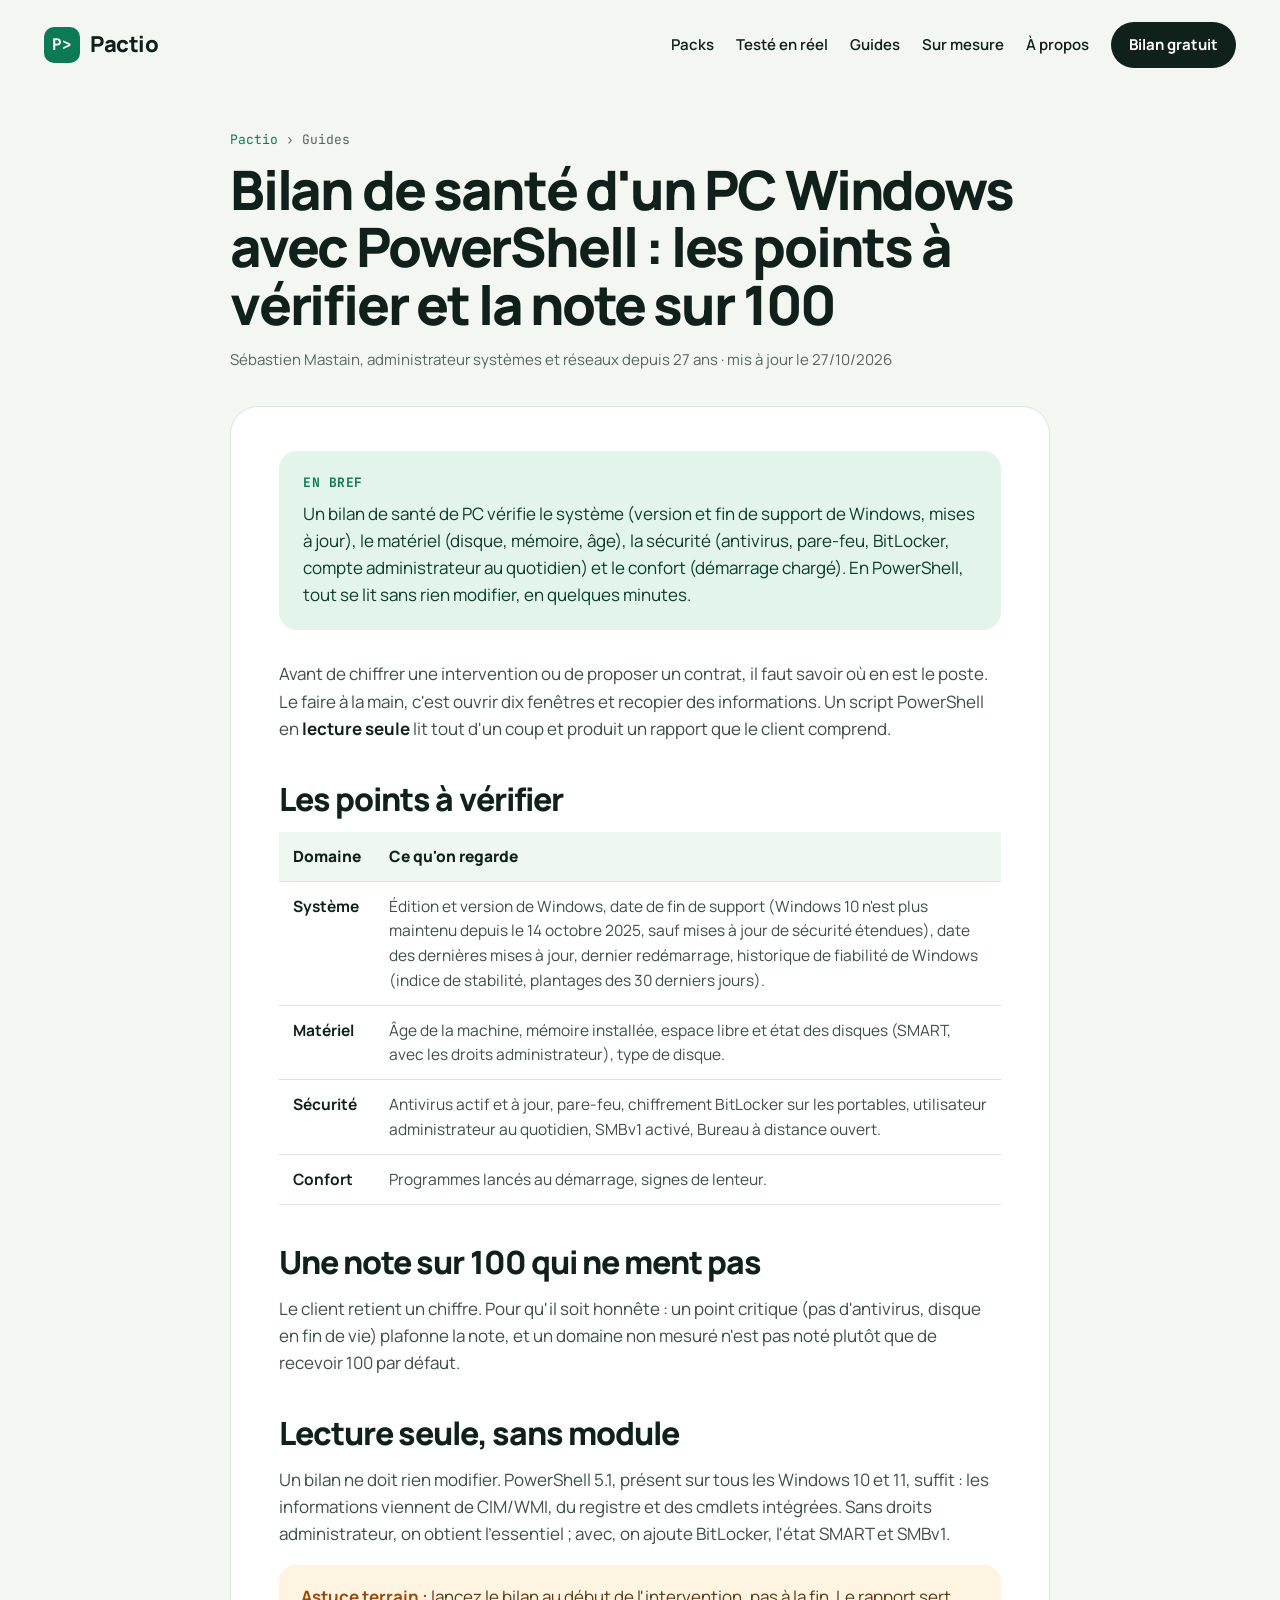
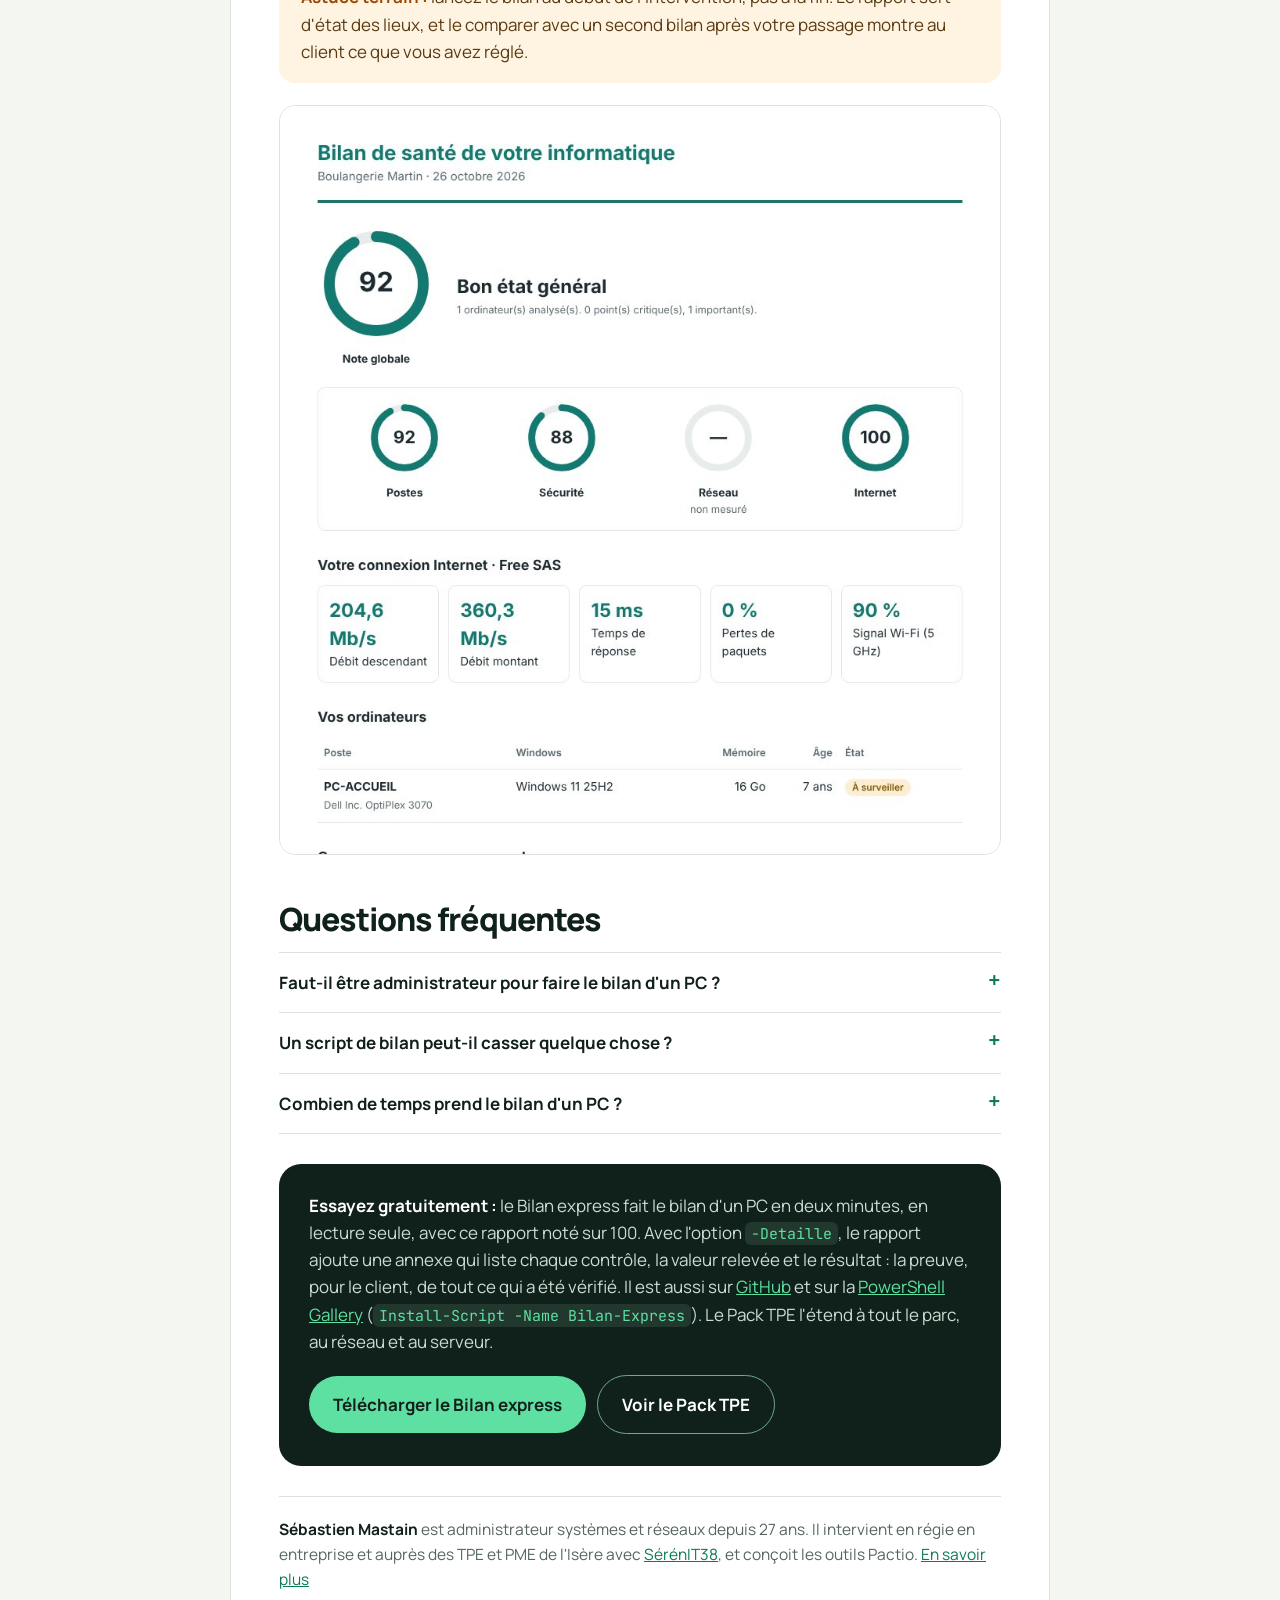
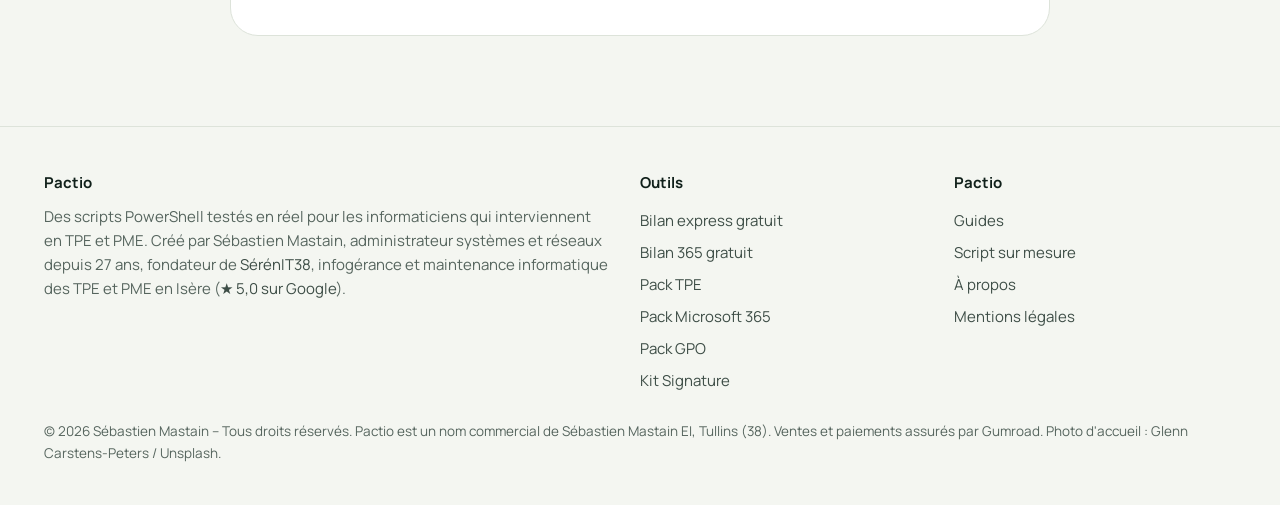
<file: script-powershell-bilan-sante-pc.html>
<!doctype html>
<html lang="fr"><head><meta charset="utf-8"><meta name="viewport" content="width=device-width, initial-scale=1">
<title>Script PowerShell de bilan de santé d&#x27;un PC Windows : quoi vérifier</title>
<meta name="description" content="Version et support de Windows, disque, mémoire, mises à jour, antivirus, BitLocker, administrateur au quotidien, démarrage : les points d&#x27;un bilan de santé de PC Windows en PowerShell, en lecture seule.">
<meta name="author" content="Sébastien Mastain">
<link rel="canonical" href="https://www.pactio-it.fr/script-powershell-bilan-sante-pc.html">
<meta property="og:site_name" content="Pactio"><meta property="og:locale" content="fr_FR">
<meta property="og:title" content="Script PowerShell de bilan de santé d&#x27;un PC Windows : quoi vérifier"><meta property="og:description" content="Version et support de Windows, disque, mémoire, mises à jour, antivirus, BitLocker, administrateur au quotidien, démarrage : les points d&#x27;un bilan de santé de PC Windows en PowerShell, en lecture seule.">
<meta property="og:type" content="article"><meta property="og:url" content="https://www.pactio-it.fr/script-powershell-bilan-sante-pc.html"><meta property="og:image" content="https://www.pactio-it.fr/img/og-pactio.jpg">
<meta name="twitter:card" content="summary_large_image">
<link rel="icon" href="favicon.svg" type="image/svg+xml">
<link rel="preconnect" href="https://fonts.googleapis.com"><link rel="preconnect" href="https://fonts.gstatic.com" crossorigin>
<link rel="stylesheet" href="style.css?v=4">
<script type="application/ld+json">{"@context": "https://schema.org", "@type": "Article", "headline": "Bilan de santé d'un PC Windows avec PowerShell : les points à vérifier et la note sur 100", "description": "Version et support de Windows, disque, mémoire, mises à jour, antivirus, BitLocker, administrateur au quotidien, démarrage : les points d'un bilan de santé de PC Windows en PowerShell, en lecture seule.", "inLanguage": "fr-FR", "datePublished": "2026-10-27", "dateModified": "2026-10-27", "author": {"@type": "Person", "name": "Sébastien Mastain", "jobTitle": "Administrateur systèmes et réseaux", "url": "https://www.pactio-it.fr/a-propos.html", "worksFor": {"@type": "Organization", "name": "SérénIT38", "url": "https://www.serenit38.fr"}}, "publisher": {"@type": "Organization", "name": "Pactio", "logo": {"@type": "ImageObject", "url": "https://www.pactio-it.fr/favicon.svg"}}, "mainEntityOfPage": "https://www.pactio-it.fr/script-powershell-bilan-sante-pc.html", "image": "https://www.pactio-it.fr/img/og-pactio.jpg"}</script><script type="application/ld+json">{"@context": "https://schema.org", "@type": "BreadcrumbList", "itemListElement": [{"@type": "ListItem", "position": 1, "name": "Pactio", "item": "https://www.pactio-it.fr/"}, {"@type": "ListItem", "position": 2, "name": "Guides", "item": "https://www.pactio-it.fr/index.html#guides"}, {"@type": "ListItem", "position": 3, "name": "Bilan de santé d'un PC Windows avec PowerShell : les points à vérifier et la note sur 100", "item": "https://www.pactio-it.fr/script-powershell-bilan-sante-pc.html"}]}</script><script type="application/ld+json">{"@context": "https://schema.org", "@type": "FAQPage", "mainEntity": [{"@type": "Question", "name": "Faut-il être administrateur pour faire le bilan d'un PC ?", "acceptedAnswer": {"@type": "Answer", "text": "Non pour l'essentiel. Les droits administrateur ajoutent l'état SMART des disques, le chiffrement BitLocker et la vérification de SMBv1."}}, {"@type": "Question", "name": "Un script de bilan peut-il casser quelque chose ?", "acceptedAnswer": {"@type": "Answer", "text": "Un script de bilan bien conçu est en lecture seule : il lit des informations et écrit seulement son rapport. Vérifiez qu'il ne contient aucune commande de modification avant de le lancer chez un client."}}, {"@type": "Question", "name": "Combien de temps prend le bilan d'un PC ?", "acceptedAnswer": {"@type": "Answer", "text": "Environ deux minutes par poste avec un script, contre une demi-heure ou plus à la main."}}]}</script>
</head>
<body>
<a class="skip" href="#main">Aller au contenu</a>
<header class="top"><div class="wrap nav"><a class="brand" href="index.html" aria-label="Pactio, accueil"><span class="mark" aria-hidden="true">P&gt;</span>Pactio</a>
<nav aria-label="Navigation principale"><a href="index.html#outils">Packs</a><a href="index.html#tests">Testé en réel</a><a href="index.html#guides">Guides</a><a href="script-sur-mesure.html">Sur mesure</a><a href="a-propos.html">À propos</a><a class="cta" href="https://pactiofr.gumroad.com/l/bilan-express">Bilan gratuit</a></nav></div></header>
<main id="main"><div class="art-head"><div class="wrap"><div class="crumbs"><a href="index.html">Pactio</a> › Guides</div><h1>Bilan de santé d&#x27;un PC Windows avec PowerShell : les points à vérifier et la note sur 100</h1>
<div class="byline"><span>Sébastien Mastain, administrateur systèmes et réseaux depuis 27 ans · mis à jour le 27/10/2026</span></div></div></div>
<article><div class="tldr"><b>En bref</b><p>Un bilan de santé de PC vérifie le système (version et fin de support de Windows, mises à jour), le matériel (disque, mémoire, âge), la sécurité (antivirus, pare-feu, BitLocker, compte administrateur au quotidien) et le confort (démarrage chargé). En PowerShell, tout se lit sans rien modifier, en quelques minutes.</p></div><p>Avant de chiffrer une intervention ou de proposer un contrat, il faut savoir où en est le poste. Le faire à la main, c'est ouvrir dix fenêtres et recopier des informations. Un script PowerShell en <b>lecture seule</b> lit tout d'un coup et produit un rapport que le client comprend.</p>
<h2>Les points à vérifier</h2>
<table><tr><th>Domaine</th><th>Ce qu'on regarde</th></tr>
<tr><td><b>Système</b></td><td>Édition et version de Windows, date de fin de support (Windows 10 n'est plus maintenu depuis le 14 octobre 2025, sauf mises à jour de sécurité étendues), date des dernières mises à jour, dernier redémarrage, historique de fiabilité de Windows (indice de stabilité, plantages des 30 derniers jours).</td></tr>
<tr><td><b>Matériel</b></td><td>Âge de la machine, mémoire installée, espace libre et état des disques (SMART, avec les droits administrateur), type de disque.</td></tr>
<tr><td><b>Sécurité</b></td><td>Antivirus actif et à jour, pare-feu, chiffrement BitLocker sur les portables, utilisateur administrateur au quotidien, SMBv1 activé, Bureau à distance ouvert.</td></tr>
<tr><td><b>Confort</b></td><td>Programmes lancés au démarrage, signes de lenteur.</td></tr>
</table>
<h2>Une note sur 100 qui ne ment pas</h2>
<p>Le client retient un chiffre. Pour qu'il soit honnête : un point critique (pas d'antivirus, disque en fin de vie) plafonne la note, et un domaine non mesuré n'est pas noté plutôt que de recevoir 100 par défaut.</p>
<h2>Lecture seule, sans module</h2>
<p>Un bilan ne doit rien modifier. PowerShell 5.1, présent sur tous les Windows 10 et 11, suffit : les informations viennent de CIM/WMI, du registre et des cmdlets intégrées. Sans droits administrateur, on obtient l'essentiel ; avec, on ajoute BitLocker, l'état SMART et SMBv1.</p>
<div class="note"><b>Astuce terrain :</b> lancez le bilan au début de l'intervention, pas à la fin. Le rapport sert d'état des lieux, et le comparer avec un second bilan après votre passage montre au client ce que vous avez réglé.</div>
<p><img src="img/rapport-bilan.jpg" alt="Exemple de rapport de bilan de santé noté 92 sur 100 pour une boulangerie fictive" width="920" height="956" loading="lazy" style="border-radius:16px;border:1px solid #DDE3DA"></p>
<h2>Questions fréquentes</h2><div class="faq"><details><summary>Faut-il être administrateur pour faire le bilan d&#x27;un PC ?</summary><p>Non pour l&#x27;essentiel. Les droits administrateur ajoutent l&#x27;état SMART des disques, le chiffrement BitLocker et la vérification de SMBv1.</p></details><details><summary>Un script de bilan peut-il casser quelque chose ?</summary><p>Un script de bilan bien conçu est en lecture seule : il lit des informations et écrit seulement son rapport. Vérifiez qu&#x27;il ne contient aucune commande de modification avant de le lancer chez un client.</p></details><details><summary>Combien de temps prend le bilan d&#x27;un PC ?</summary><p>Environ deux minutes par poste avec un script, contre une demi-heure ou plus à la main.</p></details></div>
<div class="cta-box"><p><b>Essayez gratuitement :</b> le Bilan express fait le bilan d'un PC en deux minutes, en lecture seule, avec ce rapport noté sur 100. Avec l'option <code>-Detaille</code>, le rapport ajoute une annexe qui liste chaque contrôle, la valeur relevée et le résultat : la preuve, pour le client, de tout ce qui a été vérifié. Il est aussi sur <a href="https://github.com/sebastienmastain/bilan-express">GitHub</a> et sur la <a href="https://www.powershellgallery.com/packages/Bilan-Express">PowerShell Gallery</a> (<code>Install-Script -Name Bilan-Express</code>). Le Pack TPE l'étend à tout le parc, au réseau et au serveur.</p><a class="btn btn-a" href="https://pactiofr.gumroad.com/l/bilan-express">Télécharger le Bilan express</a> <a class="btn btn-l" href="https://pactiofr.gumroad.com/l/pack-tpe">Voir le Pack TPE</a></div>
<div class="author"><p><b>Sébastien Mastain</b> est administrateur systèmes et réseaux depuis 27 ans. Il intervient en régie en entreprise et auprès des TPE et PME de l'Isère avec <a href="https://www.serenit38.fr">SérénIT38</a>, et conçoit les outils Pactio. <a href="a-propos.html">En savoir plus</a></p></div>
</article></main>
<footer><div class="wrap"><div class="f">
<div><b>Pactio</b><p>Des scripts PowerShell testés en réel pour les informaticiens qui interviennent en TPE et PME. Créé par Sébastien Mastain, administrateur systèmes et réseaux depuis 27 ans, fondateur de <a style="display:inline" href="https://www.serenit38.fr" target="_blank" rel="noopener">SérénIT38</a>, infogérance et maintenance informatique des TPE et PME en Isère (<a style="display:inline" href="https://g.page/r/CY71vqANLK-BEBM" target="_blank" rel="noopener">★ 5,0 sur Google</a>).</p></div>
<div><b>Outils</b><a href="https://pactiofr.gumroad.com/l/bilan-express">Bilan express gratuit</a><a href="https://github.com/sebastienmastain/bilan-365">Bilan 365 gratuit</a><a href="https://pactiofr.gumroad.com/l/pack-tpe">Pack TPE</a><a href="https://pactiofr.gumroad.com/l/pack-scripts-m365">Pack Microsoft 365</a><a href="https://pactiofr.gumroad.com/l/pack-gpo">Pack GPO</a><a href="https://pactiofr.gumroad.com/l/kit-signature">Kit Signature</a></div>
<div><b>Pactio</b><a href="index.html#guides">Guides</a><a href="script-sur-mesure.html">Script sur mesure</a><a href="a-propos.html">À propos</a><a href="mentions-legales.html">Mentions légales</a></div>
</div><p class="legal">© 2026 Sébastien Mastain – Tous droits réservés. Pactio est un nom commercial de Sébastien Mastain EI, Tullins (38). Ventes et paiements assurés par Gumroad. Photo d'accueil : Glenn Carstens-Peters / Unsplash.</p></div></footer>
</body></html>
</file>
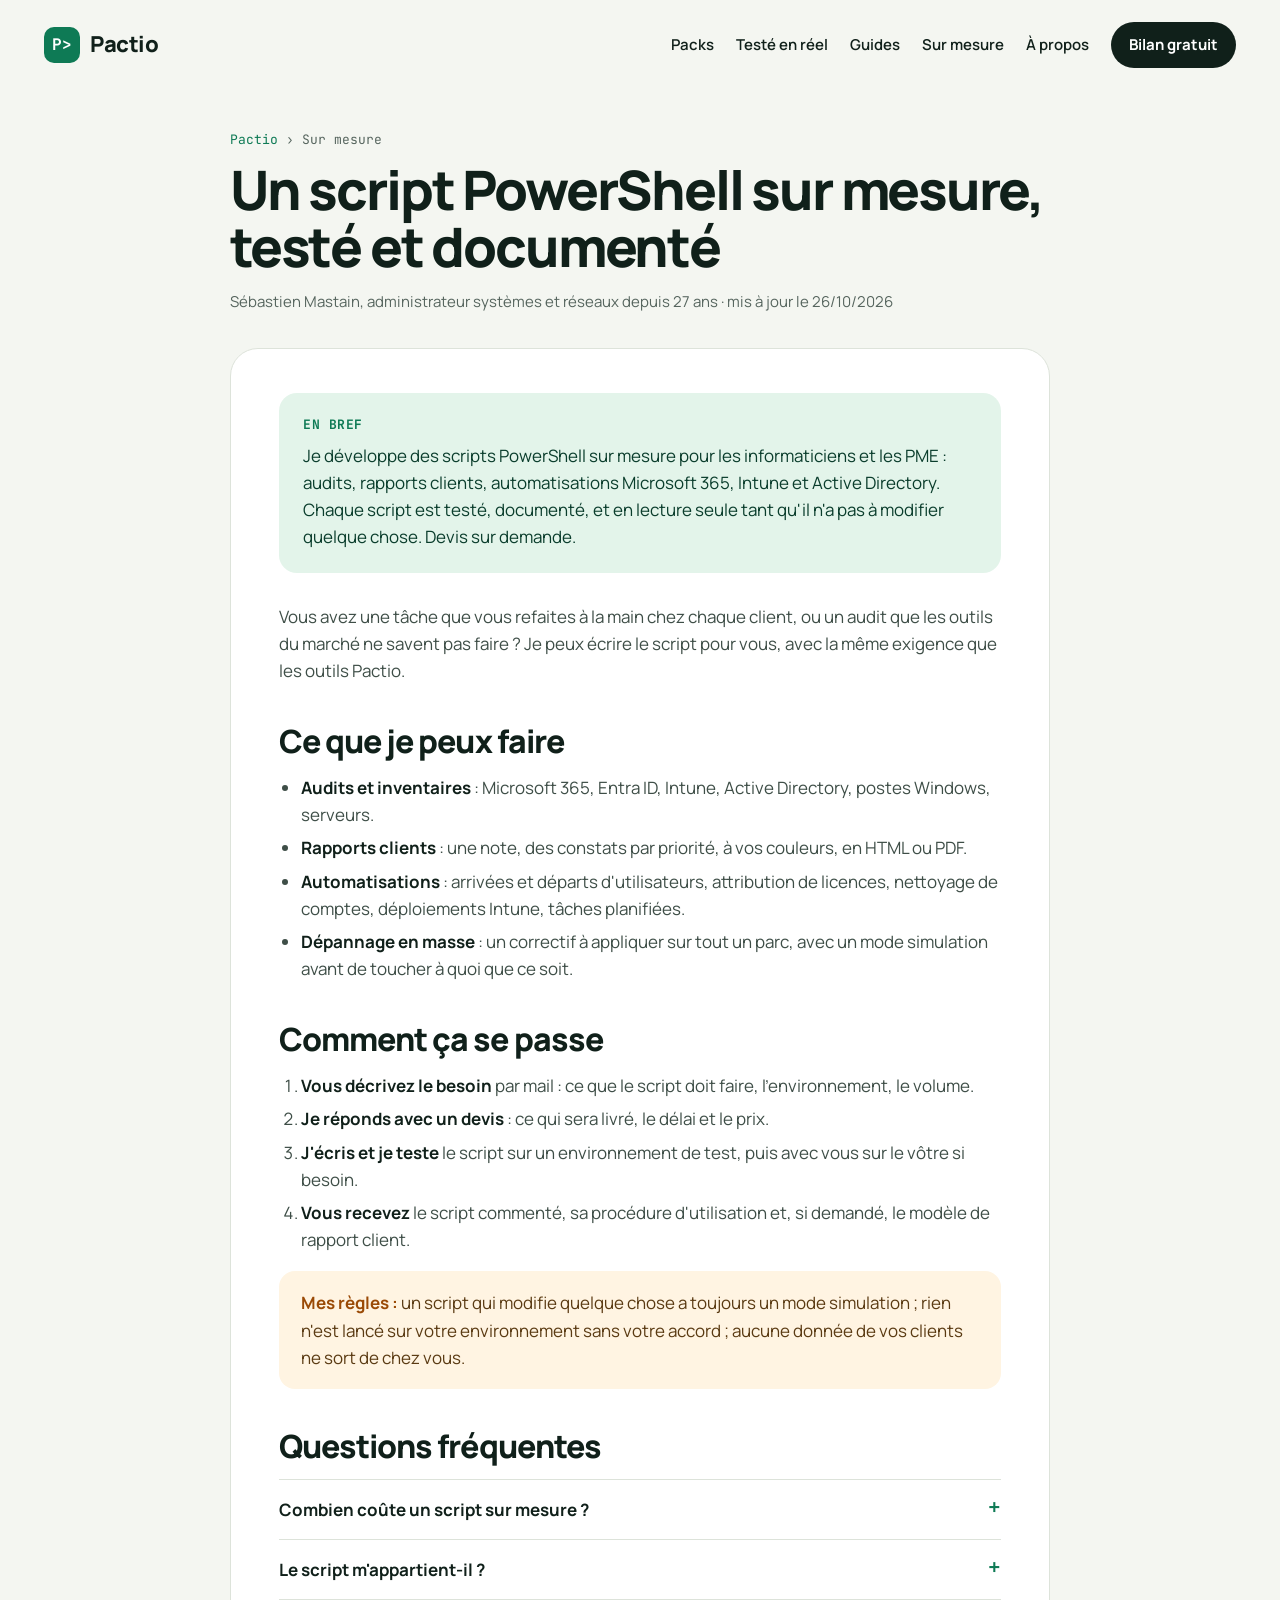
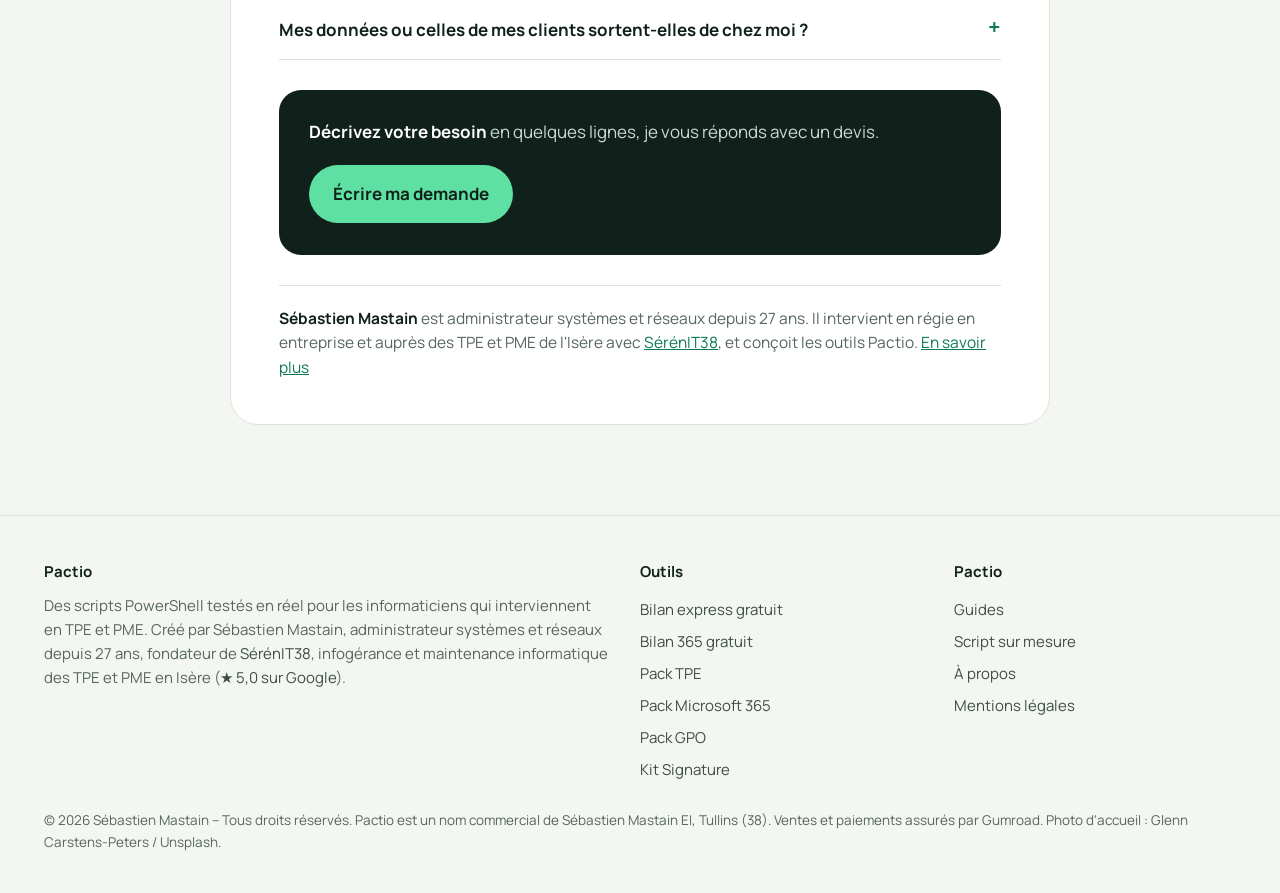
<file: script-sur-mesure.html>
<!doctype html>
<html lang="fr"><head><meta charset="utf-8"><meta name="viewport" content="width=device-width, initial-scale=1">
<title>Script PowerShell sur mesure pour informaticiens et PME — Pactio</title>
<meta name="description" content="Besoin d&#x27;un script PowerShell précis : audit, automatisation Microsoft 365, Intune ou Active Directory, rapport client ? Script écrit sur mesure, testé et documenté.">
<meta name="author" content="Sébastien Mastain">
<link rel="canonical" href="https://www.pactio-it.fr/script-sur-mesure.html">
<meta property="og:site_name" content="Pactio"><meta property="og:locale" content="fr_FR">
<meta property="og:title" content="Script PowerShell sur mesure pour informaticiens et PME — Pactio"><meta property="og:description" content="Besoin d&#x27;un script PowerShell précis : audit, automatisation Microsoft 365, Intune ou Active Directory, rapport client ? Script écrit sur mesure, testé et documenté.">
<meta property="og:type" content="article"><meta property="og:url" content="https://www.pactio-it.fr/script-sur-mesure.html"><meta property="og:image" content="https://www.pactio-it.fr/img/og-pactio.jpg">
<meta name="twitter:card" content="summary_large_image">
<link rel="icon" href="favicon.svg" type="image/svg+xml">
<link rel="preconnect" href="https://fonts.googleapis.com"><link rel="preconnect" href="https://fonts.gstatic.com" crossorigin>
<link rel="stylesheet" href="style.css?v=4">
<script type="application/ld+json">{"@context": "https://schema.org", "@type": "Article", "headline": "Un script PowerShell sur mesure, testé et documenté", "description": "Besoin d'un script PowerShell précis : audit, automatisation Microsoft 365, Intune ou Active Directory, rapport client ? Script écrit sur mesure, testé et documenté.", "inLanguage": "fr-FR", "datePublished": "2026-10-26", "dateModified": "2026-10-26", "author": {"@type": "Person", "name": "Sébastien Mastain", "jobTitle": "Administrateur systèmes et réseaux", "url": "https://www.pactio-it.fr/a-propos.html", "worksFor": {"@type": "Organization", "name": "SérénIT38", "url": "https://www.serenit38.fr"}}, "publisher": {"@type": "Organization", "name": "Pactio", "logo": {"@type": "ImageObject", "url": "https://www.pactio-it.fr/favicon.svg"}}, "mainEntityOfPage": "https://www.pactio-it.fr/script-sur-mesure.html", "image": "https://www.pactio-it.fr/img/og-pactio.jpg"}</script><script type="application/ld+json">{"@context": "https://schema.org", "@type": "BreadcrumbList", "itemListElement": [{"@type": "ListItem", "position": 1, "name": "Pactio", "item": "https://www.pactio-it.fr/"}, {"@type": "ListItem", "position": 2, "name": "Sur mesure", "item": "https://www.pactio-it.fr/script-sur-mesure.html"}, {"@type": "ListItem", "position": 3, "name": "Un script PowerShell sur mesure, testé et documenté", "item": "https://www.pactio-it.fr/script-sur-mesure.html"}]}</script><script type="application/ld+json">{"@context": "https://schema.org", "@type": "FAQPage", "mainEntity": [{"@type": "Question", "name": "Combien coûte un script sur mesure ?", "acceptedAnswer": {"@type": "Answer", "text": "Le prix dépend du besoin et du temps de test. Chaque demande reçoit un devis précis avant tout travail."}}, {"@type": "Question", "name": "Le script m'appartient-il ?", "acceptedAnswer": {"@type": "Answer", "text": "Vous pouvez l'utiliser librement dans votre entreprise et chez vos clients. Les conditions exactes sont précisées dans le devis."}}, {"@type": "Question", "name": "Mes données ou celles de mes clients sortent-elles de chez moi ?", "acceptedAnswer": {"@type": "Answer", "text": "Non. Le script se développe et se teste sur un environnement de test ; s'il faut le valider chez vous, c'est avec vous et sur votre accord."}}]}</script>
</head><body>
<a class="skip" href="#main">Aller au contenu</a>
<header class="top"><div class="wrap nav"><a class="brand" href="index.html" aria-label="Pactio, accueil"><span class="mark" aria-hidden="true">P&gt;</span>Pactio</a>
<nav aria-label="Navigation principale"><a href="index.html#outils">Packs</a><a href="index.html#tests">Testé en réel</a><a href="index.html#guides">Guides</a><a href="script-sur-mesure.html">Sur mesure</a><a href="a-propos.html">À propos</a><a class="cta" href="https://pactiofr.gumroad.com/l/bilan-express">Bilan gratuit</a></nav></div></header>
<main id="main"><div class="art-head"><div class="wrap"><div class="crumbs"><a href="index.html">Pactio</a> › Sur mesure</div><h1>Un script PowerShell sur mesure, testé et documenté</h1>
<div class="byline"><span>Sébastien Mastain, administrateur systèmes et réseaux depuis 27 ans · mis à jour le 26/10/2026</span></div></div></div>
<article><div class="tldr"><b>En bref</b><p>Je développe des scripts PowerShell sur mesure pour les informaticiens et les PME : audits, rapports clients, automatisations Microsoft 365, Intune et Active Directory. Chaque script est testé, documenté, et en lecture seule tant qu'il n'a pas à modifier quelque chose. Devis sur demande.</p></div><p>Vous avez une tâche que vous refaites à la main chez chaque client, ou un audit que les outils du marché ne savent pas faire ? Je peux écrire le script pour vous, avec la même exigence que les outils Pactio.</p>
<h2>Ce que je peux faire</h2>
<ul>
<li><b>Audits et inventaires</b> : Microsoft 365, Entra ID, Intune, Active Directory, postes Windows, serveurs.</li>
<li><b>Rapports clients</b> : une note, des constats par priorité, à vos couleurs, en HTML ou PDF.</li>
<li><b>Automatisations</b> : arrivées et départs d'utilisateurs, attribution de licences, nettoyage de comptes, déploiements Intune, tâches planifiées.</li>
<li><b>Dépannage en masse</b> : un correctif à appliquer sur tout un parc, avec un mode simulation avant de toucher à quoi que ce soit.</li>
</ul>
<h2>Comment ça se passe</h2>
<ol>
<li><b>Vous décrivez le besoin</b> par mail : ce que le script doit faire, l'environnement, le volume.</li>
<li><b>Je réponds avec un devis</b> : ce qui sera livré, le délai et le prix.</li>
<li><b>J'écris et je teste</b> le script sur un environnement de test, puis avec vous sur le vôtre si besoin.</li>
<li><b>Vous recevez</b> le script commenté, sa procédure d'utilisation et, si demandé, le modèle de rapport client.</li>
</ol>
<div class="note"><b>Mes règles :</b> un script qui modifie quelque chose a toujours un mode simulation ; rien n'est lancé sur votre environnement sans votre accord ; aucune donnée de vos clients ne sort de chez vous.</div>
<h2>Questions fréquentes</h2><div class="faq"><details><summary>Combien coûte un script sur mesure ?</summary><p>Le prix dépend du besoin et du temps de test. Chaque demande reçoit un devis précis avant tout travail.</p></details><details><summary>Le script m&#x27;appartient-il ?</summary><p>Vous pouvez l&#x27;utiliser librement dans votre entreprise et chez vos clients. Les conditions exactes sont précisées dans le devis.</p></details><details><summary>Mes données ou celles de mes clients sortent-elles de chez moi ?</summary><p>Non. Le script se développe et se teste sur un environnement de test ; s&#x27;il faut le valider chez vous, c&#x27;est avec vous et sur votre accord.</p></details></div>
<div class="cta-box"><p><b>Décrivez votre besoin</b> en quelques lignes, je vous réponds avec un devis.</p><a class="btn btn-a" href="mailto:contact@serenit38.fr?subject=Demande%20de%20script%20sur%20mesure%20Pactio&body=Bonjour%2C%0A%0ACe%20que%20le%20script%20doit%20faire%20%3A%0A%0AEnvironnement%20(Windows%2C%20Microsoft%20365%2C%20Intune%2C%20Active%20Directory%2C%20autre)%20%3A%0A%0ANombre%20de%20postes%20ou%20de%20comptes%20concern%C3%A9s%20%3A%0A%0AD%C3%A9lai%20souhait%C3%A9%20%3A%0A">Écrire ma demande</a></div>
<div class="author"><p><b>Sébastien Mastain</b> est administrateur systèmes et réseaux depuis 27 ans. Il intervient en régie en entreprise et auprès des TPE et PME de l'Isère avec <a href="https://www.serenit38.fr">SérénIT38</a>, et conçoit les outils Pactio. <a href="a-propos.html">En savoir plus</a></p></div>
</article></main>
<footer><div class="wrap"><div class="f">
<div><b>Pactio</b><p>Des scripts PowerShell testés en réel pour les informaticiens qui interviennent en TPE et PME. Créé par Sébastien Mastain, administrateur systèmes et réseaux depuis 27 ans, fondateur de <a style="display:inline" href="https://www.serenit38.fr" target="_blank" rel="noopener">SérénIT38</a>, infogérance et maintenance informatique des TPE et PME en Isère (<a style="display:inline" href="https://g.page/r/CY71vqANLK-BEBM" target="_blank" rel="noopener">★ 5,0 sur Google</a>).</p></div>
<div><b>Outils</b><a href="https://pactiofr.gumroad.com/l/bilan-express">Bilan express gratuit</a><a href="https://github.com/sebastienmastain/bilan-365">Bilan 365 gratuit</a><a href="https://pactiofr.gumroad.com/l/pack-tpe">Pack TPE</a><a href="https://pactiofr.gumroad.com/l/pack-scripts-m365">Pack Microsoft 365</a><a href="https://pactiofr.gumroad.com/l/pack-gpo">Pack GPO</a><a href="https://pactiofr.gumroad.com/l/kit-signature">Kit Signature</a></div>
<div><b>Pactio</b><a href="index.html#guides">Guides</a><a href="script-sur-mesure.html">Script sur mesure</a><a href="a-propos.html">À propos</a><a href="mentions-legales.html">Mentions légales</a></div>
</div><p class="legal">© 2026 Sébastien Mastain – Tous droits réservés. Pactio est un nom commercial de Sébastien Mastain EI, Tullins (38). Ventes et paiements assurés par Gumroad. Photo d'accueil : Glenn Carstens-Peters / Unsplash.</p></div></footer>
</body></html>
</file>
<file: style.css>
/* Pactio — feuille de style v4 (02/11/2026) — refonte claire
   Palette : fond #F4F6F1 · encre #10201A · vert #0E7A55 · vert clair #5EE0A3 · menthe #E3F4EA
   Polices : Manrope (texte et titres) · JetBrains Mono (console, étiquettes) */
@import url('https://fonts.googleapis.com/css2?family=JetBrains+Mono:wght@400;500;700&family=Manrope:wght@400;500;600;700;800&display=swap');

:root{
  --fond:#F4F6F1; --encre:#10201A; --texte:#3E4E47; --doux:#56655E; --ligne:#DDE3DA;
  --vert:#0E7A55; --vert-f:#0A3D2C; --vert-c:#5EE0A3; --menthe:#E3F4EA; --menthe-c:#EEF7F2;
  --ambre:#9A4A06; --ambre-f:#FFF4E2;
  --mono:'JetBrains Mono',Consolas,monospace; --corps:'Manrope',system-ui,sans-serif;
}
*{box-sizing:border-box}
html{scroll-behavior:smooth}
body{margin:0;font-family:var(--corps);font-size:17px;line-height:1.6;color:var(--encre);background:var(--fond);-webkit-font-smoothing:antialiased;overflow-x:hidden}
img{max-width:100%;height:auto}
a{color:var(--vert)} a:hover{color:var(--vert-f)}
a:focus-visible,button:focus-visible,summary:focus-visible{outline:3px solid var(--vert-c);outline-offset:3px;border-radius:6px}
.skip{position:absolute;left:-999px;top:8px;background:#fff;padding:8px 14px;border-radius:8px;z-index:10}
.skip:focus{left:8px}
.wrap{max-width:1240px;margin:0 auto;padding:0 24px}

/* En-tête */
.top{background:var(--fond)}
.nav{display:flex;flex-wrap:wrap;align-items:center;justify-content:space-between;gap:16px;padding-top:22px;padding-bottom:22px}
.brand{display:flex;align-items:center;gap:10px;text-decoration:none;color:var(--encre);font-weight:800;font-size:22px;letter-spacing:-.02em}
.brand:hover{color:var(--encre)}
.mark{width:36px;height:36px;border-radius:10px;background:var(--vert);color:#fff;display:flex;align-items:center;justify-content:center;font-family:var(--mono);font-weight:700;font-size:16px;letter-spacing:0}
.nav nav{display:flex;flex-wrap:wrap;align-items:center;gap:22px;font-size:15px;font-weight:600}
.nav nav a{color:var(--encre);text-decoration:none}
.nav nav a:hover{color:var(--vert)}
.nav nav a.cta{background:var(--encre);color:#fff;padding:11px 18px;border-radius:999px;font-weight:700}
.nav nav a.cta:hover{background:var(--vert);color:#fff}

/* Boutons */
.btn{display:inline-block;text-decoration:none;font-weight:700;border-radius:999px;padding:15px 24px;transition:transform .2s,background .2s}
.btn:hover{transform:translateY(-2px)}
.btn-a{background:var(--vert);color:#fff} .btn-a:hover{color:#fff;background:var(--vert-f)}
.btn-l{border:1.5px solid var(--encre);color:var(--encre)} .btn-l:hover{color:var(--encre);background:#fff}

/* Pages intérieures */
.art-head{padding:40px 0 34px}
.art-head .wrap{max-width:868px}
.art-head h1{margin:10px 0 0;font-size:clamp(2rem,4.6vw,3.4rem);line-height:1.06;letter-spacing:-.04em;font-weight:800;max-width:900px}
.crumbs{font-family:var(--mono);font-size:13px;color:var(--doux)}
.crumbs a{color:var(--vert);text-decoration:none}
.byline{margin-top:14px;font-size:15px;color:var(--doux)}
article{max-width:820px;margin:0 auto 90px;padding:44px 48px;background:#fff;border:1.5px solid var(--ligne);border-radius:28px;color:var(--texte)}
article p{margin:0 0 18px}
article h2{margin:40px 0 14px;color:var(--encre);font-size:clamp(1.5rem,3vw,2rem);line-height:1.12;letter-spacing:-.03em;font-weight:800}
article h2:first-child{margin-top:0}
article h3{margin:28px 0 10px;color:var(--encre);font-size:1.25rem;font-weight:800}
article ul,article ol{margin:0 0 18px;padding-left:22px}
article li{margin-bottom:6px}
article b,article strong{color:var(--encre)}
article code{font-family:var(--mono);font-size:.88em;background:var(--menthe-c);color:var(--vert-f);padding:2px 6px;border-radius:6px}
article pre{font-family:var(--mono);font-size:14px;background:var(--encre);color:#CFE2D8;padding:18px 20px;border-radius:14px;overflow-x:auto;margin:0 0 18px}
article pre code{background:none;color:inherit;padding:0}
article table{width:100%;border-collapse:collapse;margin:0 0 22px;font-size:15.5px;display:block;overflow-x:auto}
article th{text-align:left;background:var(--menthe-c);color:var(--encre);font-weight:800}
article th,article td{padding:12px 14px;border-bottom:1px solid var(--ligne);vertical-align:top}
article img{border-radius:16px}
.tldr{background:var(--menthe);border-radius:18px;padding:22px 24px;margin:0 0 30px;color:var(--vert-f)}
.tldr b{display:block;font-family:var(--mono);font-size:13px;letter-spacing:.04em;text-transform:uppercase;margin-bottom:6px;color:var(--vert)}
.tldr p{margin:0}
.note{background:var(--ambre-f);border-radius:16px;padding:18px 22px;margin:0 0 22px;color:#5A3A12}
.note b{color:var(--ambre)}
.faq{border-top:1px solid var(--ligne);margin:0 0 26px}
.faq details{border-bottom:1px solid var(--ligne);padding:16px 0}
.faq summary{cursor:pointer;list-style:none;font-weight:700;color:var(--encre);display:flex;justify-content:space-between;gap:14px}
.faq summary::-webkit-details-marker{display:none}
.faq summary::after{content:"+";color:var(--vert);font-size:22px;line-height:1;transition:transform .2s}
.faq details[open] summary::after{transform:rotate(45deg)}
.faq details p{margin:10px 0 0}
.cta-box{background:var(--encre);color:#C9DDD3;border-radius:22px;padding:28px 30px;margin:30px 0}
.cta-box p{margin:0 0 16px}
.cta-box b{color:#fff}
.cta-box code{background:#22382F;color:var(--vert-c)}
.cta-box a:not(.btn){color:var(--vert-c)}
.cta-box .btn-a{background:var(--vert-c);color:var(--encre)}
.cta-box .btn-l{border-color:#6FA88E;color:#fff}
.cta-box .btn{margin:4px 8px 4px 0}
.author{border-top:1px solid var(--ligne);padding-top:20px;margin-top:30px;font-size:15.5px;color:var(--doux)}
.author p{margin:0}
form{display:grid;gap:14px}
label{font-weight:700;color:var(--encre);font-size:15px}
input,textarea,select{font:inherit;width:100%;padding:12px 14px;border:1.5px solid var(--ligne);border-radius:12px;background:#fff}
input:focus,textarea:focus,select:focus{outline:3px solid var(--menthe);border-color:var(--vert)}

/* Pied de page */
footer{border-top:1px solid var(--ligne);margin-top:20px}
footer .f{display:grid;grid-template-columns:2fr 1fr 1fr;gap:32px;padding:44px 0 24px;font-size:15px;color:var(--doux)}
footer .f b{display:block;color:var(--encre);margin-bottom:10px}
footer .f a{display:block;color:var(--texte);text-decoration:none;padding:4px 0}
footer .f a:hover{color:var(--vert)}
footer .f p{margin:0}
footer .legal{font-size:13.5px;color:var(--doux);padding:0 0 40px;margin:0}
@media (max-width:760px){footer .f{grid-template-columns:1fr}}

/* Accueil : animations */
@property --n{syntax:'<integer>';inherits:false;initial-value:0}
@property --m{syntax:'<integer>';inherits:false;initial-value:0}
@property --a{syntax:'<integer>';inherits:false;initial-value:0}
.pz{animation:pz 22s ease-in-out infinite alternate}
@keyframes pz{from{transform:scale(1.02)}to{transform:scale(1.12) translate(-2%,-1%)}}
.ln{opacity:0;animation:ln .3s ease-out forwards}
@keyframes ln{from{opacity:0;transform:translateX(-6px)}to{opacity:1;transform:none}}
.pop{opacity:0;animation:pop .7s cubic-bezier(.2,.9,.3,1.2) forwards}
@keyframes pop{from{opacity:0;transform:translateY(24px) scale(.92)}to{opacity:1;transform:none}}
.ring{stroke-dasharray:327;stroke-dashoffset:327;animation:ring 1.6s ease-out forwards}
@keyframes ring{to{stroke-dashoffset:29}}
.cnt{animation:cnt 1.6s ease-out forwards;counter-reset:n var(--n)}
.cnt::after{content:counter(n)}
@keyframes cnt{to{--n:91}}
.cm{animation:cm 1.4s ease-out 2.4s forwards;counter-reset:m var(--m)}
.cm::after{content:counter(m)}
@keyframes cm{to{--m:78}}
.bar{width:0;animation:bar 1.3s ease-in-out .7s forwards}
@keyframes bar{to{width:100%}}
.ca{animation:ca 2.2s ease-out .4s forwards;counter-reset:a var(--a)}
.ca::after{content:counter(a)}
@keyframes ca{to{--a:1300}}
.words{animation:words 10s cubic-bezier(.7,0,.2,1) infinite}
@keyframes words{0%,18%{transform:translateY(0)}25%,43%{transform:translateY(-1.5em)}50%,68%{transform:translateY(-3em)}75%,93%{transform:translateY(-4.5em)}100%{transform:translateY(-6em)}}
.scrollrep{animation:scrollrep 22s ease-in-out 1s infinite alternate}
@keyframes scrollrep{0%,8%{transform:translateY(0)}92%,100%{transform:translateY(calc(-100% + 520px))}}
.mq{animation:mq 38s linear infinite}
@keyframes mq{to{transform:translateX(-50%)}}
.blink{animation:blink 1s steps(1) infinite}
@keyframes blink{50%{opacity:0}}
.card{transition:transform .25s ease,box-shadow .25s ease,border-color .25s ease}
.card:hover{transform:translateY(-8px);border-color:var(--vert) !important;box-shadow:0 24px 50px rgba(14,122,85,.16)}
.pulse{animation:pulse 2.4s ease-in-out infinite}
@keyframes pulse{50%{box-shadow:0 0 0 10px rgba(14,122,85,.14)}}
.home details summary{cursor:pointer;list-style:none}
.home details summary::-webkit-details-marker{display:none}
.home details[open] .plus{transform:rotate(45deg)}
.plus{transition:transform .2s;display:inline-block}
.tg{padding:12px 22px;min-height:44px;border:0;border-radius:999px;font-family:inherit;font-size:15px;font-weight:800;cursor:pointer;transition:background .25s,color .25s;background:transparent;color:var(--doux)}
.tg[aria-pressed="true"]{background:#fff;color:var(--encre);box-shadow:0 4px 12px rgba(16,32,26,.12)}
.tg-avec[aria-pressed="true"]{background:var(--vert);color:#fff}
[hidden]{display:none !important}
@media (max-width:640px){
.h1x{font-size:44px !important}
.h2x{font-size:34px !important}
.hv{height:500px !important}
.hv-photo{left:0 !important;bottom:150px !important;border-radius:20px !important}
.hv-term{width:100% !important}
.hv-score{width:200px !important;right:8px !important;top:12px !important;padding:12px !important}
.padx{padding:44px 22px !important;border-radius:24px !important}
.padc{padding:22px 18px !important}
article{padding:28px 20px;border-radius:20px}
}
@media (prefers-reduced-motion: reduce){
.pz,.scrollrep,.words,.mq,.blink,.pulse{animation:none}
.ln,.pop{opacity:1;animation:none}
.ring{animation:none;stroke-dashoffset:29}
.cnt,.ca,.cm,.bar{animation:none}
.bar{width:100%}.cm{--m:78}.cnt{--n:91}.ca{--a:1300}
}
</file>
